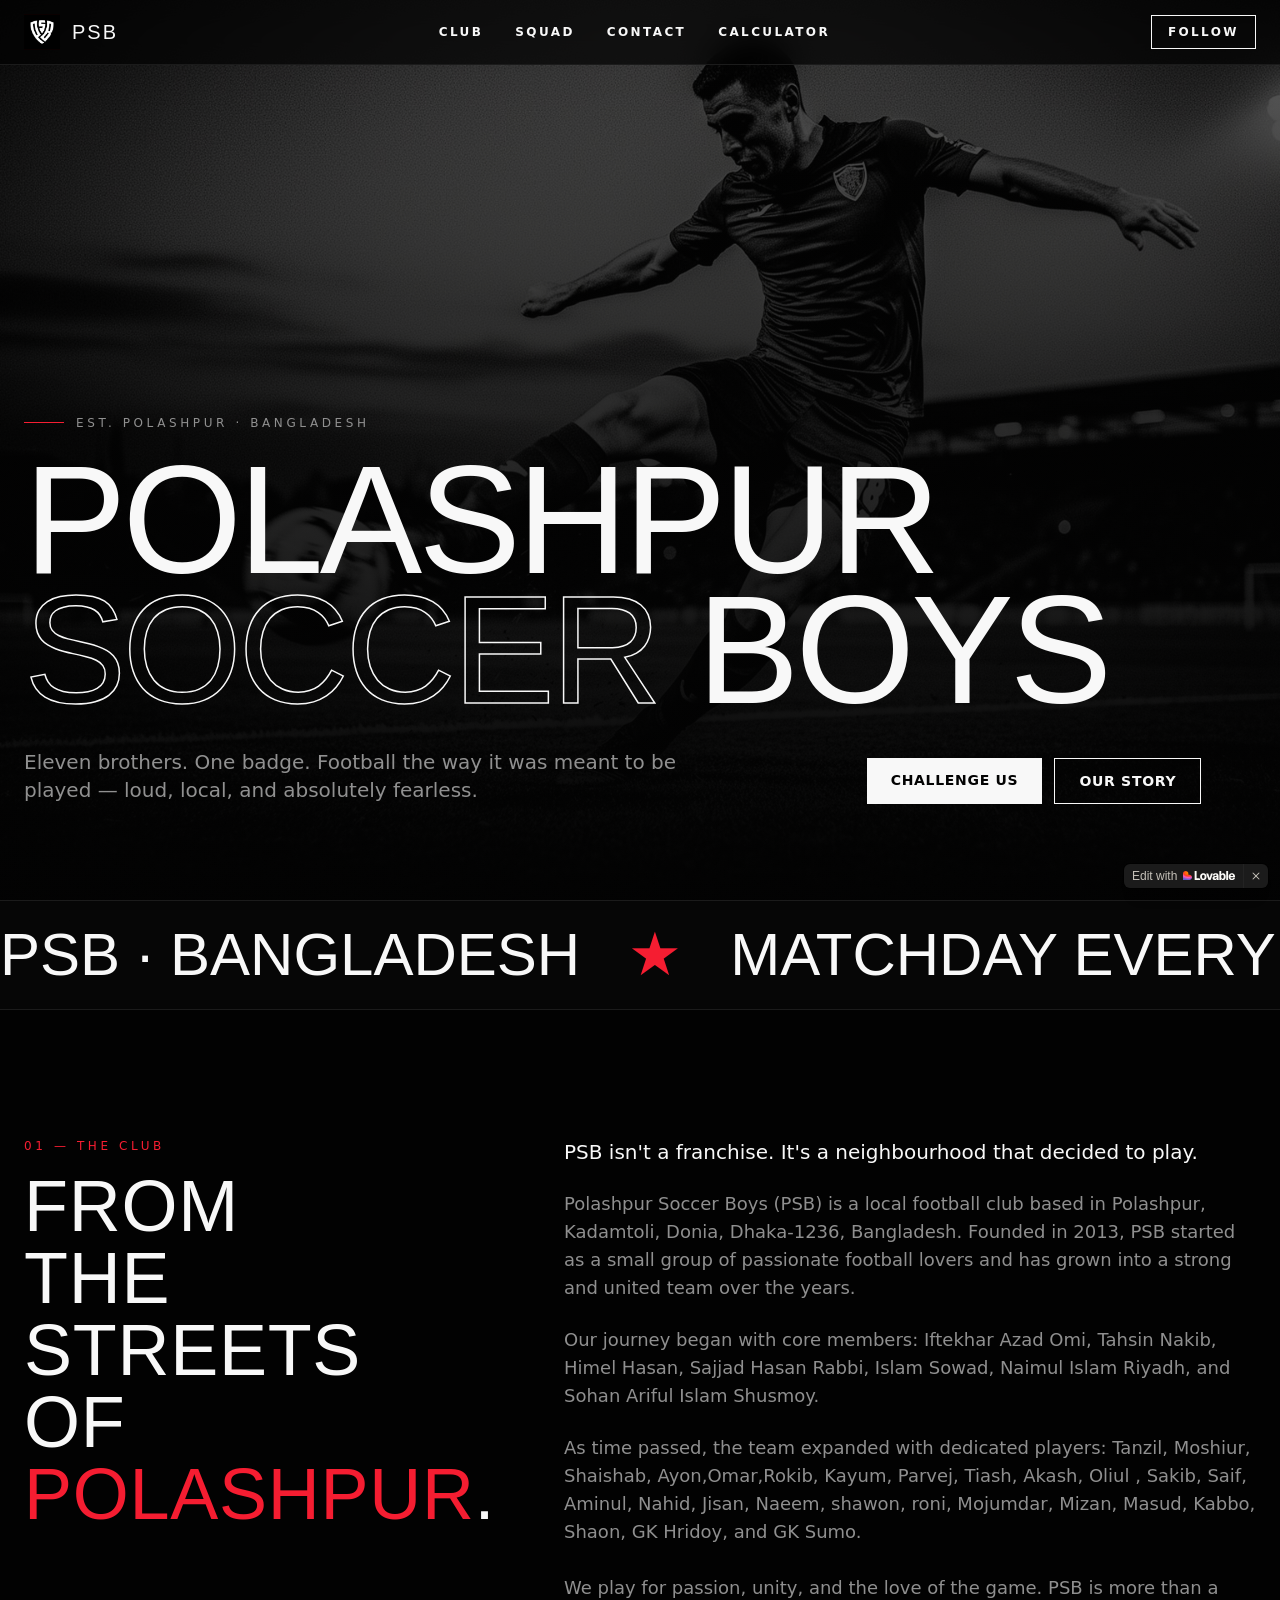
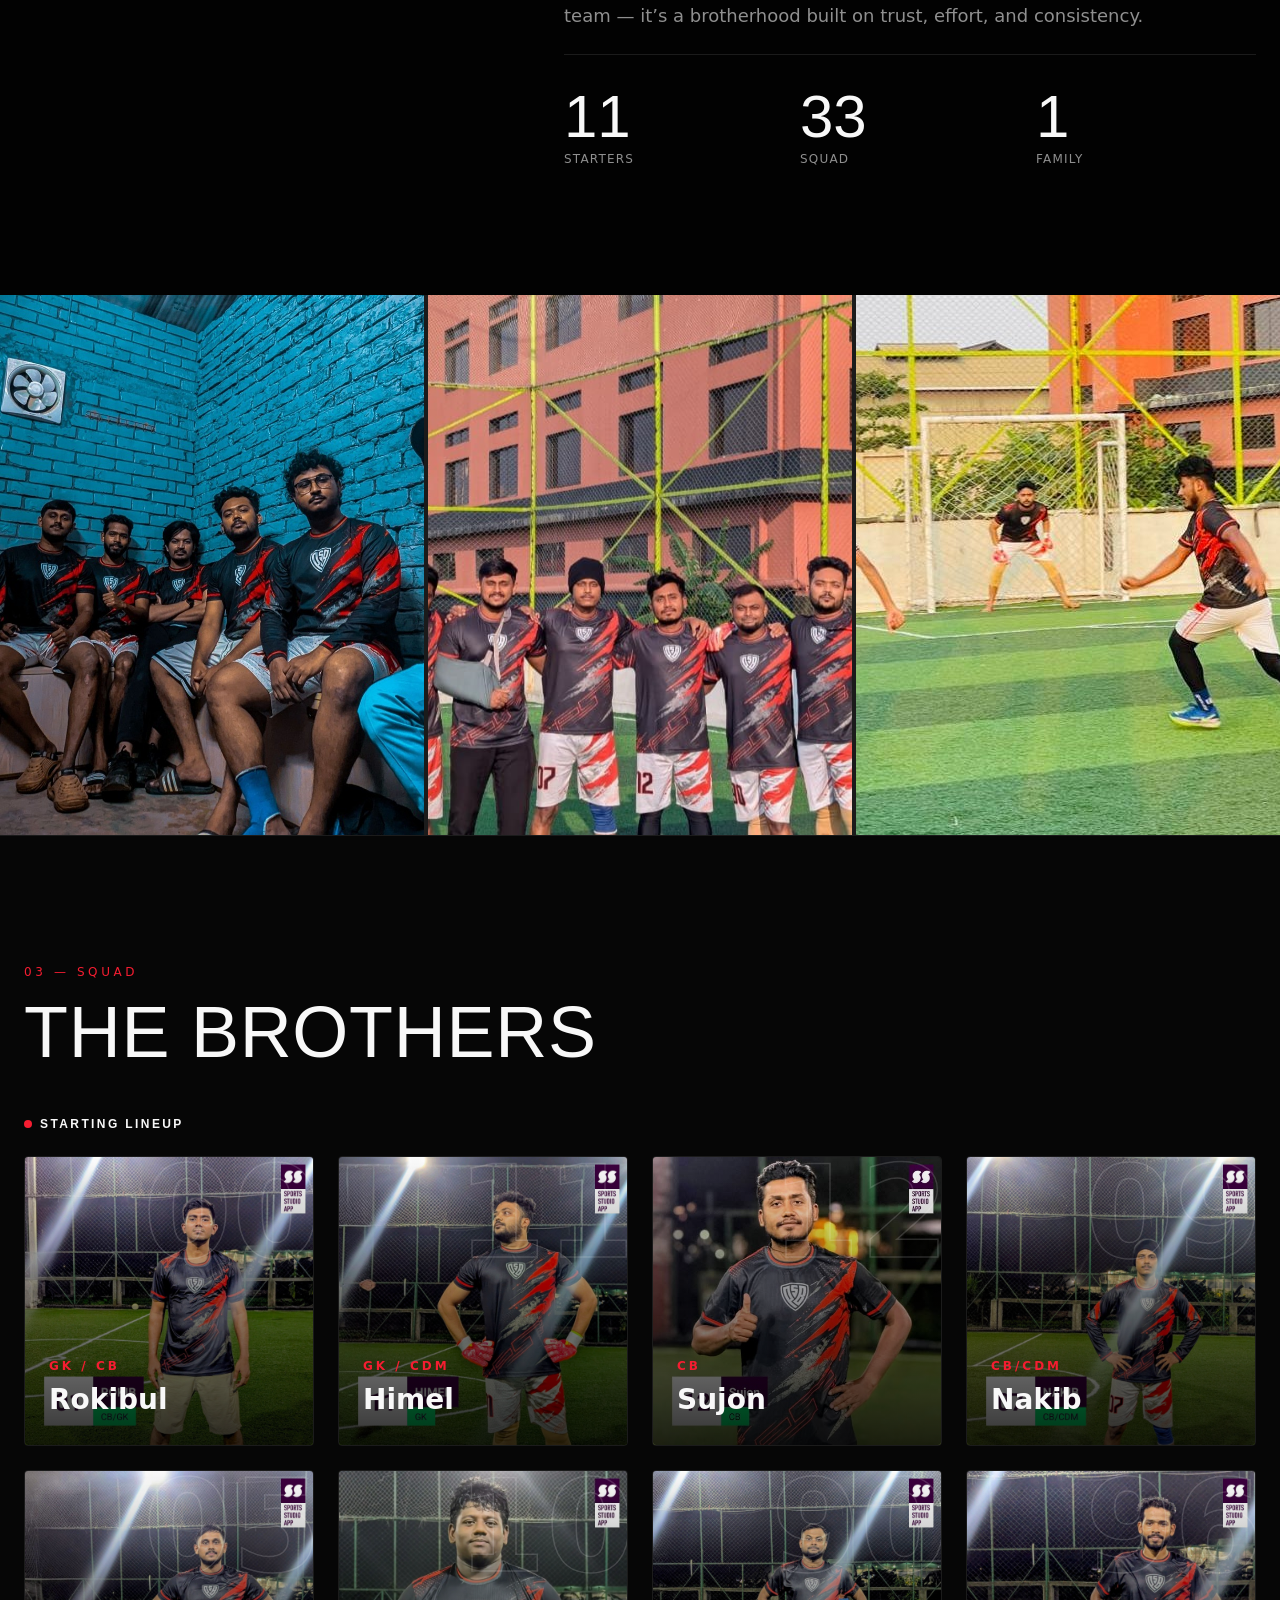
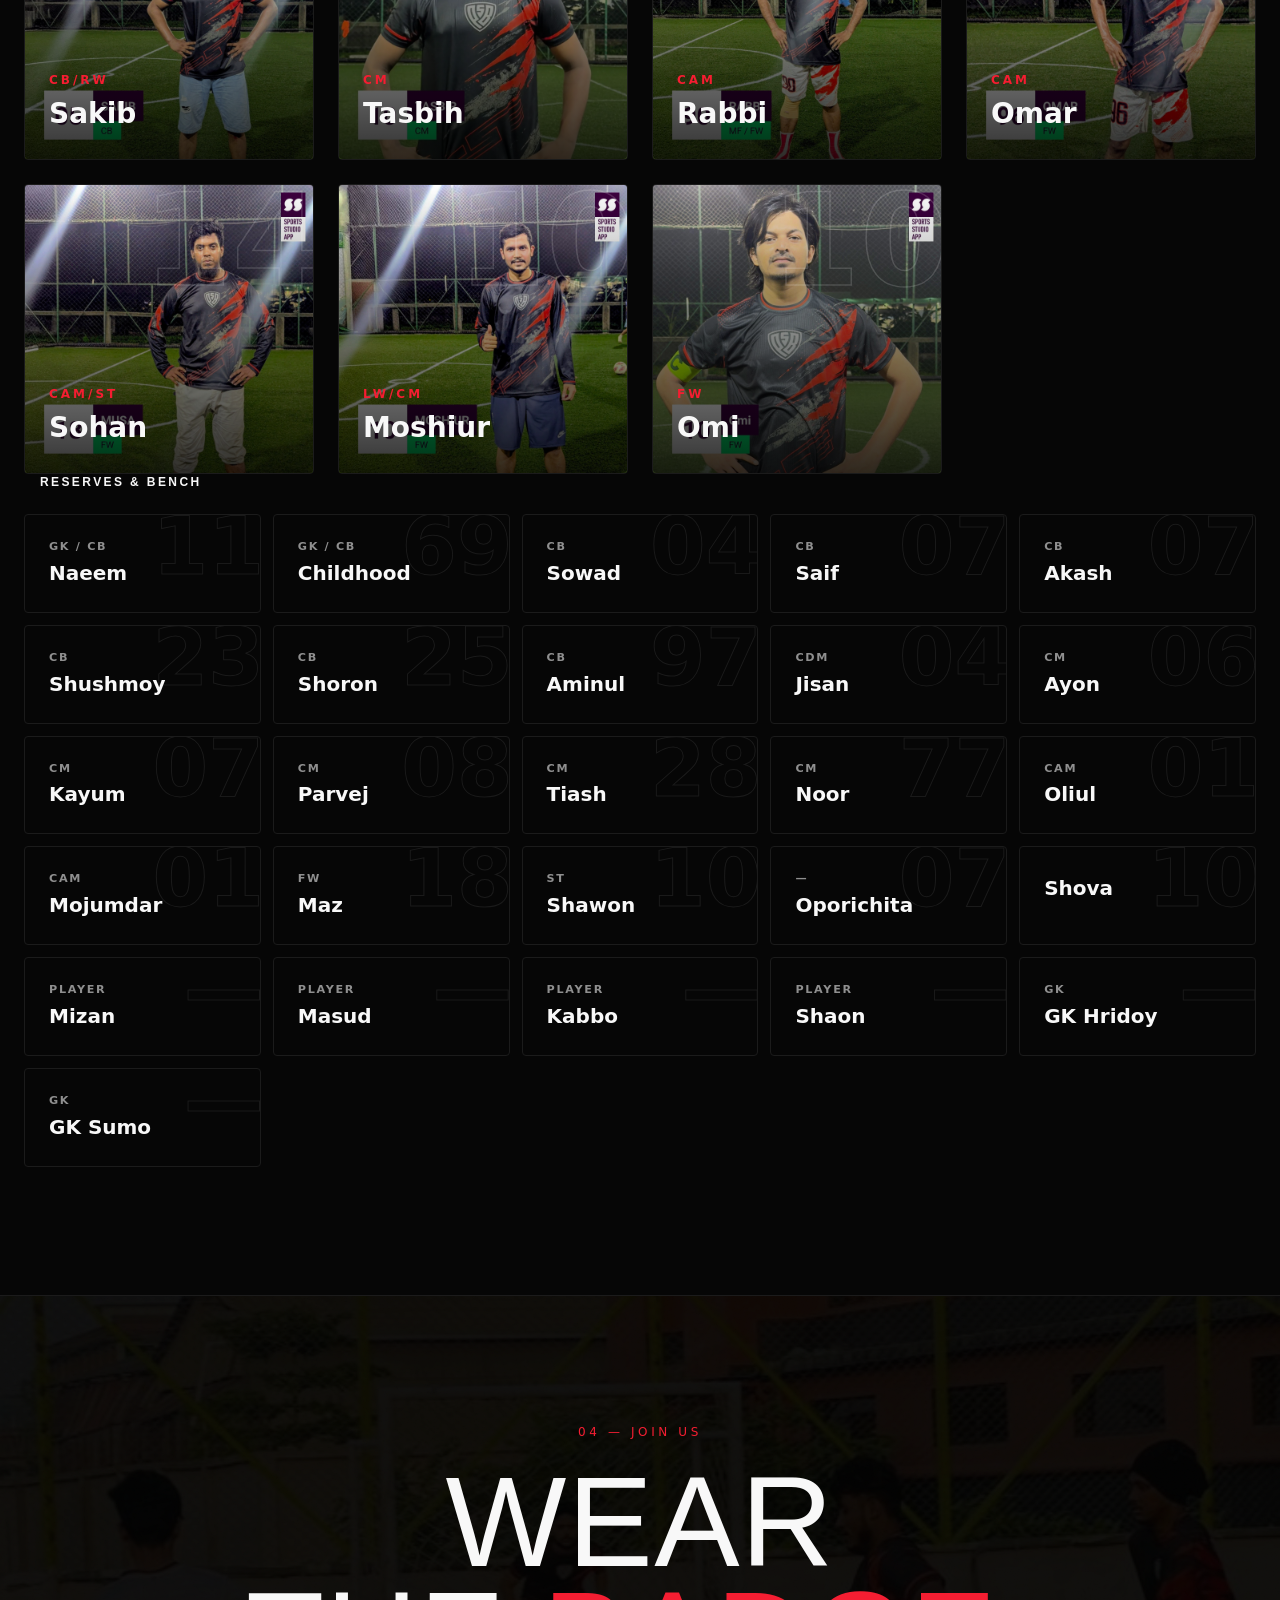
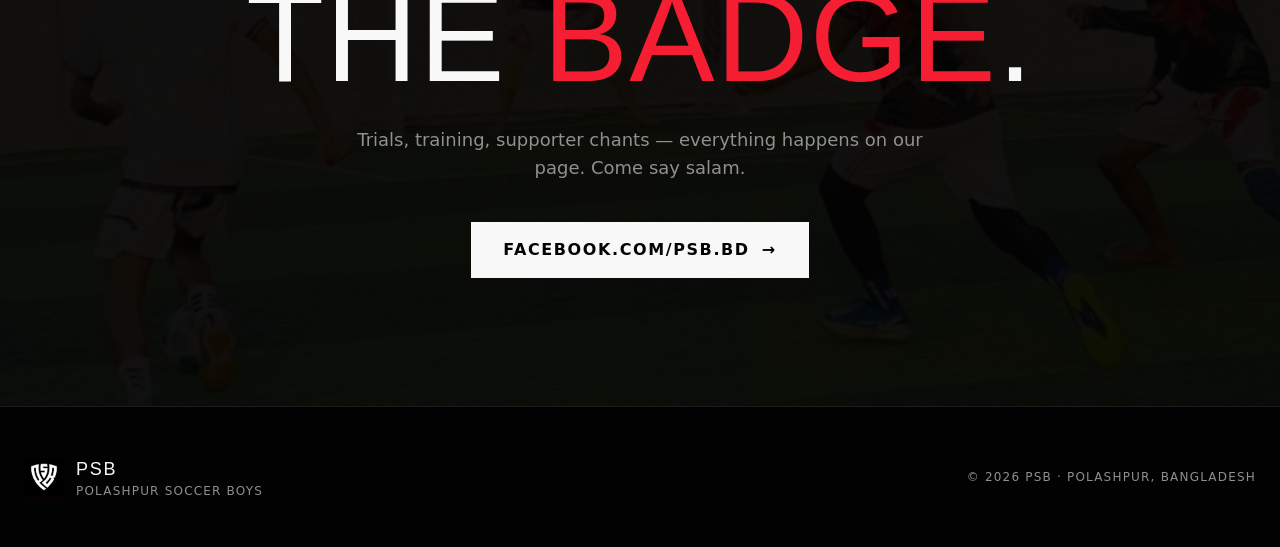
<file: index.html>
<!doctype html>
<!-- saved from url=(0131)#club -->
<html lang="en">
  <head>
    <meta http-equiv="Content-Type" content="text/html; charset=UTF-8" />
    <meta name="viewport" content="width=device-width, initial-scale=1" />
    <link
      rel="preload"
      as="image"
      href="./PSB — Polashpur Soccer Boys_files/psb-logo-67BC0daq.png" />
    <link
      rel="preload"
      as="image"
      href="./PSB — Polashpur Soccer Boys_files/hero-action-BTtTU5n8.jpg" />
    <link
      rel="stylesheet"
      href="./PSB — Polashpur Soccer Boys_files/styles-BU_aEldr.css"
      data-precedence="default" />
    <link
      rel="stylesheet"
      href="./PSB — Polashpur Soccer Boys_files/css2"
      data-precedence="default" />
    <title>PSB — Polashpur Soccer Boys</title>
    <meta name="author" content="Lovable" />
    <meta name="twitter:card" content="summary" />
    <meta name="twitter:site" content="@Lovable" />
    <meta
      name="description"
      content="Polashpur Soccer Boys (PSB) — football born from the streets of Polashpur, Bangladesh. Matches, squad, fixtures and the brotherhood behind the badge." />
    <meta property="og:title" content="PSB — Polashpur Soccer Boys" />
    <meta
      property="og:description"
      content="Football born from the streets of Polashpur, Bangladesh." />
    <meta property="og:type" content="website" />
    <link
      rel="modulepreload"
      href="https://id-preview--91b608c6-3920-46bf-b484-ef6518b02e42.lovable.app/assets/index-BHA5luhE.js" />
    <link
      rel="modulepreload"
      href="https://id-preview--91b608c6-3920-46bf-b484-ef6518b02e42.lovable.app/assets/index-CtsrwDdD.js" />
    <link rel="preconnect" href="https://fonts.googleapis.com/" />
    <link rel="preconnect" href="https://fonts.gstatic.com/" crossorigin="anonymous" />
    <link
      rel="canonical"
      href="https://id-preview--91b608c6-3920-46bf-b484-ef6518b02e42.lovable.app/" />
    <style>
      @font-face {
        font-family: "CameraPlainVariable";
        src: url("https://cdn.gpteng.co/mcp-widgets/v1/fonts/CameraPlainVariable.woff2")
          format("woff2");
        font-weight: 100 900;
        font-style: normal;
        font-display: swap;
      }

      #lovable-badge {
        --badge-bg: #1b1b1b;
        --badge-text: #c5c1b9;
        --badge-text-hover: #dcdad5;
        --badge-radius: 6px;
        --badge-padding: 8px;
        --badge-gap: 6px;
        --badge-shadow:
          0 0 0 1px rgba(0, 0, 0, 0.88), 0 1px 0 0 rgba(0, 0, 0, 0.04),
          0 2px 2px -1px rgba(0, 0, 0, 0.08), 0 4px 4px -2px rgba(0, 0, 0, 0.08),
          0 8px 8px -4px rgba(0, 0, 0, 0.08), 0 16px 16px -8px rgba(0, 0, 0, 0.08);
        --badge-transition-duration: 0.2s;
        --badge-transition-easing: cubic-bezier(0.16, 1, 0.32, 1);
        --focus-color: #575ecf;
        --focus-offset: 2px;
        --focus-width: 2px;

        position: fixed;
        bottom: 12px;
        right: 12px;
        height: 24px;
        display: flex;
        align-items: center;
        z-index: 1000000;
        background-color: var(--badge-bg);
        color: var(--badge-text);
        border-radius: var(--badge-radius);
        box-shadow: var(--badge-shadow);
        font-size: 12px;
        font-family:
          CameraPlainVariable,
          "CameraPlainVariable Fallback",
          -apple-system,
          BlinkMacSystemFont,
          "Segoe UI",
          Roboto,
          sans-serif;
        font-weight: 400 !important;
        text-transform: none !important;
        font-feature-settings: normal !important;
        transform: translateZ(0);
        will-change: transform, opacity;
      }

      #lovable-badge-cta {
        display: flex;
        align-items: center;
        gap: var(--badge-gap);
        padding: 0 var(--badge-padding);
        height: 100%;
        color: inherit;
        text-decoration: none;
        white-space: nowrap;
        border-radius: var(--badge-radius) 0 0 var(--badge-radius);
        transition:
          background-color var(--badge-transition-duration) ease,
          color var(--badge-transition-duration) ease,
          transform 0.1s ease;
      }

      #lovable-badge-cta:hover {
        background: rgba(255, 255, 255, 0.04);
        color: var(--badge-text-hover);
      }

      #lovable-badge-cta:active {
        transform: scale(0.98);
      }

      #lovable-badge-cta:focus {
        outline: none;
      }

      #lovable-badge-cta:focus-visible {
        outline: var(--focus-width) solid var(--focus-color);
        outline-offset: var(--focus-offset);
        z-index: 1;
      }

      #lovable-badge-text {
        line-height: 1;
      }

      #lovable-badge-divider {
        width: 1px;
        height: 24px;
        background-color: rgba(255, 255, 255, 0.04);
        flex-shrink: 0;
      }

      #lovable-badge-close {
        width: 24px;
        height: 24px;
        min-width: 24px;
        min-height: 24px;
        cursor: pointer;
        background: none;
        border: none;
        padding: 0;
        display: flex;
        align-items: center;
        justify-content: center;
        border-radius: 0 var(--badge-radius) var(--badge-radius) 0;
        flex-shrink: 0;
        transition:
          background-color var(--badge-transition-duration) ease,
          transform 0.1s ease;
      }

      #lovable-badge-close:hover {
        background: rgba(255, 255, 255, 0.04);
      }

      #lovable-badge-close:active {
        transform: scale(0.92);
      }

      #lovable-badge-close:focus {
        outline: none;
      }

      #lovable-badge-close:focus-visible {
        outline: var(--focus-width) solid var(--focus-color);
        outline-offset: calc(var(--focus-offset) * -1);
        z-index: 1;
      }

      #lovable-badge-close svg path {
        fill: var(--badge-text);
        transition: fill var(--badge-transition-duration) ease;
      }

      #lovable-badge-close:hover svg path {
        fill: var(--badge-text-hover);
      }

      @media (prefers-reduced-motion: reduce) {
        #lovable-badge-cta,
        #lovable-badge-close,
        #lovable-badge-close svg path {
          transition: none;
        }

        #lovable-badge-cta:active,
        #lovable-badge-close:active {
          transform: none;
        }
      }

      @media (prefers-contrast: high) {
        #lovable-badge {
          --badge-bg: #000;
          --badge-text: #fff;
          --badge-text-hover: #fff;
          border: 2px solid currentColor;
        }

        #lovable-badge-cta:focus-visible,
        #lovable-badge-close:focus-visible {
          outline-width: 3px;
        }
      }

      /* Custom Squad Styles */
      .player-grid {
        display: grid;
        grid-template-columns: repeat(auto-fill, minmax(280px, 1fr));
        gap: 16px;
      }
      @media (min-width: 640px) {
        .player-grid {
          gap: 24px;
        }
      }
      .player-card {
        position: relative;
        overflow: hidden;
        aspect-ratio: 1 / 1;
        background-color: var(--card);
        border: 1px solid var(--border);
        border-radius: 4px;
        cursor: pointer;
        display: flex;
        flex-direction: column;
        justify-content: flex-end;
      }
      .player-card img {
        position: absolute;
        inset: 0;
        width: 100%;
        height: 100%;
        object-fit: cover;
        transition: transform 0.8s cubic-bezier(0.16, 1, 0.32, 1);
        z-index: 1;
      }
      .player-card:hover img {
        transform: scale(1.06);
      }
      .player-card::after {
        content: "";
        position: absolute;
        inset: 0;
        background: linear-gradient(
          to top,
          rgba(0, 0, 0, 0.95) 0%,
          rgba(0, 0, 0, 0.4) 60%,
          transparent 100%
        );
        opacity: 0.85;
        z-index: 2;
        transition: opacity 0.3s ease;
      }
      .player-card:hover::after {
        opacity: 0.92;
      }
      .player-card-number {
        font-family: inherit;
        font-size: 8rem;
        font-weight: 900;
        line-height: 1;
        position: absolute;
        top: -0.5rem;
        right: -0.5rem;
        opacity: 0.15;
        -webkit-text-stroke: 1.5px #fff;
        color: transparent;
        z-index: 3;
        transition: all 0.5s cubic-bezier(0.16, 1, 0.32, 1);
        pointer-events: none;
      }
      .player-card:hover .player-card-number {
        opacity: 0.65;
        color: var(--accent);
        -webkit-text-stroke: 1.5px var(--accent);
        transform: translate(-4px, 4px);
      }
      .player-card-info {
        position: relative;
        padding: 24px;
        z-index: 4;
        width: 100%;
      }
      .player-card-position {
        font-size: 0.75rem;
        font-weight: 700;
        text-transform: uppercase;
        letter-spacing: 0.25em;
        color: var(--accent);
        transition: color 0.3s ease;
      }
      .player-card-name {
        font-size: 1.75rem;
        font-weight: 700;
        color: var(--foreground);
        margin-top: 4px;
        transition: color 0.3s ease;
      }
      .player-card:hover .player-card-name {
        color: var(--accent);
      }

      /* Bench Grid Styling */
      .bench-grid {
        display: grid;
        grid-template-columns: repeat(auto-fill, minmax(220px, 1fr));
        gap: 12px;
      }
      .bench-card {
        background-color: var(--card);
        border: 1px solid var(--border);
        padding: 24px;
        position: relative;
        overflow: hidden;
        border-radius: 4px;
        transition:
          background-color 0.3s ease,
          border-color 0.3s ease;
        cursor: pointer;
      }
      .bench-card:hover {
        background-color: var(--background);
        border-color: var(--accent);
      }
      .bench-card-number {
        font-size: 5rem;
        font-weight: 900;
        line-height: 1;
        position: absolute;
        top: -0.5rem;
        right: -0.25rem;
        opacity: 0.08;
        -webkit-text-stroke: 1px #fff;
        color: transparent;
        transition: all 0.3s ease;
        pointer-events: none;
      }
      .bench-card:hover .bench-card-number {
        opacity: 0.4;
        color: var(--accent);
        -webkit-text-stroke: 1px var(--accent);
      }
      .bench-card-info {
        position: relative;
        z-index: 2;
      }
      .bench-card-position {
        font-size: 0.7rem;
        font-weight: 600;
        text-transform: uppercase;
        letter-spacing: 0.15em;
        color: var(--muted-foreground);
        transition: color 0.3s ease;
      }
      .bench-card:hover .bench-card-position {
        color: var(--accent);
      }
      .bench-card-name {
        font-size: 1.25rem;
        font-weight: 700;
        margin-top: 2px;
        color: var(--foreground);
        transition: color 0.3s ease;
      }
      .bench-card:hover .bench-card-name {
        color: var(--accent);
      }

      /* Mobile Menu Button & Drawer */
      #mobile-menu-btn {
        display: none;
        flex-direction: column;
        justify-content: space-between;
        width: 24px;
        height: 16px;
        background: transparent;
        border: none;
        cursor: pointer;
        padding: 0;
        z-index: 100;
      }
      #mobile-menu-btn span {
        display: block;
        width: 100%;
        height: 2px;
        background-color: var(--foreground);
        transition: transform 0.3s ease, opacity 0.3s ease;
      }
      #mobile-menu-btn.active span:nth-child(1) {
        transform: translateY(7px) rotate(45deg);
      }
      #mobile-menu-btn.active span:nth-child(2) {
        opacity: 0;
      }
      #mobile-menu-btn.active span:nth-child(3) {
        transform: translateY(-7px) rotate(-45deg);
      }
      
      #mobile-menu-drawer {
        position: fixed;
        inset: 0;
        background-color: rgba(8, 8, 10, 0.98);
        backdrop-filter: blur(20px);
        -webkit-backdrop-filter: blur(20px);
        z-index: 90;
        display: flex;
        flex-direction: column;
        justify-content: center;
        align-items: center;
        opacity: 0;
        pointer-events: none;
        transition: opacity 0.3s ease;
      }
      #mobile-menu-drawer.active {
        opacity: 1;
        pointer-events: auto;
      }
      #mobile-menu-drawer nav {
        display: flex;
        flex-direction: column;
        align-items: center;
        gap: 24px;
      }
      #mobile-menu-drawer nav a {
        font-family: inherit;
        font-size: 2.25rem;
        font-weight: 700;
        text-transform: uppercase;
        letter-spacing: 0.15em;
        text-decoration: none;
        color: var(--foreground);
        transition: color 0.3s ease;
      }
      #mobile-menu-drawer nav a:hover {
        color: var(--accent);
      }
      
      @media (max-width: 767px) {
        #mobile-menu-btn {
          display: flex;
        }
      }
    </style>
    <meta name="twitter:title" content="PSB — Polashpur Soccer Boys" />
    <meta
      name="twitter:description"
      content="Football born from the streets of Polashpur, Bangladesh." />
    <meta
      property="og:image"
      content="https://pub-bb2e103a32db4e198524a2e9ed8f35b4.r2.dev/1128fd66-a295-4342-b4fe-37af04469e18/id-preview-1e6e2269--91b608c6-3920-46bf-b484-ef6518b02e42.lovable.app-1780293743636.png" />
    <meta
      name="twitter:image"
      content="https://pub-bb2e103a32db4e198524a2e9ed8f35b4.r2.dev/1128fd66-a295-4342-b4fe-37af04469e18/id-preview-1e6e2269--91b608c6-3920-46bf-b484-ef6518b02e42.lovable.app-1780293743636.png" />
    <link
      rel="stylesheet"
      href="chrome-extension://f4117f8a-6a7b-4f2e-b6c1-9ade6cb45b6c/app/content-style.css" />
  </head>
  <body>
    <!--$-->
    <div class="min-h-screen bg-background text-foreground overflow-x-hidden">
      <header
        class="fixed top-0 inset-x-0 z-50 backdrop-blur-md bg-background/70 border-b border-border">
        <div class="max-w-[1400px] mx-auto px-6 h-16 flex items-center justify-between">
          <a href="#top" class="flex items-center gap-3"
            ><img
              src="./PSB — Polashpur Soccer Boys_files/psb-logo-67BC0daq.png"
              alt="PSB"
              class="h-9 w-9 invert-0" /><span class="font-display text-xl tracking-widest"
              >PSB</span
            ></a
          >
          <nav
            class="hidden md:flex items-center gap-8 text-xs font-semibold uppercase tracking-[0.2em]">
            <a href="#club" class="hover:text-accent transition">Club</a
            ><a href="#squad" class="hover:text-accent transition">Squad</a
            ><a href="#contact" class="hover:text-accent transition">Contact</a
            ><a href="calculator.html" class="hover:text-accent transition">Calculator</a>
          </nav>
          <a
            href="https://www.facebook.com/psb.bd"
            target="_blank"
            rel="noreferrer"
            class="hidden sm:inline-flex items-center gap-2 text-xs font-bold uppercase tracking-[0.2em] border border-foreground px-4 py-2 hover:bg-foreground hover:text-primary-foreground transition"
            >Follow</a
          >
          <!-- Hamburger Button (mobile only) -->
          <button id="mobile-menu-btn" class="md:hidden flex flex-col justify-between w-6 h-4 bg-transparent border-none cursor-pointer z-[100]" aria-label="Toggle Navigation">
            <span class="w-full h-0.5 bg-foreground transition-all duration-300"></span>
            <span class="w-full h-0.5 bg-foreground transition-all duration-300"></span>
            <span class="w-full h-0.5 bg-foreground transition-all duration-300"></span>
          </button>
        </div>
      </header>
      
      <!-- Mobile Menu Drawer -->
      <div id="mobile-menu-drawer" class="fixed inset-0 bg-background/95 backdrop-blur-lg z-40 flex flex-col justify-center items-center gap-8 transition-all duration-300 opacity-0 pointer-events-none">
        <nav class="flex flex-col items-center gap-8 text-2xl font-display tracking-widest">
          <a href="#club" class="hover:text-accent transition">Club</a>
          <a href="#squad" class="hover:text-accent transition">Squad</a>
          <a href="#contact" class="hover:text-accent transition">Contact</a>
          <a href="calculator.html" class="hover:text-accent transition">Calculator</a>
          <a href="https://www.facebook.com/psb.bd" target="_blank" rel="noreferrer" class="mt-4 inline-block text-sm font-bold uppercase tracking-[0.2em] border border-foreground px-8 py-3 hover:bg-foreground hover:text-primary-foreground transition">Follow</a>
        </nav>
      </div>
      <section id="top" class="relative min-h-screen flex items-end pt-16 grain">
        <img
          src="./PSB — Polashpur Soccer Boys_files/hero-action-BTtTU5n8.jpg"
          alt=""
          class="absolute inset-0 w-full h-full object-cover opacity-50"
          width="1600"
          height="1200" />
        <div
          class="absolute inset-0 bg-gradient-to-t from-background via-background/70 to-background/30"></div>
        <div class="relative max-w-[1400px] mx-auto px-6 pb-16 md:pb-24 w-full">
          <div
            class="flex items-center gap-3 text-xs uppercase tracking-[0.3em] text-muted-foreground mb-6">
            <span class="h-px w-10 bg-accent"></span>Est. Polashpur · Bangladesh
          </div>
          <h1 class="font-display text-[18vw] md:text-[12vw] leading-[0.85] tracking-tight">
            POLASHPUR <br /><span class="text-stroke">SOCCER</span> BOYS
          </h1>
          <div class="mt-8 grid md:grid-cols-3 gap-8 items-end">
            <p class="md:col-span-2 text-lg md:text-xl text-muted-foreground max-w-2xl">
              Eleven brothers. One badge. Football the way it was meant to be played — loud, local,
              and absolutely fearless.
            </p>
            <div class="flex gap-3">
              <a
                href="https://wa.me/8801516150533?text=Salam!%20We%20want%20to%20challenge%20PSB%20to%20a%20match!"
                target="_blank"
                rel="noreferrer"
                class="bg-foreground text-primary-foreground px-6 py-3 text-sm font-bold uppercase tracking-wider hover:bg-accent hover:text-accent-foreground transition"
                >Challenge Us</a
              ><a
                href="#club"
                class="border border-foreground px-6 py-3 text-sm font-bold uppercase tracking-wider hover:bg-foreground hover:text-primary-foreground transition"
                >Our Story</a
              >
            </div>
          </div>
        </div>
      </section>
      <div class="border-y border-border py-6 overflow-hidden bg-card">
        <div class="marquee flex gap-12 whitespace-nowrap font-display text-4xl md:text-6xl">
          <div class="flex gap-12 items-center shrink-0">
            <span class="">PSB · BANGLADESH</span><span class="text-accent">★</span
            ><span class="">MATCHDAY EVERY SATURDAY</span><span class="text-accent">★</span
            ><span class="">POLASHPUR PRIDE</span><span class="text-accent">★</span
            ><span class="">SINCE DAY ONE</span><span class="text-accent">★</span>
          </div>
          <div class="flex gap-12 items-center shrink-0">
            <span class="">PSB · BANGLADESH</span><span class="text-accent">★</span
            ><span class="">MATCHDAY EVERY SATURDAY</span><span class="text-accent">★</span
            ><span class="">POLASHPUR PRIDE</span><span class="text-accent">★</span
            ><span class="">SINCE DAY ONE</span><span class="text-accent">★</span>
          </div>
        </div>
      </div>
      <section id="club" class="max-w-[1400px] mx-auto px-6 py-24 md:py-32">
        <div class="grid md:grid-cols-12 gap-8 md:gap-16">
          <div class="md:col-span-5">
            <div class="text-xs uppercase tracking-[0.3em] text-accent mb-4">01 — The Club</div>
            <h2 class="font-display text-5xl md:text-7xl leading-none">
              FROM <br />
              THE STREETS <br />
              OF <span class="text-accent">POLASHPUR</span>.
            </h2>
          </div>
          <div class="md:col-span-7 space-y-6 text-muted-foreground text-lg">
            <p class="text-foreground text-xl">
              PSB isn't a franchise. It's a neighbourhood that decided to play.
            </p>
            <p>
              Polashpur Soccer Boys (PSB) is a local football club based in Polashpur, Kadamtoli,
              Donia, Dhaka-1236, Bangladesh. Founded in 2013, PSB started as a small group of
              passionate football lovers and has grown into a strong and united team over the years.
            </p>
            <p>
              Our journey began with core members: Iftekhar Azad Omi, Tahsin Nakib, Himel Hasan,
              Sajjad Hasan Rabbi, Islam Sowad, Naimul Islam Riyadh, and Sohan Ariful Islam Shusmoy.
            </p>

            <p>
              As time passed, the team expanded with dedicated players: Tanzil, Moshiur, Shaishab,
              Ayon,Omar,Rokib, Kayum, Parvej, Tiash, Akash, Oliul , Sakib, Saif, Aminul, Nahid,
              Jisan, Naeem, shawon, roni, Mojumdar, Mizan, Masud, Kabbo, Shaon, GK Hridoy, and GK Sumo.
              <br /><br />
              We play for passion, unity, and the love of the game. PSB is more than a team — it’s a
              brotherhood built on trust, effort, and consistency.
            </p>
            <div class="grid grid-cols-3 gap-4 pt-8 border-t border-border">
              <div>
                <div class="font-display text-5xl md:text-6xl text-foreground">11</div>
                <div class="text-xs uppercase tracking-widest text-muted-foreground mt-1">
                  Starters
                </div>
              </div>
              <div>
                <div class="font-display text-5xl md:text-6xl text-foreground">33</div>
                <div class="text-xs uppercase tracking-widest text-muted-foreground mt-1">
                  Squad
                </div>
              </div>
              <div>
                <div class="font-display text-5xl md:text-6xl text-foreground">1</div>
                <div class="text-xs uppercase tracking-widest text-muted-foreground mt-1">
                  Family
                </div>
              </div>
            </div>
          </div>
        </div>
      </section>
      <section class="grid md:grid-cols-3 gap-1 bg-border">
        <img
          src="./PSB — Polashpur Soccer Boys_files/team-huddle-B8u_uilx.jpg"
          alt="Team huddle"
          loading="lazy"
          width="1200"
          height="900"
          class="w-full h-[60vh] object-cover" /><img
          src="./PSB — Polashpur Soccer Boys_files/cleats-nlrKn9gi.jpg"
          alt="Cleats on the pitch"
          loading="lazy"
          width="1000"
          height="1200"
          class="w-full h-[60vh] object-cover" /><img
          src="./PSB — Polashpur Soccer Boys_files/ball-night-D55m0Zv7.jpg"
          alt="Ball under floodlights"
          loading="lazy"
          width="1200"
          height="800"
          class="w-full h-[60vh] object-cover" />
      </section>
      <section id="squad" class="bg-card border-y border-border">
        <div class="max-w-[1400px] mx-auto px-6 py-24 md:py-32">
          <div class="mb-12">
            <div class="text-xs uppercase tracking-[0.3em] text-accent mb-4">03 — Squad</div>
            <h2 class="font-display text-5xl md:text-7xl leading-none">THE BROTHERS</h2>
          </div>

          <!-- Starting XI Section -->
          <div class="mb-16">
            <h3
              class="text-xs uppercase tracking-[0.2em] text-accent/80 font-bold mb-6 flex items-center gap-2">
              <span class="inline-block w-2 h-2 bg-accent rounded-full"></span>
              Starting Lineup
            </h3>
            <div class="player-grid">
              <div class="player-card">
                <img src="./players/Rokibul.jpg" alt="Rokibul" loading="lazy" />
                <div class="player-card-number">00</div>
                <div class="player-card-info">
                  <div class="player-card-position">GK / CB</div>
                  <div class="player-card-name">Rokibul</div>
                </div>
              </div>
              <div class="player-card">
                <img src="./players/Himel.jpg" alt="Himel" loading="lazy" />
                <div class="player-card-number">11</div>
                <div class="player-card-info">
                  <div class="player-card-position">GK / CDM</div>
                  <div class="player-card-name">Himel</div>
                </div>
              </div>
              <div class="player-card">
                <img src="./players/sujon.jpg" alt="Sujon" loading="lazy" />
                <div class="player-card-number">12</div>
                <div class="player-card-info">
                  <div class="player-card-position">CB</div>
                  <div class="player-card-name">Sujon</div>
                </div>
              </div>
              <div class="player-card">
                <img src="./players/nakib.jpg" alt="Nakib" loading="lazy" />
                <div class="player-card-number">09</div>
                <div class="player-card-info">
                  <div class="player-card-position">CB/CDM</div>
                  <div class="player-card-name">Nakib</div>
                </div>
              </div>
              <div class="player-card">
                <img src="./players/Sakib.jpg" alt="Sakib" loading="lazy" />
                <div class="player-card-number">05</div>
                <div class="player-card-info">
                  <div class="player-card-position">CB/RW</div>
                  <div class="player-card-name">Sakib</div>
                </div>
              </div>
              <div class="player-card">
                <img src="./players/tasbih.webp" alt="Tasbih" loading="lazy" />
                <div class="player-card-number">10</div>
                <div class="player-card-info">
                  <div class="player-card-position">CM</div>
                  <div class="player-card-name">Tasbih</div>
                </div>
              </div>
              <div class="player-card">
                <img src="./players/Rabbi.jpg" alt="Rabbi" loading="lazy" />
                <div class="player-card-number">90</div>
                <div class="player-card-info">
                  <div class="player-card-position">CAM</div>
                  <div class="player-card-name">Rabbi</div>
                </div>
              </div>
              <div class="player-card">
                <img src="./players/Omar.jpg" alt="Omar" loading="lazy" />
                <div class="player-card-number">96</div>
                <div class="player-card-info">
                  <div class="player-card-position">CAM</div>
                  <div class="player-card-name">Omar</div>
                </div>
              </div>
              <div class="player-card">
                <img src="./players/Sohan.jpg" alt="Sohan" loading="lazy" />
                <div class="player-card-number">14</div>
                <div class="player-card-info">
                  <div class="player-card-position">CAM/ST</div>
                  <div class="player-card-name">Sohan</div>
                </div>
              </div>
              <div class="player-card">
                <img src="./players/Moshiur.jpg" alt="Moshiur" loading="lazy" />
                <div class="player-card-number">10</div>
                <div class="player-card-info">
                  <div class="player-card-position">LW/CM</div>
                  <div class="player-card-name">Moshiur</div>
                </div>
              </div>

              <div class="player-card">
                <img src="./players/omi.jpg" alt="omi" loading="lazy" />
                <div class="player-card-number">10</div>
                <div class="player-card-info">
                  <div class="player-card-position">FW</div>
                  <div class="player-card-name">Omi</div>
                </div>
              </div>
            </div>
          </div>

          <!-- Bench / Squad Section -->
          <div>
            <h3
              class="text-xs uppercase tracking-[0.2em] text-muted-foreground/80 font-bold mb-6 flex items-center gap-2">
              <span class="inline-block w-2 h-2 bg-muted-foreground/50 rounded-full"></span>
              Reserves & Bench
            </h3>
            <div class="bench-grid">
              <div class="bench-card">
                <div class="bench-card-number">11</div>
                <div class="bench-card-info">
                  <div class="bench-card-position">GK / CB</div>
                  <div class="bench-card-name">Naeem</div>
                </div>
              </div>
              <div class="bench-card">
                <div class="bench-card-number">69</div>
                <div class="bench-card-info">
                  <div class="bench-card-position">GK / CB</div>
                  <div class="bench-card-name">Childhood</div>
                </div>
              </div>
              <div class="bench-card">
                <div class="bench-card-number">04</div>
                <div class="bench-card-info">
                  <div class="bench-card-position">CB</div>
                  <div class="bench-card-name">Sowad</div>
                </div>
              </div>
              <div class="bench-card">
                <div class="bench-card-number">07</div>
                <div class="bench-card-info">
                  <div class="bench-card-position">CB</div>
                  <div class="bench-card-name">Saif</div>
                </div>
              </div>
              <div class="bench-card">
                <div class="bench-card-number">07</div>
                <div class="bench-card-info">
                  <div class="bench-card-position">CB</div>
                  <div class="bench-card-name">Akash</div>
                </div>
              </div>
              <div class="bench-card">
                <div class="bench-card-number">23</div>
                <div class="bench-card-info">
                  <div class="bench-card-position">CB</div>
                  <div class="bench-card-name">Shushmoy</div>
                </div>
              </div>
              <div class="bench-card">
                <div class="bench-card-number">25</div>
                <div class="bench-card-info">
                  <div class="bench-card-position">CB</div>
                  <div class="bench-card-name">Shoron</div>
                </div>
              </div>
              <div class="bench-card">
                <div class="bench-card-number">97</div>
                <div class="bench-card-info">
                  <div class="bench-card-position">CB</div>
                  <div class="bench-card-name">Aminul</div>
                </div>
              </div>

              <div class="bench-card">
                <div class="bench-card-number">04</div>
                <div class="bench-card-info">
                  <div class="bench-card-position">CDM</div>
                  <div class="bench-card-name">Jisan</div>
                </div>
              </div>

              <div class="bench-card">
                <div class="bench-card-number">06</div>
                <div class="bench-card-info">
                  <div class="bench-card-position">CM</div>
                  <div class="bench-card-name">Ayon</div>
                </div>
              </div>
              <div class="bench-card">
                <div class="bench-card-number">07</div>
                <div class="bench-card-info">
                  <div class="bench-card-position">CM</div>
                  <div class="bench-card-name">Kayum</div>
                </div>
              </div>
              <div class="bench-card">
                <div class="bench-card-number">08</div>
                <div class="bench-card-info">
                  <div class="bench-card-position">CM</div>
                  <div class="bench-card-name">Parvej</div>
                </div>
              </div>
              <div class="bench-card">
                <div class="bench-card-number">28</div>
                <div class="bench-card-info">
                  <div class="bench-card-position">CM</div>
                  <div class="bench-card-name">Tiash</div>
                </div>
              </div>
              <div class="bench-card">
                <div class="bench-card-number">77</div>
                <div class="bench-card-info">
                  <div class="bench-card-position">CM</div>
                  <div class="bench-card-name">Noor</div>
                </div>
              </div>
              <div class="bench-card">
                <div class="bench-card-number">01</div>
                <div class="bench-card-info">
                  <div class="bench-card-position">CAM</div>
                  <div class="bench-card-name">Oliul</div>
                </div>
              </div>
              <div class="bench-card">
                <div class="bench-card-number">01</div>
                <div class="bench-card-info">
                  <div class="bench-card-position">CAM</div>
                  <div class="bench-card-name">Mojumdar</div>
                </div>
              </div>

              <div class="bench-card">
                <div class="bench-card-number">18</div>
                <div class="bench-card-info">
                  <div class="bench-card-position">FW</div>
                  <div class="bench-card-name">Maz</div>
                </div>
              </div>
              <div class="bench-card">
                <div class="bench-card-number">10</div>
                <div class="bench-card-info">
                  <div class="bench-card-position">ST</div>
                  <div class="bench-card-name">Shawon</div>
                </div>
              </div>
              <div class="bench-card">
                <div class="bench-card-number">07</div>
                <div class="bench-card-info">
                  <div class="bench-card-position">—</div>
                  <div class="bench-card-name">Oporichita</div>
                </div>
              </div>
              <div class="bench-card">
                <div class="bench-card-number">10</div>
                <div class="bench-card-info">
                  <div class="bench-card-position"></div>
                  <div class="bench-card-name">Shova</div>
                </div>
              </div>
              <div class="bench-card">
                <div class="bench-card-number">—</div>
                <div class="bench-card-info">
                  <div class="bench-card-position">Player</div>
                  <div class="bench-card-name">Mizan</div>
                </div>
              </div>
              <div class="bench-card">
                <div class="bench-card-number">—</div>
                <div class="bench-card-info">
                  <div class="bench-card-position">Player</div>
                  <div class="bench-card-name">Masud</div>
                </div>
              </div>
              <div class="bench-card">
                <div class="bench-card-number">—</div>
                <div class="bench-card-info">
                  <div class="bench-card-position">Player</div>
                  <div class="bench-card-name">Kabbo</div>
                </div>
              </div>
              <div class="bench-card">
                <div class="bench-card-number">—</div>
                <div class="bench-card-info">
                  <div class="bench-card-position">Player</div>
                  <div class="bench-card-name">Shaon</div>
                </div>
              </div>
              <div class="bench-card">
                <div class="bench-card-number">—</div>
                <div class="bench-card-info">
                  <div class="bench-card-position">GK</div>
                  <div class="bench-card-name">GK Hridoy</div>
                </div>
              </div>
              <div class="bench-card">
                <div class="bench-card-number">—</div>
                <div class="bench-card-info">
                  <div class="bench-card-position">GK</div>
                  <div class="bench-card-name">GK Sumo</div>
                </div>
              </div>
            </div>
          </div>
        </div>
      </section>
      <section id="contact" class="relative grain">
        <img
          src="./PSB — Polashpur Soccer Boys_files/ball-night-D55m0Zv7.jpg"
          alt=""
          class="absolute inset-0 w-full h-full object-cover opacity-20"
          loading="lazy"
          width="1200"
          height="800" />
        <div class="absolute inset-0 bg-background/70"></div>
        <div class="relative max-w-[1400px] mx-auto px-6 py-32 text-center">
          <div class="text-xs uppercase tracking-[0.3em] text-accent mb-6">04 — Join Us</div>
          <h2 class="font-display text-6xl md:text-9xl leading-[0.9]">
            WEAR <br />
            THE <span class="text-accent">BADGE</span>.
          </h2>
          <p class="text-muted-foreground max-w-xl mx-auto mt-8 text-lg">
            Trials, training, supporter chants — everything happens on our page. Come say salam.
          </p>
          <a
            href="https://www.facebook.com/psb.bd"
            target="_blank"
            rel="noreferrer"
            class="inline-flex items-center gap-3 mt-10 bg-foreground text-primary-foreground px-8 py-4 font-bold uppercase tracking-widest hover:bg-accent hover:text-accent-foreground transition"
            >facebook.com/psb.bd<span>→</span></a
          >
        </div>
      </section>
      <footer class="border-t border-border">
        <div
          class="max-w-[1400px] mx-auto px-6 py-12 flex flex-wrap items-center justify-between gap-6">
          <div class="flex items-center gap-3">
            <img
              src="./PSB — Polashpur Soccer Boys_files/psb-logo-67BC0daq.png"
              alt="PSB"
              class="h-10 w-10" />
            <div>
              <div class="font-display text-lg tracking-widest">PSB</div>
              <div class="text-xs uppercase tracking-widest text-muted-foreground">
                Polashpur Soccer Boys
              </div>
            </div>
          </div>
          <div class="text-xs uppercase tracking-widest text-muted-foreground">
            ©
            <!-- -->2026<!-- -->
            PSB · Polashpur, Bangladesh
          </div>
        </div>
      </footer>
    </div>
    <!--/$-->
    <script src="./PSB — Polashpur Soccer Boys_files/lovable.js.download" type="module"></script>
    <aside
      id="lovable-badge"
      role="complementary"
      dir="ltr"
      lang="en"
      aria-label="Edit with Lovable">
      <a
        id="lovable-badge-cta"
        target="_blank"
        href="https://lovable.dev/projects/91b608c6-3920-46bf-b484-ef6518b02e42?utm_source=lovable-badge"
        rel="noopener nofollow"
        aria-label="Edit with Lovable">
        <span id="lovable-badge-text">Edit with</span>
        <svg
          xmlns="http://www.w3.org/2000/svg"
          width="52"
          height="16"
          fill="none"
          viewBox="0 0 52 16">
          <path
            fill="#FCFBF8"
            fill-rule="evenodd"
            d="M20.318 5.25c.643 0 1.206.14 1.69.418a2.81 2.81 0 0 1 1.118 1.191c.266.513.4 1.115.4 1.807s-.134 1.296-.4 1.812a2.81 2.81 0 0 1-1.118 1.193c-.484.278-1.047.418-1.69.418s-1.208-.14-1.695-.418a2.85 2.85 0 0 1-1.125-1.193c-.262-.516-.393-1.12-.393-1.812s.131-1.294.393-1.807a2.848 2.848 0 0 1 1.125-1.191c.487-.279 1.052-.418 1.695-.418Zm0 1.425c-.27 0-.504.076-.7.228-.193.147-.34.37-.443.67-.102.295-.153.66-.153 1.093 0 .435.05.801.153 1.1.102.3.25.524.443.676.196.147.43.22.7.22.27 0 .502-.073.694-.22.193-.152.341-.375.443-.67.103-.299.153-.667.153-1.106 0-.65-.112-1.145-.337-1.481a1.08 1.08 0 0 0-.953-.51ZM32.7 5.25c.61 0 1.127.1 1.549.3.422.197.74.48.953.849.217.368.325.809.325 1.32v2.704c0 .29.02.562.062.812.044.245.108.4.19.466V12h-1.935a5.895 5.895 0 0 1-.105-.684 7.745 7.745 0 0 1-.02-.228 2.293 2.293 0 0 1-.151.203c-.205.242-.47.437-.793.584-.32.143-.685.215-1.094.215-.406 0-.77-.08-1.094-.24a1.845 1.845 0 0 1-.756-.682 1.984 1.984 0 0 1-.27-1.045c0-.606.178-1.069.535-1.388.356-.324.87-.534 1.542-.633l1.125-.16c.225-.032.403-.074.534-.123a.622.622 0 0 0 .288-.196.549.549 0 0 0 .093-.327.65.65 0 0 0-.11-.367.702.702 0 0 0-.32-.27c-.14-.07-.31-.105-.51-.105-.32 0-.576.083-.768.251-.193.164-.298.39-.314.676h-1.923c.016-.434.147-.82.393-1.155.25-.34.596-.604 1.039-.792.442-.189.954-.283 1.535-.283Zm.99 3.498a.98.98 0 0 1-.215.14 2.49 2.49 0 0 1-.584.178l-.473.092c-.315.061-.553.156-.713.283-.155.127-.233.305-.233.534 0 .23.084.412.252.547.168.135.383.203.645.203s.494-.058.694-.173c.201-.118.355-.282.461-.49.11-.21.166-.448.166-.714v-.6Zm4.526-2.375c.065-.125.138-.243.221-.349.197-.25.437-.44.719-.571.282-.135.6-.203.952-.203.528 0 .988.138 1.377.412.389.275.688.67.896 1.186.21.512.314 1.12.314 1.824 0 .7-.107 1.309-.32 1.825-.213.512-.518.906-.915 1.18-.393.275-.854.412-1.383.412-.352 0-.667-.062-.946-.184a1.832 1.832 0 0 1-.7-.554 2.2 2.2 0 0 1-.234-.383V12h-1.843V3h1.862v3.373Zm1.284.296c-.274 0-.51.085-.707.253-.192.163-.338.397-.436.7a3.376 3.376 0 0 0-.148 1.05c0 .406.05.759.148 1.058.098.299.243.53.436.694.197.164.433.246.707.246.279 0 .512-.082.7-.246.193-.164.336-.395.43-.694.099-.3.148-.652.148-1.058 0-.405-.05-.757-.147-1.056-.095-.299-.238-.53-.43-.694a1.015 1.015 0 0 0-.7-.253Zm9.416-1.419c.602 0 1.136.131 1.604.393.466.262.829.643 1.086 1.143.263.5.394 1.097.394 1.794 0 .25-.002.449-.006.596H47.51c.018.288.071.538.164.75a1.3 1.3 0 0 0 .491.596c.214.13.465.196.757.196.319 0 .583-.082.792-.246.209-.167.34-.403.393-.706h1.862a2.48 2.48 0 0 1-.485 1.235 2.54 2.54 0 0 1-1.051.805c-.439.188-.949.283-1.53.283-.655 0-1.225-.125-1.708-.375a2.672 2.672 0 0 1-1.13-1.143c-.267-.508-.4-1.137-.4-1.887 0-.712.14-1.327.418-1.843a2.86 2.86 0 0 1 1.155-1.186c.491-.27 1.051-.405 1.678-.405Zm-.044 1.345c-.274 0-.516.068-.725.203a1.29 1.29 0 0 0-.479.59 2.045 2.045 0 0 0-.132.498h2.562a1.873 1.873 0 0 0-.138-.602 1.061 1.061 0 0 0-.418-.516 1.243 1.243 0 0 0-.67-.173Z"
            clip-rule="evenodd"></path>
          <path
            fill="#FCFBF8"
            d="m26.605 9.995 1.342-4.566h1.924L27.628 12h-2.07l-2.33-6.57h1.98l1.397 4.565Zm-13.013.143h2.256c1.632 0 1.421 1.837 1.418 1.861h-5.603V3h1.93v7.138Zm31.516 1.861h-1.862V3h1.862v8.999Z"></path>
          <path
            fill="url(#a)"
            fill-rule="evenodd"
            d="M2.7 3c1.492 0 2.7 1.192 2.7 2.663v1.012h.9c1.49 0 2.7 1.192 2.7 2.662S7.791 12 6.3 12H0V5.663C0 4.193 1.209 3 2.7 3Z"
            clip-rule="evenodd"></path>
          <defs>
            <radialgradient
              id="a"
              cx="0"
              cy="0"
              r="1"
              gradientTransform="matrix(-1.54236 7.07838 -10.231 -2.15602 4.627 5.022)"
              gradientUnits="userSpaceOnUse">
              <stop offset=".106" stop-color="#FE7B02"></stop>
              <stop offset=".394" stop-color="#FE3F21"></stop>
              <stop offset=".608" stop-color="#F858BC"></stop>
              <stop offset=".929" stop-color="#575ECF"></stop>
            </radialgradient>
          </defs>
        </svg>
      </a>

      <span id="lovable-badge-divider" aria-hidden="true"></span>

      <button id="lovable-badge-close" aria-label="Dismiss" title="Dismiss" type="button">
        <svg
          xmlns="http://www.w3.org/2000/svg"
          width="16"
          height="16"
          fill="none"
          viewBox="0 0 16 16"
          aria-hidden="true">
          <path
            d="M10.646 4.646a.5.5 0 1 1 .707.708L8.707 8l2.646 2.646a.5.5 0 1 1-.707.707L8 8.707l-2.646 2.646a.5.5 0 1 1-.708-.707L7.293 8 4.646 5.354a.5.5 0 1 1 .708-.708L8 7.293l2.646-2.647Z"></path>
        </svg>
      </button>
    </aside>
    <script>
      // Don't show the lovable-badge if the page is in an iframe or if it's being rendered by puppeteer (screenshot service)
      if (window.self !== window.top || navigator.userAgent.includes("puppeteer")) {
        // the page is in an iframe
        var badge = document.getElementById("lovable-badge");
        if (badge) {
          badge.style.display = "none";
        }
      }

      // Add click event listener to close button with animation
      var closeButton = document.getElementById("lovable-badge-close");
      if (closeButton) {
        closeButton.addEventListener("click", function (event) {
          event.preventDefault();
          event.stopPropagation();
          var badge = document.getElementById("lovable-badge");
          if (badge) {
            badge.classList.add("closing");
            setTimeout(function () {
              if (badge) {
                badge.style.display = "none";
              }
            }, 240);
          }
        });
      }
    </script>
    <script>
      // Mobile Menu Toggle
      (function() {
        const menuBtn = document.getElementById('mobile-menu-btn');
        const menuDrawer = document.getElementById('mobile-menu-drawer');
        
        if (menuBtn && menuDrawer) {
          const menuLinks = menuDrawer.querySelectorAll('nav a');
          
          function toggleMenu() {
            const isOpen = menuBtn.classList.contains('active');
            if (isOpen) {
              closeMenu();
            } else {
              openMenu();
            }
          }

          function openMenu() {
            menuBtn.classList.add('active');
            menuDrawer.classList.add('active');
            document.body.style.overflow = 'hidden';
          }

          function closeMenu() {
            menuBtn.classList.remove('active');
            menuDrawer.classList.remove('active');
            document.body.style.overflow = '';
          }

          menuBtn.addEventListener('click', toggleMenu);
          menuLinks.forEach(link => {
            link.addEventListener('click', closeMenu);
          });
        }
      })();
    </script>
  </body>
</html>
</file>
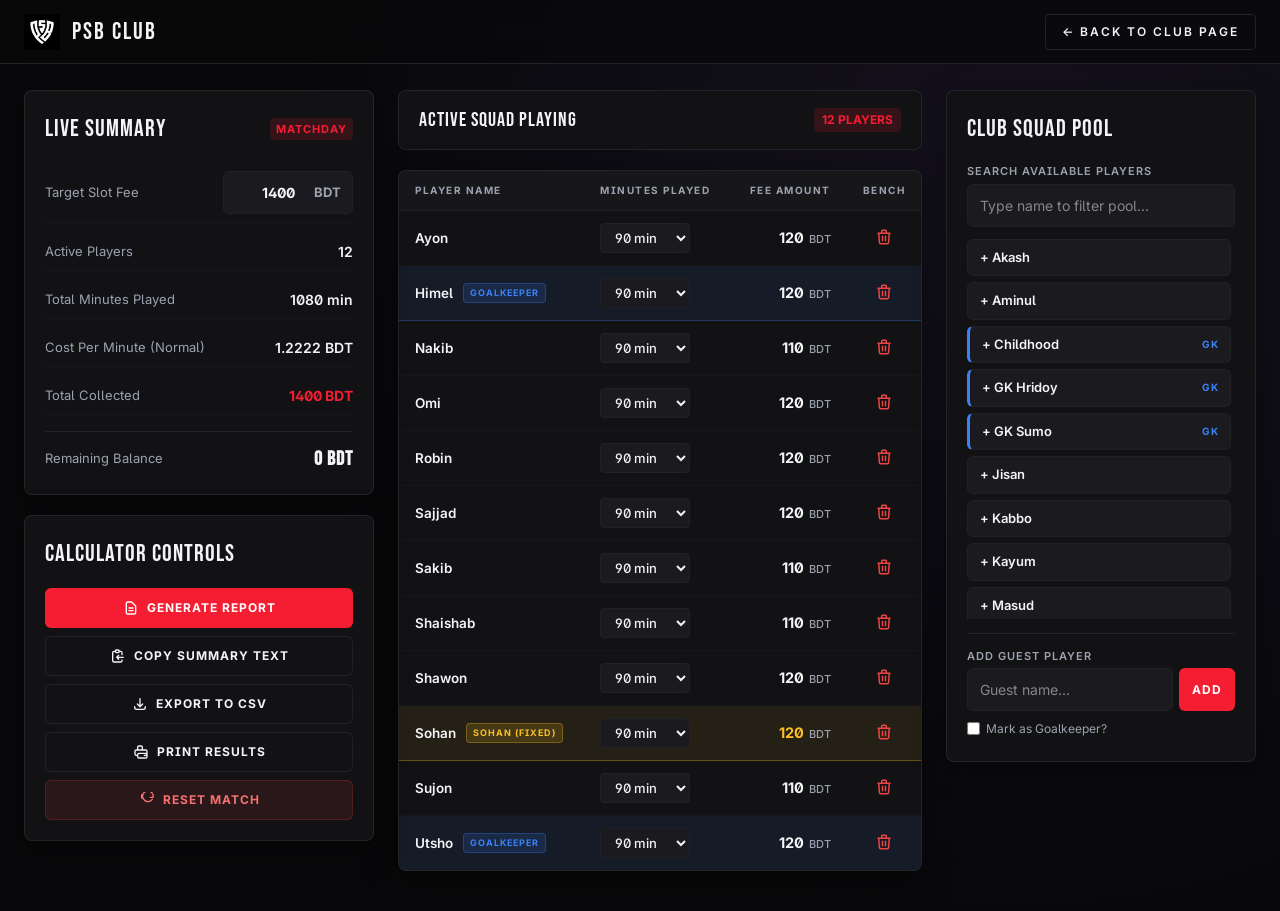
<file: calculator.html>
<!DOCTYPE html>
<html lang="en">
<head>
  <meta charset="UTF-8">
  <meta name="viewport" content="width=device-width, initial-scale=1.0">
  <title>PSB — Match Fee Calculator</title>
  
  <!-- Google Fonts -->
  <link rel="preconnect" href="https://fonts.googleapis.com">
  <link rel="preconnect" href="https://fonts.gstatic.com" crossorigin>
  <link href="https://fonts.googleapis.com/css2?family=Bebas+Neue&family=Inter:wght@300;400;500;600;700&display=swap" rel="stylesheet">
  <!-- Main Club Stylesheet for Shared Theme Variables -->
  <link rel="stylesheet" href="./PSB — Polashpur Soccer Boys_files/styles-BU_aEldr.css" data-precedence="default" />
  
  <style>
    /* Design Tokens */
    :root {
      --background: #08080a;
      --foreground: #f3f4f6;
      --card: #121215;
      --card-border: rgba(255, 255, 255, 0.08);
      
      /* Accent color defined dynamically with fallback to oklch equivalent */
      --accent: oklch(62% .24 25);
      --accent-hover: color-mix(in srgb, var(--accent) 80%, black);
      --accent-muted: color-mix(in srgb, var(--accent) 15%, transparent);
      --card-hover-border: color-mix(in srgb, var(--accent) 40%, transparent);
      
      --border: #222226;
      --input: #1b1b1f;
      
      /* Special Highlights */
      --color-gk: #3b82f6; /* Blue for Goalkeepers */
      --color-gk-bg: rgba(59, 130, 246, 0.08);
      --color-gk-border: rgba(59, 130, 246, 0.3);
      
      --color-sohan: #fbbf24; /* Gold for Sohan */
      --color-sohan-bg: rgba(251, 191, 36, 0.08);
      --color-sohan-border: rgba(251, 191, 36, 0.3);
      
      --color-zero: #9ca3af; /* Gray for 0 mins */
      --color-zero-bg: rgba(156, 163, 175, 0.03);
      --color-zero-border: rgba(156, 163, 175, 0.1);
    }

    /* Reset & Base Styles */
    * {
      box-sizing: border-box;
      margin: 0;
      padding: 0;
    }

    body {
      background-color: var(--background);
      color: var(--foreground);
      font-family: 'Inter', -apple-system, BlinkMacSystemFont, sans-serif;
      min-height: 100vh;
      display: flex;
      flex-direction: column;
      overflow-x: hidden;
      background-image: radial-gradient(circle at 80% 20%, #15111e 0%, var(--background) 60%);
    }

    /* Custom Scrollbar */
    ::-webkit-scrollbar {
      width: 8px;
      height: 8px;
    }
    ::-webkit-scrollbar-track {
      background: #08080a;
    }
    ::-webkit-scrollbar-thumb {
      background: #2b2b35;
      border-radius: 4px;
    }
    ::-webkit-scrollbar-thumb:hover {
      background: var(--accent);
    }

    /* Navigation Header */
    header {
      position: fixed;
      top: 0;
      left: 0;
      right: 0;
      height: 64px;
      background: rgba(8, 8, 10, 0.75);
      backdrop-filter: blur(12px);
      -webkit-backdrop-filter: blur(12px);
      border-bottom: 1px solid var(--border);
      z-index: 100;
    }

    .header-container {
      max-width: 1400px;
      margin: 0 auto;
      padding: 0 24px;
      height: 100%;
      display: flex;
      align-items: center;
      justify-content: space-between;
    }

    .logo-link {
      display: flex;
      align-items: center;
      gap: 12px;
      text-decoration: none;
      color: var(--foreground);
      font-family: 'Bebas Neue', Impact, sans-serif;
      font-size: 24px;
      letter-spacing: 2px;
      transition: opacity 0.2s ease;
    }

    .logo-link:hover {
      opacity: 0.85;
    }

    .logo-img {
      height: 36px;
      width: auto;
    }

    .nav-actions {
      display: flex;
      align-items: center;
      gap: 16px;
    }

    .btn-back {
      font-size: 12px;
      font-weight: 600;
      text-transform: uppercase;
      letter-spacing: 2px;
      color: var(--foreground);
      text-decoration: none;
      padding: 8px 16px;
      border: 1px solid var(--border);
      border-radius: 4px;
      transition: all 0.2s ease;
    }

    .btn-back:hover {
      background-color: var(--foreground);
      color: #000;
      border-color: var(--foreground);
    }

    /* Layout & Main Container */
    main {
      flex: 1;
      max-width: 1400px;
      width: 100%;
      margin: 90px auto 40px;
      padding: 0 24px;
      display: grid;
      grid-template-columns: 1fr;
      gap: 24px;
    }

    @media (min-width: 1024px) {
      main {
        grid-template-columns: 340px 1fr 280px;
      }
    }

    @media (min-width: 1280px) {
      main {
        grid-template-columns: 350px 1fr 310px;
      }
    }

    /* Cards */
    .card {
      background: var(--card);
      border: 1px solid var(--card-border);
      border-radius: 8px;
      padding: 20px;
      box-shadow: 0 8px 32px rgba(0, 0, 0, 0.4);
      height: fit-content;
    }

    .card-title {
      font-family: 'Bebas Neue', Impact, sans-serif;
      font-size: 24px;
      letter-spacing: 1px;
      margin-bottom: 16px;
      color: var(--foreground);
      display: flex;
      align-items: center;
      justify-content: space-between;
      gap: 8px;
    }

    .card-title-badge {
      background-color: var(--accent-muted);
      color: var(--accent);
      font-size: 11px;
      font-family: 'Inter', sans-serif;
      font-weight: 700;
      padding: 3px 6px;
      border-radius: 4px;
      text-transform: uppercase;
      letter-spacing: 1px;
    }

    /* Forms & Inputs */
    .form-group {
      margin-bottom: 12px;
    }

    .form-label {
      display: block;
      font-size: 11px;
      font-weight: 600;
      text-transform: uppercase;
      letter-spacing: 1px;
      color: var(--color-zero);
      margin-bottom: 4px;
    }

    .input-wrapper {
      position: relative;
      display: flex;
      align-items: center;
    }

    .input-currency-suffix {
      position: absolute;
      right: 12px;
      font-weight: 700;
      color: var(--color-zero);
      font-size: 13px;
      pointer-events: none;
    }

    .form-control {
      width: 100%;
      background: var(--input);
      border: 1px solid var(--border);
      color: var(--foreground);
      padding: 10px 12px;
      border-radius: 6px;
      font-size: 14px;
      font-family: inherit;
      transition: all 0.2s ease;
    }

    .form-control:focus {
      outline: none;
      border-color: var(--accent);
      box-shadow: 0 0 0 2px var(--accent-muted);
    }

    /* Live Summary List */
    .summary-list {
      list-style: none;
      display: flex;
      flex-direction: column;
      gap: 10px;
    }

    .summary-item {
      display: flex;
      justify-content: space-between;
      align-items: center;
      padding: 8px 0;
      border-bottom: 1px solid rgba(255, 255, 255, 0.03);
    }

    .summary-item:last-child {
      border-bottom: none;
      padding-bottom: 0;
      margin-top: 6px;
      padding-top: 12px;
      border-top: 1px solid var(--border);
    }

    .summary-label {
      font-size: 13px;
      color: var(--color-zero);
    }

    .summary-value {
      font-weight: 600;
      font-size: 14px;
      color: var(--foreground);
    }

    .summary-value.highlight {
      color: var(--accent);
      font-weight: 700;
    }

    .summary-value.total-bdt {
      font-size: 20px;
      font-family: 'Bebas Neue', Impact, sans-serif;
      letter-spacing: 1px;
      color: var(--foreground);
    }

    /* Actions Panel */
    .controls-wrapper {
      margin-top: 16px;
      display: flex;
      flex-direction: column;
      gap: 8px;
    }

    .btn {
      width: 100%;
      padding: 10px 16px;
      font-size: 12px;
      font-weight: 700;
      text-transform: uppercase;
      letter-spacing: 1px;
      border: 1px solid transparent;
      border-radius: 6px;
      cursor: pointer;
      display: inline-flex;
      align-items: center;
      justify-content: center;
      gap: 8px;
      transition: all 0.2s ease;
    }

    .btn-primary {
      background-color: var(--accent);
      color: #ffffff;
    }

    .btn-primary:hover {
      background-color: var(--accent-hover);
      transform: translateY(-1px);
    }

    .btn-secondary {
      background-color: transparent;
      border-color: var(--border);
      color: var(--foreground);
    }

    .btn-secondary:hover {
      background-color: rgba(255, 255, 255, 0.05);
      border-color: var(--color-zero);
    }

    .btn-danger {
      background-color: rgba(239, 68, 68, 0.1);
      border-color: rgba(239, 68, 68, 0.2);
      color: #f87171;
    }

    .btn-danger:hover {
      background-color: rgba(239, 68, 68, 0.2);
      border-color: rgba(239, 68, 68, 0.4);
    }

    /* Table Styles */
    .table-container {
      background: var(--card);
      border: 1px solid var(--card-border);
      border-radius: 8px;
      overflow-x: auto;
      box-shadow: 0 8px 32px rgba(0, 0, 0, 0.4);
    }

    table {
      width: 100%;
      border-collapse: collapse;
      text-align: left;
      font-size: 13.5px;
    }

    th {
      background-color: rgba(255, 255, 255, 0.02);
      font-size: 10px;
      font-weight: 700;
      text-transform: uppercase;
      letter-spacing: 1.5px;
      color: var(--color-zero);
      padding: 12px 16px;
      border-bottom: 1px solid var(--border);
    }

    td {
      padding: 12px 16px;
      border-bottom: 1px solid rgba(255, 255, 255, 0.02);
      vertical-align: middle;
      transition: background-color 0.2s ease;
    }

    tr:last-child td {
      border-bottom: none;
    }

    tr {
      transition: all 0.2s ease;
    }

    /* Player Highlighting Styles */
    .player-row-gk {
      background-color: var(--color-gk-bg);
    }
    .player-row-gk td {
      border-bottom-color: var(--color-gk-border);
    }
    .player-row-gk:hover {
      background-color: rgba(59, 130, 246, 0.12);
    }
    .badge-gk {
      background-color: rgba(59, 130, 246, 0.15);
      color: var(--color-gk);
      border: 1px solid var(--color-gk-border);
    }

    .player-row-sohan {
      background-color: var(--color-sohan-bg);
    }
    .player-row-sohan td {
      border-bottom-color: var(--color-sohan-border);
    }
    .player-row-sohan:hover {
      background-color: rgba(251, 191, 36, 0.12);
    }
    .badge-sohan {
      background-color: rgba(251, 191, 36, 0.15);
      color: var(--color-sohan);
      border: 1px solid var(--color-sohan-border);
    }

    .player-row-zero {
      background-color: var(--color-zero-bg);
      opacity: 0.5;
    }
    .player-row-zero:hover {
      opacity: 0.8;
      background-color: rgba(255, 255, 255, 0.02);
    }
    .badge-zero {
      background-color: rgba(156, 163, 175, 0.1);
      color: var(--color-zero);
      border: 1px solid var(--color-zero-border);
    }

    .badge-guest {
      background-color: rgba(168, 85, 247, 0.15);
      color: #a855f7;
      border: 1px solid rgba(168, 85, 247, 0.3);
    }

    .badge {
      display: inline-block;
      font-size: 9px;
      font-weight: 700;
      text-transform: uppercase;
      letter-spacing: 1px;
      padding: 2px 6px;
      border-radius: 4px;
      margin-left: 6px;
      vertical-align: middle;
    }

    .player-name-cell {
      font-weight: 600;
      color: var(--foreground);
      display: flex;
      align-items: center;
      gap: 4px;
      flex-wrap: wrap;
    }

    /* Dropdown inside table */
    .minutes-select {
      background: var(--input);
      border: 1px solid var(--border);
      color: var(--foreground);
      padding: 5px 10px;
      border-radius: 4px;
      font-size: 13px;
      font-weight: 500;
      font-family: inherit;
      cursor: pointer;
      width: 90px;
      transition: all 0.2s ease;
    }

    .minutes-select:focus {
      outline: none;
      border-color: var(--accent);
    }

    .fee-cell {
      font-family: 'Inter', monospace;
      font-weight: 700;
      font-size: 14.5px;
      color: var(--foreground);
    }

    .fee-cell.fixed-marker {
      color: var(--color-sohan);
    }

    .fee-cell.capped-marker {
      color: var(--color-gk);
    }

    .btn-remove-player {
      background: transparent;
      border: none;
      color: #ef4444;
      cursor: pointer;
      padding: 4px 6px;
      border-radius: 4px;
      display: inline-flex;
      align-items: center;
      justify-content: center;
      transition: all 0.2s ease;
    }

    .btn-remove-player:hover {
      background-color: rgba(239, 68, 68, 0.1);
    }

    /* Sticky Side Container */
    .sticky-container {
      position: static;
      display: flex;
      flex-direction: column;
      gap: 20px;
    }

    @media (min-width: 1024px) {
      .sticky-container {
        position: sticky;
        top: 88px;
      }
    }

    /* Squad Pool Panel (Right Side) */
    .pool-list {
      display: flex;
      flex-direction: column;
      gap: 6px;
      max-height: 380px;
      overflow-y: auto;
      padding-right: 4px;
      margin-bottom: 12px;
    }

    .pool-player-btn {
      width: 100%;
      text-align: left;
      background: var(--input);
      border: 1px solid var(--border);
      color: var(--foreground);
      padding: 8px 12px;
      border-radius: 6px;
      font-size: 13px;
      font-weight: 600;
      cursor: pointer;
      display: flex;
      justify-content: space-between;
      align-items: center;
      transition: all 0.2s ease;
    }

    .pool-player-btn:hover {
      background-color: var(--accent-muted);
      border-color: var(--accent);
      transform: translateX(2px);
    }

    .pool-player-btn.pool-gk {
      border-left: 3px solid var(--color-gk);
    }

    .pool-player-btn.pool-sohan {
      border-left: 3px solid var(--color-sohan);
    }

    .pool-player-role {
      font-size: 10px;
      font-weight: 700;
      text-transform: uppercase;
      letter-spacing: 0.5px;
      color: var(--color-zero);
    }
    
    .pool-player-btn.pool-gk .pool-player-role {
      color: var(--color-gk);
    }
    .pool-player-btn.pool-sohan .pool-player-role {
      color: var(--color-sohan);
    }

    /* Modal / Report Card styling */
    .modal-overlay {
      position: fixed;
      inset: 0;
      background: rgba(0, 0, 0, 0.8);
      backdrop-filter: blur(8px);
      display: none;
      align-items: center;
      justify-content: center;
      z-index: 200;
      padding: 24px;
    }

    .modal-card {
      background: var(--card);
      border: 1px solid var(--card-border);
      border-radius: 8px;
      max-width: 600px;
      width: 100%;
      padding: 24px;
      box-shadow: 0 20px 50px rgba(0, 0, 0, 0.6);
      display: flex;
      flex-direction: column;
      gap: 16px;
    }

    .modal-header {
      display: flex;
      justify-content: space-between;
      align-items: center;
      border-bottom: 1px solid var(--border);
      padding-bottom: 12px;
    }

    .modal-close {
      background: transparent;
      border: none;
      color: var(--color-zero);
      cursor: pointer;
      font-size: 20px;
      line-height: 1;
      transition: color 0.2s ease;
    }

    .modal-close:hover {
      color: var(--foreground);
    }

    .report-textarea {
      width: 100%;
      height: 250px;
      background: var(--input);
      border: 1px solid var(--border);
      color: var(--foreground);
      font-family: 'Inter', monospace;
      font-size: 13px;
      padding: 16px;
      border-radius: 6px;
      resize: none;
      line-height: 1.6;
    }

    .report-textarea:focus {
      outline: none;
      border-color: var(--accent);
    }

    .toast {
      position: fixed;
      bottom: 24px;
      left: 50%;
      transform: translateX(-50%) translateY(100px);
      background-color: var(--accent);
      color: #fff;
      padding: 12px 24px;
      border-radius: 6px;
      font-size: 13px;
      font-weight: 700;
      text-transform: uppercase;
      letter-spacing: 1px;
      box-shadow: 0 10px 30px rgba(0,0,0,0.5);
      z-index: 300;
      opacity: 0;
      transition: all 0.3s cubic-bezier(0.16, 1, 0.32, 1);
    }

    .toast.show {
      transform: translateX(-50%) translateY(0);
      opacity: 1;
    }

    /* Print-specific stylesheet */
    @media print {
      body {
        background: #ffffff !important;
        color: #000000 !important;
        font-size: 12px;
      }
      
      header, .btn, .filter-bar, .sticky-container .card:last-child, .btn-remove-player, .minutes-select, .pool-container {
        display: none !important;
      }

      main {
        display: block !important;
        margin-top: 20px !important;
        padding: 0 !important;
      }

      .card {
        border: none !important;
        background: transparent !important;
        box-shadow: none !important;
        padding: 0 !important;
        margin-bottom: 30px !important;
      }

      .table-container {
        border: 1px solid #000 !important;
        background: transparent !important;
        box-shadow: none !important;
      }

      table {
        color: #000 !important;
      }

      th {
        background: #f3f4f6 !important;
        color: #000 !important;
        border-bottom: 2px solid #000 !important;
      }

      td {
        border-bottom: 1px solid #ccc !important;
        color: #000 !important;
        padding: 8px 12px !important;
      }

      .player-row-gk, .player-row-sohan, .player-row-zero {
        background-color: transparent !important;
        opacity: 1 !important;
      }

      .badge {
        border: 1px solid #000 !important;
        color: #000 !important;
        background: transparent !important;
      }

      .print-fee-display {
        font-weight: bold;
      }

      .minutes-print-val {
        display: inline !important;
      }
      .minutes-select {
        display: none !important;
      }
    }

    .minutes-print-val {
      display: none;
    }

    /* Responsiveness Additions */
    .btn-back-text-mobile {
      display: none;
    }
    
    .th-mobile {
      display: none;
    }

    @media (max-width: 1023px) {
      .pool-list {
        display: grid;
        grid-template-columns: repeat(auto-fill, minmax(130px, 1fr));
        gap: 8px;
        max-height: 240px;
      }
    }

    @media (min-width: 640px) and (max-width: 1023px) {
      .sticky-container {
        display: grid;
        grid-template-columns: 1fr 1fr;
        align-items: start;
      }
    }

    @media (max-width: 640px) {
      main {
        padding: 0 12px;
        margin-top: 80px;
        gap: 16px;
      }
      th, td {
        padding: 8px 10px;
      }
      .modal-card {
        padding: 16px;
        gap: 12px;
      }
      .report-textarea {
        height: 180px;
      }
    }

    @media (max-width: 480px) {
      .btn-back-text {
        display: none;
      }
      .btn-back-text-mobile {
        display: inline;
      }
      .logo-link span {
        font-size: 20px;
        letter-spacing: 1px;
      }
      .header-container {
        padding: 0 12px;
      }
      .th-desktop {
        display: none;
      }
      .th-mobile {
        display: inline;
      }
    }
  </style>
</head>
<body>

  <!-- Navigation -->
  <header>
    <div class="header-container">
      <a href="index.html" class="logo-link">
        <img src="logo.png" alt="PSB" class="logo-img" onerror="this.style.display='none'">
        <span>PSB CLUB</span>
      </a>
      <div class="nav-actions">
        <a href="index.html" class="btn-back">
          <span class="btn-back-text">← Back to Club Page</span>
          <span class="btn-back-text-mobile">← Back</span>
        </a>
      </div>
    </div>
  </header>

  <!-- Main Dashboard -->
  <main>
    
    <!-- Sidebar: Summary Panel (Left Column) -->
    <div class="sticky-container">
      
      <!-- Live Summary Card -->
      <div class="card">
        <h2 class="card-title">Live Summary <span class="card-title-badge">Matchday</span></h2>
        
        <ul class="summary-list">
          <li class="summary-item">
            <span class="summary-label">Target Slot Fee</span>
            <div class="input-wrapper" style="width: 130px;">
              <input type="number" id="slotFee" class="form-control" value="1400" min="0" step="50" style="padding-right: 42px; text-align: right; font-weight: 700;">
              <span class="input-currency-suffix">BDT</span>
            </div>
          </li>
          <li class="summary-item">
            <span class="summary-label">Active Players</span>
            <span class="summary-value" id="summaryActiveCount">0</span>
          </li>
          <li class="summary-item">
            <span class="summary-label">Total Minutes Played</span>
            <span class="summary-value" id="summaryTotalMinutes">0 min</span>
          </li>
          <li class="summary-item">
            <span class="summary-label">Cost Per Minute (Normal)</span>
            <span class="summary-value" id="summaryCostPerMin">0.00 BDT</span>
          </li>
          <li class="summary-item">
            <span class="summary-label">Total Collected</span>
            <span class="summary-value highlight" id="summaryTotalCollected">0 BDT</span>
          </li>
          <li class="summary-item">
            <span class="summary-label">Remaining Balance</span>
            <span class="summary-value total-bdt" id="summaryRemaining">0 BDT</span>
          </li>
        </ul>
      </div>

      <!-- Action Panel Card -->
      <div class="card">
        <h2 class="card-title">Calculator Controls</h2>
        
        <div class="controls-wrapper">
          <button class="btn btn-primary" id="btnReport">
            <svg width="16" height="16" fill="none" viewBox="0 0 24 24" stroke="currentColor" stroke-width="2">
              <path stroke-linecap="round" stroke-linejoin="round" d="M9 12h6m-6 4h6m2 5H7a2 2 0 01-2-2V5a2 2 0 012-2h5.586a1 1 0 01.707.293l5.414 5.414a1 1 0 01.293.707V19a2 2 0 01-2 2z" />
            </svg>
            Generate Report
          </button>
          <button class="btn btn-secondary" id="btnCopy">
            <svg width="16" height="16" fill="none" viewBox="0 0 24 24" stroke="currentColor" stroke-width="2">
              <path stroke-linecap="round" stroke-linejoin="round" d="M8 5H6a2 2 0 00-2 2v12a2 2 0 002 2h10a2 2 0 002-2v-1M8 5a2 2 0 002 2h2a2 2 0 002-2M8 5a2 2 0 012-2h2a2 2 0 012 2m0 0h2a2 2 0 012 2v3m2 4H10m0 0l3-3m-3 3l3 3" />
            </svg>
            Copy Summary Text
          </button>
          <button class="btn btn-secondary" id="btnExport">
            <svg width="16" height="16" fill="none" viewBox="0 0 24 24" stroke="currentColor" stroke-width="2">
              <path stroke-linecap="round" stroke-linejoin="round" d="M4 16v1a3 3 0 003 3h10a3 3 0 003-3v-1m-4-4l-4 4m0 0l-4-4m4 4V4" />
            </svg>
            Export to CSV
          </button>
          <button class="btn btn-secondary" id="btnPrint">
            <svg width="16" height="16" fill="none" viewBox="0 0 24 24" stroke="currentColor" stroke-width="2">
              <path stroke-linecap="round" stroke-linejoin="round" d="M17 17h2a2 2 0 002-2v-4a2 2 0 00-2-2H5a2 2 0 00-2 2v4a2 2 0 002 2h2m2 4h10a2 2 0 002-2v-3a2 2 0 00-2-2H9a2 2 0 00-2 2v3a2 2 0 002 2zm5-12V5a2 2 0 00-2-2H9a2 2 0 00-2 2v4h6z" />
            </svg>
            Print Results
          </button>
          <button class="btn btn-danger" id="btnReset">
            <svg width="16" height="16" fill="none" viewBox="0 0 24 24" stroke="currentColor" stroke-width="2">
              <path stroke-linecap="round" stroke-linejoin="round" d="M4 4v5h.582m15.356 2A8.001 8.001 0 1121.21 8H17" />
            </svg>
            Reset Match
          </button>
        </div>
      </div>

    </div>

    <!-- Center Column: Active Match Players -->
    <div style="display: flex; flex-direction: column; gap: 20px;">
      
      <!-- Table Header & Summary Info -->
      <div style="background: var(--card); border: 1px solid var(--card-border); border-radius: 8px; padding: 14px 20px; display: flex; align-items: center; justify-content: space-between;">
        <span style="font-family: 'Bebas Neue', Impact, sans-serif; font-size: 20px; letter-spacing: 1px;">Active Squad Playing</span>
        <span id="activeCountLabel" style="font-size: 12px; font-weight: 700; color: var(--accent); background: var(--accent-muted); padding: 3px 8px; border-radius: 4px; text-transform: uppercase;">12 Players</span>
      </div>

      <!-- Player Table -->
      <div class="table-container">
        <table>
          <thead>
            <tr>
              <th>Player Name</th>
              <th>
                <span class="th-desktop">Minutes Played</span>
                <span class="th-mobile">Mins</span>
              </th>
              <th style="text-align: right;">
                <span class="th-desktop">Fee Amount</span>
                <span class="th-mobile">Fee</span>
              </th>
              <th style="width: 50px; text-align: center;">Bench</th>
            </tr>
          </thead>
          <tbody id="playerTableBody">
            <!-- Populated by JS -->
          </tbody>
        </table>
      </div>

    </div>

    <!-- Right Column: Squad Pool (Benched/ Roster Players) -->
    <div class="pool-container">
      <div class="card" style="width: 100%;">
        <h2 class="card-title">Club Squad Pool</h2>
        
        <!-- Search bar (searches the pool) -->
        <div class="form-group" style="margin-bottom: 12px;">
          <label class="form-label">Search Available Players</label>
          <div class="input-wrapper">
            <input type="text" id="searchPool" class="form-control" placeholder="Type name to filter pool..." style="padding-right: 12px;">
          </div>
        </div>

        <!-- Scrollable Pool List -->
        <div class="pool-list" id="poolList">
          <!-- Populated by JS -->
        </div>

        <!-- Add Guest Player -->
        <div class="pool-custom-add" style="margin-top: 14px; padding-top: 14px; border-top: 1px solid var(--border);">
          <label class="form-label">Add Guest Player</label>
          <div style="display: flex; gap: 6px; margin-bottom: 6px;">
            <input type="text" id="customPlayerName" class="form-control" placeholder="Guest name...">
            <button class="btn btn-primary" id="btnCustomAdd" style="width: auto; padding: 8px 12px;">Add</button>
          </div>
          <label style="display: inline-flex; align-items: center; gap: 6px; font-size: 12px; cursor: pointer; color: var(--color-zero); user-select: none;">
            <input type="checkbox" id="customIsGK" style="accent-color: var(--accent); cursor: pointer;">
            Mark as Goalkeeper?
          </label>
        </div>

      </div>
    </div>

  </main>

  <!-- Generated Report Modal -->
  <div class="modal-overlay" id="reportModal">
    <div class="modal-card">
      <div class="modal-header">
        <h3 class="card-title" style="margin-bottom: 0;">Generated Match Report</h3>
        <button class="modal-close" id="btnModalClose">×</button>
      </div>
      <textarea id="reportText" class="report-textarea" readonly></textarea>
      <div style="display: flex; gap: 12px;">
        <button class="btn btn-primary" id="btnCopyReport" style="flex: 1;">Copy to Clipboard</button>
        <button class="btn btn-secondary" id="btnModalClose2">Close</button>
      </div>
    </div>
  </div>

  <!-- Toast Notification -->
  <div class="toast" id="toast">Report copied to clipboard!</div>

  <script>
    // 1. Club Master Roster (37 players)
    // Utsho, Himel, Naeem, Childhood are goalkeepers. Sohan is fixed.
    const ROSTER = [
      { name: "Utsho", isGoalkeeper: true, isSohan: false },
      { name: "Shaishab", isGoalkeeper: false, isSohan: false },
      { name: "Sujon", isGoalkeeper: false, isSohan: false },
      { name: "Nakib", isGoalkeeper: false, isSohan: false },
      { name: "Sakib", isGoalkeeper: false, isSohan: false },
      { name: "Himel", isGoalkeeper: true, isSohan: false },
      { name: "Shawon", isGoalkeeper: false, isSohan: false },
      { name: "Ayon", isGoalkeeper: false, isSohan: false },
      { name: "Robin", isGoalkeeper: false, isSohan: false },
      { name: "Omi", isGoalkeeper: false, isSohan: false },
      { name: "Sohan", isGoalkeeper: false, isSohan: true },
      { name: "Sajjad", isGoalkeeper: false, isSohan: false },
      { name: "Rokibul", isGoalkeeper: false, isSohan: false },
      { name: "Tasbih", isGoalkeeper: false, isSohan: false },
      { name: "Rabbi", isGoalkeeper: false, isSohan: false },
      { name: "Omar", isGoalkeeper: false, isSohan: false },
      { name: "Moshiur", isGoalkeeper: false, isSohan: false },
      { name: "Naeem", isGoalkeeper: true, isSohan: false },
      { name: "Childhood", isGoalkeeper: true, isSohan: false },
      { name: "Sowad", isGoalkeeper: false, isSohan: false },
      { name: "Saif", isGoalkeeper: false, isSohan: false },
      { name: "Akash", isGoalkeeper: false, isSohan: false },
      { name: "Shushmoy", isGoalkeeper: false, isSohan: false },
      { name: "Shoron", isGoalkeeper: false, isSohan: false },
      { name: "Aminul", isGoalkeeper: false, isSohan: false },
      { name: "Jisan", isGoalkeeper: false, isSohan: false },
      { name: "Kayum", isGoalkeeper: false, isSohan: false },
      { name: "Parvej", isGoalkeeper: false, isSohan: false },
      { name: "Tiash", isGoalkeeper: false, isSohan: false },
      { name: "Noor", isGoalkeeper: false, isSohan: false },
      { name: "Oliul", isGoalkeeper: false, isSohan: false },
      { name: "Mojumdar", isGoalkeeper: false, isSohan: false },
      { name: "Maz", isGoalkeeper: false, isSohan: false },
      { name: "Tanzil", isGoalkeeper: false, isSohan: false },
      { name: "Rokib", isGoalkeeper: false, isSohan: false },
      { name: "Nahid", isGoalkeeper: false, isSohan: false },
      { name: "Roni", isGoalkeeper: false, isSohan: false },
      { name: "Mizan", isGoalkeeper: false, isSohan: false },
      { name: "Masud", isGoalkeeper: false, isSohan: false },
      { name: "Kabbo", isGoalkeeper: false, isSohan: false },
      { name: "Shaon", isGoalkeeper: false, isSohan: false },
      { name: "GK Hridoy", isGoalkeeper: true, isSohan: false },
      { name: "GK Sumo", isGoalkeeper: true, isSohan: false }
    ];

    // Main squad names that appear by default
    const defaultSquadNames = ["Utsho", "Shaishab", "Sujon", "Nakib", "Sakib", "Himel", "Shawon", "Ayon", "Robin", "Omi", "Sohan", "Sajjad"];

    // State Variables
    let players = [];

    // Initialize State
    function init() {
      const savedData = localStorage.getItem('psb_calculator_players_v3');
      if (savedData) {
        try {
          const savedPlayers = JSON.parse(savedData);
          
          // Re-initialize players to ensure roles (isGoalkeeper/isSohan) match ROSTER array code definitions exactly.
          players = [];
          savedPlayers.forEach(savedP => {
            const rosterMatch = ROSTER.find(r => r.name.toLowerCase() === savedP.name.toLowerCase());
            players.push({
              id: savedP.id,
              name: rosterMatch ? rosterMatch.name : savedP.name,
              isGoalkeeper: rosterMatch ? rosterMatch.isGoalkeeper : !!savedP.isGoalkeeper,
              isSohan: rosterMatch ? rosterMatch.isSohan : !!savedP.isSohan,
              isGuest: rosterMatch ? false : !!savedP.isGuest,
              minutes: savedP.minutes !== undefined ? savedP.minutes : 90, // DEFAULT TO 90 MINUTES
              fee: 0
            });
          });
        } catch (e) {
          loadDefaultSquad();
        }
      } else {
        loadDefaultSquad();
      }
      calculateFees();
      renderTable();
      renderPool();
    }

    function loadDefaultSquad() {
      players = [];
      defaultSquadNames.forEach((name, idx) => {
        const rosterP = ROSTER.find(r => r.name === name);
        if (rosterP) {
          players.push({
            id: name.toLowerCase() + '_' + idx,
            name: rosterP.name,
            isGoalkeeper: rosterP.isGoalkeeper,
            isSohan: rosterP.isSohan,
            isGuest: false,
            minutes: 90, // DEFAULT TO 90 MINUTES AT THE START
            fee: 0
          });
        }
      });
      saveToStorage();
    }

    function saveToStorage() {
      localStorage.setItem('psb_calculator_players_v3', JSON.stringify(players));
    }

    // Calculation Engine
    function calculateFees() {
      const slotFeeVal = parseFloat(document.getElementById('slotFee').value);
      const slotFee = isNaN(slotFeeVal) ? 0 : slotFeeVal;

      // Reset values
      players.forEach(p => {
        p.fee = 0;
        p.isCapped = false;
      });

      // Filter active players (minutes > 0)
      const activePlayers = players.filter(p => p.minutes > 0);
      const activeCount = activePlayers.length;

      if (activeCount === 0) {
        updateSummary(slotFee, 0, 0, 0, 0, slotFee);
        return;
      }

      // 1. Sohan Rule: Fixed 120 BDT if active (minutes > 0)
      const activeSohan = activePlayers.find(p => p.isSohan);
      const sohanFee = activeSohan ? 120 : 0;
      if (activeSohan) {
        activeSohan.fee = 120;
      }

      // Remaining fee after Sohan's fixed amount
      let remainingFee = slotFee - sohanFee;

      // Active players excluding Sohan
      const activeNonSohan = activePlayers.filter(p => !p.isSohan);
      const totalNonSohanMinutes = activeNonSohan.reduce((sum, p) => sum + p.minutes, 0);

      // Handle edge case where only Sohan is active
      if (activeNonSohan.length === 0) {
        if (activeSohan) {
          activeSohan.fee = slotFee; // Sohan absorbs all if he is the only active player
        }
        updateSummary(slotFee, activeCount, activePlayers.reduce((sum, p) => sum + p.minutes, 0), 0, slotFee, 0);
        return;
      }

      // Base rate per minute for players excluding Sohan
      let baseRate = totalNonSohanMinutes > 0 ? remainingFee / totalNonSohanMinutes : 0;

      // 2. Goalkeeper Rule: Capped at 150 BDT
      // Assign normal base rates first
      activeNonSohan.forEach(p => {
        p.fee = baseRate * p.minutes;
      });

      // Find active goalkeepers
      const activeGKs = activeNonSohan.filter(p => p.isGoalkeeper);
      let totalGKExcess = 0;

      activeGKs.forEach(p => {
        if (p.fee > 150) {
          totalGKExcess += (p.fee - 150);
          p.fee = 150;
          p.isCapped = true;
        }
      });

      // 3. Redistribution Rule: Redistribute GK excess to non-goalkeeper, non-Sohan players
      const activeNonGKNonSohan = activeNonSohan.filter(p => !p.isGoalkeeper);
      const totalNonGKNonSohanMinutes = activeNonGKNonSohan.reduce((sum, p) => sum + p.minutes, 0);

      if (totalGKExcess > 0 && totalNonGKNonSohanMinutes > 0) {
        activeNonGKNonSohan.forEach(p => {
          p.fee += totalGKExcess * (p.minutes / totalNonGKNonSohanMinutes);
        });
      } else if (totalGKExcess > 0 && totalNonGKNonSohanMinutes === 0) {
        // Fallback: If only goalkeepers are playing (along with Sohan, or alone), we can't cap without violating
        // the rule that total collected must equal the slot fee. So goalkeepers pay their normal uncapped share.
        activeGKs.forEach(p => {
          p.fee = baseRate * p.minutes;
          p.isCapped = false;
        });
      }

      // 4. Rounding to Nearest 10 BDT & Exact Sum Adjustment
      players.forEach(p => {
        if (p.minutes > 0) {
          p.fee = Math.round(p.fee / 10) * 10;
        } else {
          p.fee = 0;
        }
      });

      let tempTotal = players.reduce((sum, p) => sum + p.fee, 0);

      // Discrepancy adjustment due to rounding
      let discrepancy = slotFee - tempTotal;
      
      // Get all active players as candidates for discrepancy adjustments
      let candidates = players.filter(p => p.minutes > 0);
      
      // Prioritize who gets adjusted first:
      // 1. Non-GK, non-Sohan active players, sorted by minutes descending
      // 2. Active GKs, sorted by minutes descending
      // 3. Sohan
      candidates.sort((a, b) => {
        if (a.isSohan !== b.isSohan) return a.isSohan ? 1 : -1;
        if (a.isGoalkeeper !== b.isGoalkeeper) return a.isGoalkeeper ? 1 : -1;
        return b.minutes - a.minutes;
      });

      if (candidates.length > 0 && Math.abs(discrepancy) > 0.01) {
        let index = 0;
        let attempts = 0;
        const maxAttempts = candidates.length * 50; // prevent infinite loops
        while (Math.abs(discrepancy) > 0.01 && attempts < maxAttempts) {
          // Adjust in steps of 10 BDT, or the remainder if it's smaller
          let adj = Math.sign(discrepancy) * Math.min(10, Math.abs(discrepancy));
          if (adj < 0 && candidates[index].fee + adj < 0) {
            index = (index + 1) % candidates.length;
            attempts++;
            continue;
          }
          candidates[index].fee = Math.round((candidates[index].fee + adj) * 100) / 100;
          discrepancy -= adj;
          index = (index + 1) % candidates.length;
          attempts = 0; // reset attempts when adjustment is successful
        }
      }

      // Calculate final summary statistics
      let finalCollected = 0;
      let totalMinutes = 0;
      players.forEach(p => {
        finalCollected += p.fee;
        if (p.minutes > 0) totalMinutes += p.minutes;
      });

      const remainingBalance = Math.round((slotFee - finalCollected) * 100) / 100;

      // Effective Cost Per Minute for normal players (active non-Sohan, non-capped GK)
      let costPerMin = 0;
      const normalActive = activeNonGKNonSohan.filter(p => p.minutes > 0);
      if (normalActive.length > 0) {
        costPerMin = normalActive[0].fee / normalActive[0].minutes;
      } else if (totalMinutes > 0) {
        costPerMin = finalCollected / totalMinutes;
      }

      updateSummary(slotFee, activeCount, totalMinutes, costPerMin, finalCollected, remainingBalance);
    }

    function updateSummary(slotFee, activeCount, totalMins, costPerMin, totalCollected, remaining) {
      document.getElementById('summaryActiveCount').innerText = activeCount;
      document.getElementById('summaryTotalMinutes').innerText = `${totalMins} min`;
      document.getElementById('summaryCostPerMin').innerText = `${costPerMin.toFixed(4)} BDT`;
      document.getElementById('summaryTotalCollected').innerText = `${totalCollected % 1 === 0 ? totalCollected.toFixed(0) : totalCollected.toFixed(2)} BDT`;
      document.getElementById('summaryRemaining').innerText = `${remaining % 1 === 0 ? remaining.toFixed(0) : remaining.toFixed(2)} BDT`;
      document.getElementById('activeCountLabel').innerText = `${activeCount} ${activeCount === 1 ? 'Player' : 'Players'}`;
    }

    // UI Rendering
    function renderTable() {
      const tbody = document.getElementById('playerTableBody');
      tbody.innerHTML = '';

      if (players.length === 0) {
        tbody.innerHTML = `<tr><td colspan="4" style="text-align: center; color: var(--color-zero); padding: 40px 0;">No active players playing. Select from the Squad Pool on the right to add them!</td></tr>`;
        return;
      }

      // Render players sorted by Name (A-Z)
      const sortedPlayers = [...players].sort((a, b) => a.name.localeCompare(b.name));

      sortedPlayers.forEach(p => {
        const tr = document.createElement('tr');
        
        // Determine highlighting class
        if (p.minutes === 0) {
          tr.className = 'player-row-zero';
        } else if (p.isSohan) {
          tr.className = 'player-row-sohan';
        } else if (p.isGoalkeeper) {
          tr.className = 'player-row-gk';
        }

        // Labels / Badges
        let badgesHtml = '';
        if (p.isSohan) {
          badgesHtml += `<span class="badge badge-sohan">Sohan (Fixed)</span>`;
        } else if (p.isGoalkeeper) {
          badgesHtml += `<span class="badge badge-gk">Goalkeeper</span>`;
        }
        if (p.isGuest) {
          badgesHtml += `<span class="badge badge-guest">Guest</span>`;
        }
        if (p.isCapped && p.minutes > 0) {
          badgesHtml += `<span class="badge badge-gk" style="background-color: var(--color-gk); color: #fff;">CAPPED</span>`;
        }

        // Select options
        const optionsHtml = [0, 30, 60, 90].map(mins => 
          `<option value="${mins}" ${p.minutes === mins ? 'selected' : ''}>${mins} min</option>`
        ).join('');

        // Action Remove Button (Sends player back to squad pool)
        const deleteButtonHtml = `
          <button class="btn-remove-player" onclick="removePlayerFromMatch('${p.id}')" title="Send player to Squad Pool">
            <svg width="18" height="18" fill="none" viewBox="0 0 24 24" stroke="currentColor" stroke-width="2">
              <path stroke-linecap="round" stroke-linejoin="round" d="M19 7l-.867 12.142A2 2 0 0116.138 21H7.862a2 2 0 01-1.995-1.858L5 7m5 4v6m4-6v6m1-10V4a1 1 0 00-1-1h-4a1 1 0 00-1 1v3M4 7h16" />
            </svg>
          </button>`;

        // Render Row
        tr.innerHTML = `
          <td>
            <div class="player-name-cell">
              ${p.name}
              ${badgesHtml}
            </div>
          </td>
          <td>
            <select class="minutes-select" onchange="updatePlayerMinutes('${p.id}', this.value)">
              ${optionsHtml}
            </select>
            <span class="minutes-print-val">${p.minutes} min</span>
          </td>
          <td style="text-align: right;">
            <span class="fee-cell ${p.isSohan && p.minutes > 0 ? 'fixed-marker' : ''} ${p.isCapped && p.minutes > 0 ? 'capped-marker' : ''}">
              ${p.fee % 1 === 0 ? p.fee.toFixed(0) : p.fee.toFixed(2)}
            </span>
            <span style="font-size: 11px; color: var(--color-zero); font-weight: 500; margin-left: 2px;">BDT</span>
          </td>
          <td style="text-align: center;">
            ${deleteButtonHtml}
          </td>
        `;

        tbody.appendChild(tr);
      });
    }

    // Render Squad Pool (Right Sidebar)
    function renderPool() {
      const poolList = document.getElementById('poolList');
      const searchQuery = document.getElementById('searchPool').value.toLowerCase().trim();

      // Find benched roster players (those in ROSTER but NOT in active match table)
      const activeNames = new Set(players.map(p => p.name.toLowerCase()));
      const benched = ROSTER.filter(p => !activeNames.has(p.name.toLowerCase()));

      // Filter pool by search query
      const filtered = benched.filter(p => p.name.toLowerCase().includes(searchQuery));

      poolList.innerHTML = '';

      if (filtered.length === 0) {
        poolList.innerHTML = `<div style="text-align: center; color: var(--color-zero); padding: 20px 0; font-size: 12px;">No benched players found.</div>`;
        return;
      }

      // Sort pool alphabetically
      filtered.sort((a, b) => a.name.localeCompare(b.name));

      filtered.forEach(p => {
        const btn = document.createElement('button');
        
        let poolClass = 'pool-player-btn';
        let roleLabel = '';

        if (p.isSohan) {
          poolClass += ' pool-sohan';
          roleLabel = 'Fixed';
        } else if (p.isGoalkeeper) {
          poolClass += ' pool-gk';
          roleLabel = 'GK';
        }

        btn.className = poolClass;
        btn.innerHTML = `
          <span>+ ${p.name}</span>
          ${roleLabel ? `<span class="pool-player-role">${roleLabel}</span>` : ''}
        `;
        
        btn.addEventListener('click', () => {
          addPlayerToMatch(p.name);
        });

        poolList.appendChild(btn);
      });
    }

    // Move player from Pool to Active Match
    window.addPlayerToMatch = function(playerName) {
      const rosterPlayer = ROSTER.find(p => p.name.toLowerCase() === playerName.toLowerCase());
      
      const newPlayer = {
        id: 'player_' + Date.now() + '_' + Math.random().toString(36).substr(2, 4),
        name: rosterPlayer ? rosterPlayer.name : playerName,
        isGoalkeeper: rosterPlayer ? rosterPlayer.isGoalkeeper : false,
        isSohan: rosterPlayer ? rosterPlayer.isSohan : false,
        isGuest: !rosterPlayer,
        minutes: 90, // BY DEFAULT 90 MINUTES EACH PLAYER AT ADDITION
        fee: 0
      };

      players.push(newPlayer);
      saveToStorage();
      calculateFees();
      renderTable();
      renderPool();
      showToast(`Added "${newPlayer.name}" (90 min) to match.`);
    }

    // Move player from Active Match back to Pool
    window.removePlayerFromMatch = function(playerId) {
      const index = players.findIndex(p => p.id === playerId);
      if (index > -1) {
        const name = players[index].name;
        players.splice(index, 1);
        saveToStorage();
        calculateFees();
        renderTable();
        renderPool();
        showToast(`Moved "${name}" back to Squad Pool.`);
      }
    };

    // Update player minutes
    window.updatePlayerMinutes = function(playerId, minutes) {
      const player = players.find(p => p.id === playerId);
      if (player) {
        player.minutes = parseInt(minutes);
        calculateFees();
        saveToStorage();
        renderTable();
      }
    };

    // Add Guest Player from input Form
    document.getElementById('btnCustomAdd').addEventListener('click', addCustomPlayer);
    document.getElementById('customPlayerName').addEventListener('keypress', function(e) {
      if (e.key === 'Enter') addCustomPlayer();
    });

    function addCustomPlayer() {
      const input = document.getElementById('customPlayerName');
      const gkCheckbox = document.getElementById('customIsGK');
      const name = input.value.trim();

      if (!name) return;

      // Check for duplicate in active list
      if (players.some(p => p.name.toLowerCase() === name.toLowerCase())) {
        alert(`Player "${name}" is already in the match!`);
        return;
      }

      // Check if they are in the benched pool/roster
      const rosterPlayer = ROSTER.find(r => r.name.toLowerCase() === name.toLowerCase());
      if (rosterPlayer) {
        addPlayerToMatch(rosterPlayer.name);
      } else {
        // Create custom guest player
        const isGK = gkCheckbox.checked || 
                     name.toLowerCase() === 'naeem' || 
                     name.toLowerCase() === 'childhood' || 
                     name.toLowerCase().startsWith('gk');
        const isSohan = name.toLowerCase() === 'sohan';

        const newPlayer = {
          id: 'player_' + Date.now(),
          name: name,
          isGoalkeeper: isGK,
          isSohan: isSohan,
          isGuest: true,
          minutes: 90, // DEFAULT TO 90 MINUTES
          fee: 0
        };

        players.push(newPlayer);
        saveToStorage();
        calculateFees();
        renderTable();
        renderPool();
        showToast(`Added Guest "${name}" (90 min) to match.`);
      }

      input.value = '';
      gkCheckbox.checked = false;
      input.focus();
    }

    // Reset Match Day
    document.getElementById('btnReset').addEventListener('click', function() {
      if (confirm("Reset active list back to default 12 players? This will clear other players and set everyone to 90 min.")) {
        loadDefaultSquad();
        document.getElementById('slotFee').value = "1400";
        document.getElementById('searchPool').value = '';
        calculateFees();
        renderTable();
        renderPool();
        showToast("Calculator reset to 12 main players.");
      }
    });

    // Search input (filters Squad Pool on the right)
    document.getElementById('searchPool').addEventListener('input', renderPool);
    
    // Slot Fee change triggers recalculation
    document.getElementById('slotFee').addEventListener('input', () => {
      calculateFees();
      renderTable();
    });

    // Generate Match Report
    document.getElementById('btnReport').addEventListener('click', function() {
      const slotFeeVal = document.getElementById('slotFee').value;
      const activePlayers = players.filter(p => p.minutes > 0).sort((a, b) => b.fee - a.fee);
      
      let reportText = `Match Fee Report\n`;
      reportText += `Slot Fee: ${slotFeeVal} BDT\n\n`;

      if (activePlayers.length === 0) {
        reportText += `No players participated in this match.\n`;
      } else {
        activePlayers.forEach(p => {
          let suffix = '';
          if (p.isSohan) {
            suffix = ' (Fixed)';
          } else if (p.isGoalkeeper && p.isCapped) {
            suffix = ' (GK Capped)';
          } else if (p.isGoalkeeper) {
            suffix = ' (GK)';
          }
          reportText += `${p.name} - ${p.minutes} min - ${p.fee % 1 === 0 ? p.fee.toFixed(0) : p.fee.toFixed(2)} BDT${suffix}\n`;
        });
      }

      const totalCollected = activePlayers.reduce((sum, p) => sum + p.fee, 0);
      reportText += `\nTotal Collected: ${totalCollected % 1 === 0 ? totalCollected.toFixed(0) : totalCollected.toFixed(2)} BDT\n`;

      document.getElementById('reportText').value = reportText;
      document.getElementById('reportModal').style.display = 'flex';
    });

    // Modal Close
    function closeModal() {
      document.getElementById('reportModal').style.display = 'none';
    }
    document.getElementById('btnModalClose').addEventListener('click', closeModal);
    document.getElementById('btnModalClose2').addEventListener('click', closeModal);
    
    // Copy Report to Clipboard
    document.getElementById('btnCopyReport').addEventListener('click', function() {
      const textarea = document.getElementById('reportText');
      textarea.select();
      document.execCommand('copy');
      showToast("Report copied to clipboard!");
      closeModal();
    });

    // Copy Summary Text
    document.getElementById('btnCopy').addEventListener('click', function() {
      const activeCount = document.getElementById('summaryActiveCount').innerText;
      const totalMins = document.getElementById('summaryTotalMinutes').innerText;
      const costPerMin = document.getElementById('summaryCostPerMin').innerText;
      const totalCol = document.getElementById('summaryTotalCollected').innerText;
      const slotFee = document.getElementById('slotFee').value;

      const summaryText = `Match Summary:\nSlot Fee: ${slotFee} BDT\nActive Players: ${activeCount}\nTotal Minutes: ${totalMins}\nCost Per Minute: ${costPerMin}\nTotal Collected: ${totalCol}`;
      
      const el = document.createElement('textarea');
      el.value = summaryText;
      document.body.appendChild(el);
      el.select();
      document.execCommand('copy');
      document.body.removeChild(el);

      showToast("Summary copied to clipboard!");
    });

    // Export to CSV
    document.getElementById('btnExport').addEventListener('click', function() {
      let csvContent = "data:text/csv;charset=utf-8,";
      csvContent += "Player Name,Minutes Played,Role,Fee (BDT)\n";

      players.forEach(p => {
        let role = "Player";
        if (p.isSohan) role = "Sohan (Fixed)";
        else if (p.isGoalkeeper) role = "Goalkeeper";
        if (p.isGuest) role += " (Guest)";

        csvContent += `"${p.name}",${p.minutes},"${role}",${p.fee % 1 === 0 ? p.fee.toFixed(0) : p.fee.toFixed(2)}\n`;
      });

      const encodedUri = encodeURI(csvContent);
      const link = document.createElement("a");
      link.setAttribute("href", encodedUri);
      
      const date = new Date().toISOString().slice(0, 10);
      link.setAttribute("download", `PSB_Match_Fees_${date}.csv`);
      document.body.appendChild(link);
      link.click();
      document.body.removeChild(link);
      showToast("CSV file exported!");
    });

    // Print Results
    document.getElementById('btnPrint').addEventListener('click', function() {
      window.print();
    });

    // Toast show helper
    function showToast(message) {
      const toast = document.getElementById('toast');
      toast.innerText = message;
      toast.classList.add('show');
      setTimeout(() => {
        toast.classList.remove('show');
      }, 3000);
    }

    // Initialize
    window.onload = init;
  </script>
</body>
</html>
</file>
<file: PSB — Polashpur Soccer Boys_files/styles-BU_aEldr.css>
@layer properties{@supports (((-webkit-hyphens:none)) and (not (margin-trim:inline))) or ((-moz-orient:inline) and (not (color:rgb(from red r g b)))){*,:before,:after,::backdrop{--tw-translate-x:0;--tw-translate-y:0;--tw-translate-z:0;--tw-rotate-x:initial;--tw-rotate-y:initial;--tw-rotate-z:initial;--tw-skew-x:initial;--tw-skew-y:initial;--tw-space-y-reverse:0;--tw-space-x-reverse:0;--tw-border-style:solid;--tw-gradient-position:initial;--tw-gradient-from:#0000;--tw-gradient-via:#0000;--tw-gradient-to:#0000;--tw-gradient-stops:initial;--tw-gradient-via-stops:initial;--tw-gradient-from-position:0%;--tw-gradient-via-position:50%;--tw-gradient-to-position:100%;--tw-leading:initial;--tw-font-weight:initial;--tw-tracking:initial;--tw-ordinal:initial;--tw-slashed-zero:initial;--tw-numeric-figure:initial;--tw-numeric-spacing:initial;--tw-numeric-fraction:initial;--tw-shadow:0 0 #0000;--tw-shadow-color:initial;--tw-shadow-alpha:100%;--tw-inset-shadow:0 0 #0000;--tw-inset-shadow-color:initial;--tw-inset-shadow-alpha:100%;--tw-ring-color:initial;--tw-ring-shadow:0 0 #0000;--tw-inset-ring-color:initial;--tw-inset-ring-shadow:0 0 #0000;--tw-ring-inset:initial;--tw-ring-offset-width:0px;--tw-ring-offset-color:#fff;--tw-ring-offset-shadow:0 0 #0000;--tw-outline-style:solid;--tw-blur:initial;--tw-brightness:initial;--tw-contrast:initial;--tw-grayscale:initial;--tw-hue-rotate:initial;--tw-invert:initial;--tw-opacity:initial;--tw-saturate:initial;--tw-sepia:initial;--tw-drop-shadow:initial;--tw-drop-shadow-color:initial;--tw-drop-shadow-alpha:100%;--tw-drop-shadow-size:initial;--tw-backdrop-blur:initial;--tw-backdrop-brightness:initial;--tw-backdrop-contrast:initial;--tw-backdrop-grayscale:initial;--tw-backdrop-hue-rotate:initial;--tw-backdrop-invert:initial;--tw-backdrop-opacity:initial;--tw-backdrop-saturate:initial;--tw-backdrop-sepia:initial;--tw-duration:initial;--tw-ease:initial;--tw-content:"";--tw-animation-delay:0s;--tw-animation-direction:normal;--tw-animation-duration:initial;--tw-animation-fill-mode:none;--tw-animation-iteration-count:1;--tw-enter-blur:0;--tw-enter-opacity:1;--tw-enter-rotate:0;--tw-enter-scale:1;--tw-enter-translate-x:0;--tw-enter-translate-y:0;--tw-exit-blur:0;--tw-exit-opacity:1;--tw-exit-rotate:0;--tw-exit-scale:1;--tw-exit-translate-x:0;--tw-exit-translate-y:0}}}@layer theme{:root,:host{--font-sans:"Barlow", system-ui, sans-serif;--font-mono:ui-monospace, SFMono-Regular, Menlo, Monaco, Consolas, "Liberation Mono", "Courier New", monospace;--color-black:#000;--spacing:.25rem;--container-sm:24rem;--container-md:28rem;--container-lg:32rem;--container-xl:36rem;--container-2xl:42rem;--text-xs:.75rem;--text-xs--line-height:calc(1 / .75);--text-sm:.875rem;--text-sm--line-height:calc(1.25 / .875);--text-base:1rem;--text-base--line-height: 1.5 ;--text-lg:1.125rem;--text-lg--line-height:calc(1.75 / 1.125);--text-xl:1.25rem;--text-xl--line-height:calc(1.75 / 1.25);--text-2xl:1.5rem;--text-2xl--line-height:calc(2 / 1.5);--text-3xl:1.875rem;--text-3xl--line-height: 1.2 ;--text-4xl:2.25rem;--text-4xl--line-height:calc(2.5 / 2.25);--text-5xl:3rem;--text-5xl--line-height:1;--text-6xl:3.75rem;--text-6xl--line-height:1;--text-7xl:4.5rem;--text-7xl--line-height:1;--text-9xl:8rem;--text-9xl--line-height:1;--font-weight-normal:400;--font-weight-medium:500;--font-weight-semibold:600;--font-weight-bold:700;--tracking-tight:-.025em;--tracking-wider:.05em;--tracking-widest:.1em;--leading-relaxed:1.625;--ease-in-out:cubic-bezier(.4, 0, .2, 1);--animate-pulse:pulse 2s cubic-bezier(.4, 0, .6, 1) infinite;--blur-md:12px;--aspect-video:16 / 9;--default-transition-duration:.15s;--default-transition-timing-function:cubic-bezier(.4, 0, .2, 1);--default-font-family:"Barlow", system-ui, sans-serif;--default-mono-font-family:var(--font-mono);--font-display:"Bebas Neue", "Impact", sans-serif;--color-background:var(--background);--color-foreground:var(--foreground);--color-accent:var(--accent);--color-border:var(--border)}}@layer base{*,:after,:before,::backdrop{box-sizing:border-box;border:0 solid;margin:0;padding:0}::file-selector-button{box-sizing:border-box;border:0 solid;margin:0;padding:0}html,:host{-webkit-text-size-adjust:100%;tab-size:4;line-height:1.5;font-family:var(--default-font-family,ui-sans-serif, system-ui, sans-serif, "Apple Color Emoji", "Segoe UI Emoji", "Segoe UI Symbol", "Noto Color Emoji");font-feature-settings:var(--default-font-feature-settings,normal);font-variation-settings:var(--default-font-variation-settings,normal);-webkit-tap-highlight-color:transparent}hr{height:0;color:inherit;border-top-width:1px}abbr:where([title]){-webkit-text-decoration:underline dotted;text-decoration:underline dotted}h1,h2,h3,h4,h5,h6{font-size:inherit;font-weight:inherit}a{color:inherit;-webkit-text-decoration:inherit;text-decoration:inherit}b,strong{font-weight:bolder}code,kbd,samp,pre{font-family:var(--default-mono-font-family,ui-monospace, SFMono-Regular, Menlo, Monaco, Consolas, "Liberation Mono", "Courier New", monospace);font-feature-settings:var(--default-mono-font-feature-settings,normal);font-variation-settings:var(--default-mono-font-variation-settings,normal);font-size:1em}small{font-size:80%}sub,sup{vertical-align:baseline;font-size:75%;line-height:0;position:relative}sub{bottom:-.25em}sup{top:-.5em}table{text-indent:0;border-color:inherit;border-collapse:collapse}:-moz-focusring{outline:auto}progress{vertical-align:baseline}summary{display:list-item}ol,ul,menu{list-style:none}img,svg,video,canvas,audio,iframe,embed,object{vertical-align:middle;display:block}img,video{max-width:100%;height:auto}button,input,select,optgroup,textarea{font:inherit;font-feature-settings:inherit;font-variation-settings:inherit;letter-spacing:inherit;color:inherit;opacity:1;background-color:#0000;border-radius:0}::file-selector-button{font:inherit;font-feature-settings:inherit;font-variation-settings:inherit;letter-spacing:inherit;color:inherit;opacity:1;background-color:#0000;border-radius:0}:where(select:is([multiple],[size])) optgroup{font-weight:bolder}:where(select:is([multiple],[size])) optgroup option{padding-inline-start:20px}::file-selector-button{margin-inline-end:4px}::placeholder{opacity:1}@supports (not ((-webkit-appearance:-apple-pay-button))) or (contain-intrinsic-size:1px){::placeholder{color:currentColor}@supports (color:color-mix(in lab,red,red)){::placeholder{color:color-mix(in oklab,currentcolor 50%,transparent)}}}textarea{resize:vertical}::-webkit-search-decoration{-webkit-appearance:none}::-webkit-date-and-time-value{min-height:1lh;text-align:inherit}::-webkit-datetime-edit{display:inline-flex}::-webkit-datetime-edit-fields-wrapper{padding:0}::-webkit-datetime-edit{padding-block:0}::-webkit-datetime-edit-year-field{padding-block:0}::-webkit-datetime-edit-month-field{padding-block:0}::-webkit-datetime-edit-day-field{padding-block:0}::-webkit-datetime-edit-hour-field{padding-block:0}::-webkit-datetime-edit-minute-field{padding-block:0}::-webkit-datetime-edit-second-field{padding-block:0}::-webkit-datetime-edit-millisecond-field{padding-block:0}::-webkit-datetime-edit-meridiem-field{padding-block:0}::-webkit-calendar-picker-indicator{line-height:1}:-moz-ui-invalid{box-shadow:none}button,input:where([type=button],[type=reset],[type=submit]){appearance:button}::file-selector-button{appearance:button}::-webkit-inner-spin-button{height:auto}::-webkit-outer-spin-button{height:auto}[hidden]:where(:not([hidden=until-found])){display:none!important}*{border-color:var(--color-border)}body{background-color:var(--color-background);color:var(--color-foreground);font-family:var(--font-sans);font-feature-settings:"ss01","ss02"}h1,h2,h3,h4{font-family:var(--font-display);letter-spacing:.01em}}@layer components;@layer utilities{.pointer-events-none{pointer-events:none}.invisible{visibility:hidden}.sr-only{clip-path:inset(50%);white-space:nowrap;border-width:0;width:1px;height:1px;margin:-1px;padding:0;position:absolute;overflow:hidden}.absolute{position:absolute}.fixed{position:fixed}.relative{position:relative}.inset-0{inset:calc(var(--spacing) * 0)}.inset-x-0{inset-inline:calc(var(--spacing) * 0)}.inset-y-0{inset-block:calc(var(--spacing) * 0)}.start{inset-inline-start:var(--spacing)}.-top-4{top:calc(var(--spacing) * -4)}.-top-12{top:calc(var(--spacing) * -12)}.top-0{top:calc(var(--spacing) * 0)}.top-1\.5{top:calc(var(--spacing) * 1.5)}.top-1\/2{top:50%}.top-3\.5{top:calc(var(--spacing) * 3.5)}.top-4{top:calc(var(--spacing) * 4)}.top-\[1px\]{top:1px}.top-\[50\%\]{top:50%}.top-\[60\%\]{top:60%}.top-full{top:100%}.-right-2{right:calc(var(--spacing) * -2)}.-right-12{right:calc(var(--spacing) * -12)}.right-0{right:calc(var(--spacing) * 0)}.right-1{right:calc(var(--spacing) * 1)}.right-2{right:calc(var(--spacing) * 2)}.right-3{right:calc(var(--spacing) * 3)}.right-4{right:calc(var(--spacing) * 4)}.-bottom-12{bottom:calc(var(--spacing) * -12)}.bottom-0{bottom:calc(var(--spacing) * 0)}.-left-12{left:calc(var(--spacing) * -12)}.left-0{left:calc(var(--spacing) * 0)}.left-1\/2{left:50%}.left-2{left:calc(var(--spacing) * 2)}.left-\[50\%\]{left:50%}.z-10{z-index:10}.z-20{z-index:20}.z-50{z-index:50}.z-\[1\]{z-index:1}.col-span-1{grid-column:span 1/span 1}.col-span-2{grid-column:span 2/span 2}.col-span-3{grid-column:span 3/span 3}.col-span-6{grid-column:span 6/span 6}.-mx-1{margin-inline:calc(var(--spacing) * -1)}.mx-2{margin-inline:calc(var(--spacing) * 2)}.mx-3\.5{margin-inline:calc(var(--spacing) * 3.5)}.mx-auto{margin-inline:auto}.my-0\.5{margin-block:calc(var(--spacing) * .5)}.my-1{margin-block:calc(var(--spacing) * 1)}.-mt-4{margin-top:calc(var(--spacing) * -4)}.mt-1{margin-top:calc(var(--spacing) * 1)}.mt-1\.5{margin-top:calc(var(--spacing) * 1.5)}.mt-2{margin-top:calc(var(--spacing) * 2)}.mt-4{margin-top:calc(var(--spacing) * 4)}.mt-6{margin-top:calc(var(--spacing) * 6)}.mt-8{margin-top:calc(var(--spacing) * 8)}.mt-10{margin-top:calc(var(--spacing) * 10)}.mt-24{margin-top:calc(var(--spacing) * 24)}.mt-auto{margin-top:auto}.mr-2{margin-right:calc(var(--spacing) * 2)}.mb-1{margin-bottom:calc(var(--spacing) * 1)}.mb-4{margin-bottom:calc(var(--spacing) * 4)}.mb-6{margin-bottom:calc(var(--spacing) * 6)}.mb-12{margin-bottom:calc(var(--spacing) * 12)}.-ml-4{margin-left:calc(var(--spacing) * -4)}.ml-1{margin-left:calc(var(--spacing) * 1)}.ml-auto{margin-left:auto}.block{display:block}.flex{display:flex}.grid{display:grid}.hidden{display:none}.inline{display:inline}.inline-flex{display:inline-flex}.table{display:table}.aspect-square{aspect-ratio:1}.aspect-video{aspect-ratio:var(--aspect-video)}.size-\(--cell-size\){width:var(--cell-size);height:var(--cell-size)}.size-4{width:calc(var(--spacing) * 4);height:calc(var(--spacing) * 4)}.h-\(--cell-size\){height:var(--cell-size)}.h-1\.5{height:calc(var(--spacing) * 1.5)}.h-2{height:calc(var(--spacing) * 2)}.h-2\.5{height:calc(var(--spacing) * 2.5)}.h-3{height:calc(var(--spacing) * 3)}.h-3\.5{height:calc(var(--spacing) * 3.5)}.h-4{height:calc(var(--spacing) * 4)}.h-5{height:calc(var(--spacing) * 5)}.h-7{height:calc(var(--spacing) * 7)}.h-8{height:calc(var(--spacing) * 8)}.h-9{height:calc(var(--spacing) * 9)}.h-10{height:calc(var(--spacing) * 10)}.h-12{height:calc(var(--spacing) * 12)}.h-16{height:calc(var(--spacing) * 16)}.h-\[1px\]{height:1px}.h-\[60vh\]{height:60vh}.h-\[var\(--radix-navigation-menu-viewport-height\)\]{height:var(--radix-navigation-menu-viewport-height)}.h-\[var\(--radix-select-trigger-height\)\]{height:var(--radix-select-trigger-height)}.h-auto{height:auto}.h-full{height:100%}.h-px{height:1px}.h-svh{height:100svh}.max-h-\(--radix-context-menu-content-available-height\){max-height:var(--radix-context-menu-content-available-height)}.max-h-\(--radix-select-content-available-height\){max-height:var(--radix-select-content-available-height)}.max-h-\[300px\]{max-height:300px}.max-h-\[var\(--radix-dropdown-menu-content-available-height\)\]{max-height:var(--radix-dropdown-menu-content-available-height)}.min-h-0{min-height:calc(var(--spacing) * 0)}.min-h-\[60px\]{min-height:60px}.min-h-screen{min-height:100vh}.min-h-svh{min-height:100svh}.w-\(--cell-size\){width:var(--cell-size)}.w-\(--sidebar-width\){width:var(--sidebar-width)}.w-0{width:calc(var(--spacing) * 0)}.w-1{width:calc(var(--spacing) * 1)}.w-2{width:calc(var(--spacing) * 2)}.w-2\.5{width:calc(var(--spacing) * 2.5)}.w-3{width:calc(var(--spacing) * 3)}.w-3\.5{width:calc(var(--spacing) * 3.5)}.w-3\/4{width:75%}.w-4{width:calc(var(--spacing) * 4)}.w-5{width:calc(var(--spacing) * 5)}.w-7{width:calc(var(--spacing) * 7)}.w-8{width:calc(var(--spacing) * 8)}.w-9{width:calc(var(--spacing) * 9)}.w-10{width:calc(var(--spacing) * 10)}.w-64{width:calc(var(--spacing) * 64)}.w-72{width:calc(var(--spacing) * 72)}.w-\[1px\]{width:1px}.w-\[100px\]{width:100px}.w-auto{width:auto}.w-fit{width:fit-content}.w-full{width:100%}.w-max{width:max-content}.w-px{width:1px}.max-w-\(--skeleton-width\){max-width:var(--skeleton-width)}.max-w-2xl{max-width:var(--container-2xl)}.max-w-\[1400px\]{max-width:1400px}.max-w-lg{max-width:var(--container-lg)}.max-w-max{max-width:max-content}.max-w-md{max-width:var(--container-md)}.max-w-xl{max-width:var(--container-xl)}.min-w-\(--cell-size\){min-width:var(--cell-size)}.min-w-0{min-width:calc(var(--spacing) * 0)}.min-w-5{min-width:calc(var(--spacing) * 5)}.min-w-8{min-width:calc(var(--spacing) * 8)}.min-w-9{min-width:calc(var(--spacing) * 9)}.min-w-10{min-width:calc(var(--spacing) * 10)}.min-w-\[8rem\]{min-width:8rem}.min-w-\[12rem\]{min-width:12rem}.min-w-\[var\(--radix-select-trigger-width\)\]{min-width:var(--radix-select-trigger-width)}.flex-1{flex:1}.shrink-0{flex-shrink:0}.grow{flex-grow:1}.grow-0{flex-grow:0}.basis-full{flex-basis:100%}.caption-bottom{caption-side:bottom}.border-collapse{border-collapse:collapse}.origin-\(--radix-context-menu-content-transform-origin\){transform-origin:var(--radix-context-menu-content-transform-origin)}.origin-\(--radix-dropdown-menu-content-transform-origin\){transform-origin:var(--radix-dropdown-menu-content-transform-origin)}.origin-\(--radix-hover-card-content-transform-origin\){transform-origin:var(--radix-hover-card-content-transform-origin)}.origin-\(--radix-menubar-content-transform-origin\){transform-origin:var(--radix-menubar-content-transform-origin)}.origin-\(--radix-popover-content-transform-origin\){transform-origin:var(--radix-popover-content-transform-origin)}.origin-\(--radix-select-content-transform-origin\){transform-origin:var(--radix-select-content-transform-origin)}.origin-\(--radix-tooltip-content-transform-origin\){transform-origin:var(--radix-tooltip-content-transform-origin)}.-translate-x-1\/2{--tw-translate-x: -50% ;translate:var(--tw-translate-x) var(--tw-translate-y)}.-translate-x-px{--tw-translate-x:-1px;translate:var(--tw-translate-x) var(--tw-translate-y)}.translate-x-\[-50\%\]{--tw-translate-x:-50%;translate:var(--tw-translate-x) var(--tw-translate-y)}.translate-x-px{--tw-translate-x:1px;translate:var(--tw-translate-x) var(--tw-translate-y)}.-translate-y-1\/2{--tw-translate-y: -50% ;translate:var(--tw-translate-x) var(--tw-translate-y)}.translate-y-\[-50\%\]{--tw-translate-y:-50%;translate:var(--tw-translate-x) var(--tw-translate-y)}.rotate-45{rotate:45deg}.rotate-90{rotate:90deg}.transform{transform:var(--tw-rotate-x,) var(--tw-rotate-y,) var(--tw-rotate-z,) var(--tw-skew-x,) var(--tw-skew-y,)}.animate-caret-blink{animation:1.25s ease-out infinite caret-blink}.animate-in{animation:enter var(--tw-animation-duration,var(--tw-duration,.15s))var(--tw-ease,ease)var(--tw-animation-delay,0s)var(--tw-animation-iteration-count,1)var(--tw-animation-direction,normal)var(--tw-animation-fill-mode,none)}.animate-pulse{animation:var(--animate-pulse)}.cursor-default{cursor:default}.cursor-pointer{cursor:pointer}.touch-none{touch-action:none}.list-none{list-style-type:none}.grid-cols-3{grid-template-columns:repeat(3,minmax(0,1fr))}.grid-cols-12{grid-template-columns:repeat(12,minmax(0,1fr))}.flex-col{flex-direction:column}.flex-col-reverse{flex-direction:column-reverse}.flex-row{flex-direction:row}.flex-wrap{flex-wrap:wrap}.place-content-center{place-content:center}.items-center{align-items:center}.items-end{align-items:flex-end}.items-start{align-items:flex-start}.items-stretch{align-items:stretch}.justify-between{justify-content:space-between}.justify-center{justify-content:center}.justify-end{justify-content:flex-end}.gap-1{gap:calc(var(--spacing) * 1)}.gap-1\.5{gap:calc(var(--spacing) * 1.5)}.gap-2{gap:calc(var(--spacing) * 2)}.gap-3{gap:calc(var(--spacing) * 3)}.gap-4{gap:calc(var(--spacing) * 4)}.gap-6{gap:calc(var(--spacing) * 6)}.gap-8{gap:calc(var(--spacing) * 8)}.gap-12{gap:calc(var(--spacing) * 12)}.gap-px{gap:1px}:where(.space-y-1\.5>:not(:last-child)){--tw-space-y-reverse:0;margin-block-start:calc(calc(var(--spacing) * 1.5) * var(--tw-space-y-reverse));margin-block-end:calc(calc(var(--spacing) * 1.5) * calc(1 - var(--tw-space-y-reverse)))}:where(.space-y-2>:not(:last-child)){--tw-space-y-reverse:0;margin-block-start:calc(calc(var(--spacing) * 2) * var(--tw-space-y-reverse));margin-block-end:calc(calc(var(--spacing) * 2) * calc(1 - var(--tw-space-y-reverse)))}:where(.space-y-6>:not(:last-child)){--tw-space-y-reverse:0;margin-block-start:calc(calc(var(--spacing) * 6) * var(--tw-space-y-reverse));margin-block-end:calc(calc(var(--spacing) * 6) * calc(1 - var(--tw-space-y-reverse)))}:where(.space-x-1>:not(:last-child)){--tw-space-x-reverse:0;margin-inline-start:calc(calc(var(--spacing) * 1) * var(--tw-space-x-reverse));margin-inline-end:calc(calc(var(--spacing) * 1) * calc(1 - var(--tw-space-x-reverse)))}.overflow-auto{overflow:auto}.overflow-hidden{overflow:hidden}.overflow-x-hidden{overflow-x:hidden}.overflow-y-auto{overflow-y:auto}.rounded-\[2px\]{border-radius:2px}.rounded-\[inherit\]{border-radius:inherit}.rounded-full{border-radius:3.40282e38px}.rounded-lg{border-radius:6px}.rounded-md{border-radius:4px}.rounded-none{border-radius:0}.rounded-sm{border-radius:2px}.rounded-xl{border-radius:8px}.rounded-t-\[10px\]{border-top-left-radius:10px;border-top-right-radius:10px}.rounded-l-md{border-top-left-radius:4px;border-bottom-left-radius:4px}.rounded-tl-sm{border-top-left-radius:2px}.rounded-r-md{border-top-right-radius:4px;border-bottom-right-radius:4px}.border{border-style:var(--tw-border-style);border-width:1px}.border-2{border-style:var(--tw-border-style);border-width:2px}.border-\[1\.5px\]{border-style:var(--tw-border-style);border-width:1.5px}.border-y{border-block-style:var(--tw-border-style);border-block-width:1px}.border-t{border-top-style:var(--tw-border-style);border-top-width:1px}.border-r{border-right-style:var(--tw-border-style);border-right-width:1px}.border-b{border-bottom-style:var(--tw-border-style);border-bottom-width:1px}.border-l{border-left-style:var(--tw-border-style);border-left-width:1px}.border-dashed{--tw-border-style:dashed;border-style:dashed}.border-\(--color-border\){border-color:var(--color-border)}.border-border,.border-border\/50{border-color:var(--border)}@supports (color:color-mix(in lab,red,red)){.border-border\/50{border-color:color-mix(in oklab,var(--border) 50%,transparent)}}.border-destructive\/50{border-color:var(--destructive)}@supports (color:color-mix(in lab,red,red)){.border-destructive\/50{border-color:color-mix(in oklab,var(--destructive) 50%,transparent)}}.border-foreground{border-color:var(--foreground)}.border-input{border-color:var(--input)}.border-primary,.border-primary\/50{border-color:var(--primary)}@supports (color:color-mix(in lab,red,red)){.border-primary\/50{border-color:color-mix(in oklab,var(--primary) 50%,transparent)}}.border-transparent{border-color:#0000}.border-t-transparent{border-top-color:#0000}.border-l-transparent{border-left-color:#0000}.bg-\(--color-bg\){background-color:var(--color-bg)}.bg-accent{background-color:var(--accent)}.bg-background,.bg-background\/70{background-color:var(--background)}@supports (color:color-mix(in lab,red,red)){.bg-background\/70{background-color:color-mix(in oklab,var(--background) 70%,transparent)}}.bg-black\/80{background-color:#000c}@supports (color:color-mix(in lab,red,red)){.bg-black\/80{background-color:color-mix(in oklab,var(--color-black) 80%,transparent)}}.bg-border{background-color:var(--border)}.bg-card{background-color:var(--card)}.bg-destructive{background-color:var(--destructive)}.bg-foreground{background-color:var(--foreground)}.bg-muted,.bg-muted\/50{background-color:var(--muted)}@supports (color:color-mix(in lab,red,red)){.bg-muted\/50{background-color:color-mix(in oklab,var(--muted) 50%,transparent)}}.bg-popover{background-color:var(--popover)}.bg-primary,.bg-primary\/10{background-color:var(--primary)}@supports (color:color-mix(in lab,red,red)){.bg-primary\/10{background-color:color-mix(in oklab,var(--primary) 10%,transparent)}}.bg-primary\/20{background-color:var(--primary)}@supports (color:color-mix(in lab,red,red)){.bg-primary\/20{background-color:color-mix(in oklab,var(--primary) 20%,transparent)}}.bg-secondary{background-color:var(--secondary)}.bg-transparent{background-color:#0000}.bg-gradient-to-t{--tw-gradient-position:to top in oklab;background-image:linear-gradient(var(--tw-gradient-stops))}.from-background{--tw-gradient-from:var(--background);--tw-gradient-stops:var(--tw-gradient-via-stops,var(--tw-gradient-position), var(--tw-gradient-from) var(--tw-gradient-from-position), var(--tw-gradient-to) var(--tw-gradient-to-position))}.via-background\/70{--tw-gradient-via:var(--background)}@supports (color:color-mix(in lab,red,red)){.via-background\/70{--tw-gradient-via:color-mix(in oklab, var(--background) 70%, transparent)}}.via-background\/70{--tw-gradient-via-stops:var(--tw-gradient-position), var(--tw-gradient-from) var(--tw-gradient-from-position), var(--tw-gradient-via) var(--tw-gradient-via-position), var(--tw-gradient-to) var(--tw-gradient-to-position);--tw-gradient-stops:var(--tw-gradient-via-stops)}.to-background\/30{--tw-gradient-to:var(--background)}@supports (color:color-mix(in lab,red,red)){.to-background\/30{--tw-gradient-to:color-mix(in oklab, var(--background) 30%, transparent)}}.to-background\/30{--tw-gradient-stops:var(--tw-gradient-via-stops,var(--tw-gradient-position), var(--tw-gradient-from) var(--tw-gradient-from-position), var(--tw-gradient-to) var(--tw-gradient-to-position))}.fill-current{fill:currentColor}.fill-primary{fill:var(--primary)}.object-cover{object-fit:cover}.p-0{padding:calc(var(--spacing) * 0)}.p-1{padding:calc(var(--spacing) * 1)}.p-2{padding:calc(var(--spacing) * 2)}.p-3{padding:calc(var(--spacing) * 3)}.p-4{padding:calc(var(--spacing) * 4)}.p-6{padding:calc(var(--spacing) * 6)}.p-8{padding:calc(var(--spacing) * 8)}.p-\[1px\]{padding:1px}.px-\(--cell-size\){padding-inline:var(--cell-size)}.px-1{padding-inline:calc(var(--spacing) * 1)}.px-1\.5{padding-inline:calc(var(--spacing) * 1.5)}.px-2{padding-inline:calc(var(--spacing) * 2)}.px-2\.5{padding-inline:calc(var(--spacing) * 2.5)}.px-3{padding-inline:calc(var(--spacing) * 3)}.px-4{padding-inline:calc(var(--spacing) * 4)}.px-6{padding-inline:calc(var(--spacing) * 6)}.px-8{padding-inline:calc(var(--spacing) * 8)}.py-0\.5{padding-block:calc(var(--spacing) * .5)}.py-1{padding-block:calc(var(--spacing) * 1)}.py-1\.5{padding-block:calc(var(--spacing) * 1.5)}.py-2{padding-block:calc(var(--spacing) * 2)}.py-3{padding-block:calc(var(--spacing) * 3)}.py-4{padding-block:calc(var(--spacing) * 4)}.py-6{padding-block:calc(var(--spacing) * 6)}.py-12{padding-block:calc(var(--spacing) * 12)}.py-24{padding-block:calc(var(--spacing) * 24)}.py-32{padding-block:calc(var(--spacing) * 32)}.pt-0{padding-top:calc(var(--spacing) * 0)}.pt-3{padding-top:calc(var(--spacing) * 3)}.pt-4{padding-top:calc(var(--spacing) * 4)}.pt-8{padding-top:calc(var(--spacing) * 8)}.pt-16{padding-top:calc(var(--spacing) * 16)}.pr-1{padding-right:calc(var(--spacing) * 1)}.pr-2{padding-right:calc(var(--spacing) * 2)}.pr-2\.5{padding-right:calc(var(--spacing) * 2.5)}.pr-8{padding-right:calc(var(--spacing) * 8)}.pb-3{padding-bottom:calc(var(--spacing) * 3)}.pb-4{padding-bottom:calc(var(--spacing) * 4)}.pb-16{padding-bottom:calc(var(--spacing) * 16)}.pl-2{padding-left:calc(var(--spacing) * 2)}.pl-2\.5{padding-left:calc(var(--spacing) * 2.5)}.pl-4{padding-left:calc(var(--spacing) * 4)}.pl-8{padding-left:calc(var(--spacing) * 8)}.text-center{text-align:center}.text-left{text-align:left}.text-right{text-align:right}.align-middle{vertical-align:middle}.font-display{font-family:Bebas Neue,Impact,sans-serif}.font-mono{font-family:var(--font-mono)}.text-2xl{font-size:var(--text-2xl);line-height:var(--tw-leading,var(--text-2xl--line-height))}.text-3xl{font-size:var(--text-3xl);line-height:var(--tw-leading,var(--text-3xl--line-height))}.text-4xl{font-size:var(--text-4xl);line-height:var(--tw-leading,var(--text-4xl--line-height))}.text-5xl{font-size:var(--text-5xl);line-height:var(--tw-leading,var(--text-5xl--line-height))}.text-6xl{font-size:var(--text-6xl);line-height:var(--tw-leading,var(--text-6xl--line-height))}.text-7xl{font-size:var(--text-7xl);line-height:var(--tw-leading,var(--text-7xl--line-height))}.text-base{font-size:var(--text-base);line-height:var(--tw-leading,var(--text-base--line-height))}.text-lg{font-size:var(--text-lg);line-height:var(--tw-leading,var(--text-lg--line-height))}.text-sm{font-size:var(--text-sm);line-height:var(--tw-leading,var(--text-sm--line-height))}.text-xl{font-size:var(--text-xl);line-height:var(--tw-leading,var(--text-xl--line-height))}.text-xs{font-size:var(--text-xs);line-height:var(--tw-leading,var(--text-xs--line-height))}.text-\[0\.8rem\]{font-size:.8rem}.text-\[8rem\]{font-size:8rem}.text-\[18vw\]{font-size:18vw}.leading-\[0\.9\]{--tw-leading:.9;line-height:.9}.leading-\[0\.85\]{--tw-leading:.85;line-height:.85}.leading-none{--tw-leading:1;line-height:1}.font-bold{--tw-font-weight:var(--font-weight-bold);font-weight:var(--font-weight-bold)}.font-medium{--tw-font-weight:var(--font-weight-medium);font-weight:var(--font-weight-medium)}.font-normal{--tw-font-weight:var(--font-weight-normal);font-weight:var(--font-weight-normal)}.font-semibold{--tw-font-weight:var(--font-weight-semibold);font-weight:var(--font-weight-semibold)}.tracking-\[0\.2em\]{--tw-tracking:.2em;letter-spacing:.2em}.tracking-\[0\.3em\]{--tw-tracking:.3em;letter-spacing:.3em}.tracking-tight{--tw-tracking:var(--tracking-tight);letter-spacing:var(--tracking-tight)}.tracking-wider{--tw-tracking:var(--tracking-wider);letter-spacing:var(--tracking-wider)}.tracking-widest{--tw-tracking:var(--tracking-widest);letter-spacing:var(--tracking-widest)}.break-words{overflow-wrap:break-word}.whitespace-nowrap{white-space:nowrap}.text-accent{color:var(--accent)}.text-accent-foreground{color:var(--accent-foreground)}.text-card-foreground{color:var(--card-foreground)}.text-current{color:currentColor}.text-destructive{color:var(--destructive)}.text-destructive-foreground{color:var(--destructive-foreground)}.text-foreground{color:var(--foreground)}.text-muted-foreground{color:var(--muted-foreground)}.text-popover-foreground{color:var(--popover-foreground)}.text-primary{color:var(--primary)}.text-primary-foreground{color:var(--primary-foreground)}.text-secondary-foreground{color:var(--secondary-foreground)}.uppercase{text-transform:uppercase}.tabular-nums{--tw-numeric-spacing:tabular-nums;font-variant-numeric:var(--tw-ordinal,) var(--tw-slashed-zero,) var(--tw-numeric-figure,) var(--tw-numeric-spacing,) var(--tw-numeric-fraction,)}.underline-offset-4{text-underline-offset:4px}.opacity-0{opacity:0}.opacity-20{opacity:.2}.opacity-30{opacity:.3}.opacity-50{opacity:.5}.opacity-60{opacity:.6}.opacity-70{opacity:.7}.shadow{--tw-shadow:0 1px 3px 0 var(--tw-shadow-color,#0000001a), 0 1px 2px -1px var(--tw-shadow-color,#0000001a);box-shadow:var(--tw-inset-shadow),var(--tw-inset-ring-shadow),var(--tw-ring-offset-shadow),var(--tw-ring-shadow),var(--tw-shadow)}.shadow-\[0_0_0_1px_var\(--sidebar-border\)\]{--tw-shadow:0 0 0 1px var(--tw-shadow-color,var(--sidebar-border));box-shadow:var(--tw-inset-shadow),var(--tw-inset-ring-shadow),var(--tw-ring-offset-shadow),var(--tw-ring-shadow),var(--tw-shadow)}.shadow-lg{--tw-shadow:0 10px 15px -3px var(--tw-shadow-color,#0000001a), 0 4px 6px -4px var(--tw-shadow-color,#0000001a);box-shadow:var(--tw-inset-shadow),var(--tw-inset-ring-shadow),var(--tw-ring-offset-shadow),var(--tw-ring-shadow),var(--tw-shadow)}.shadow-md{--tw-shadow:0 4px 6px -1px var(--tw-shadow-color,#0000001a), 0 2px 4px -2px var(--tw-shadow-color,#0000001a);box-shadow:var(--tw-inset-shadow),var(--tw-inset-ring-shadow),var(--tw-ring-offset-shadow),var(--tw-ring-shadow),var(--tw-shadow)}.shadow-none{--tw-shadow:0 0 #0000;box-shadow:var(--tw-inset-shadow),var(--tw-inset-ring-shadow),var(--tw-ring-offset-shadow),var(--tw-ring-shadow),var(--tw-shadow)}.shadow-sm{--tw-shadow:0 1px 3px 0 var(--tw-shadow-color,#0000001a), 0 1px 2px -1px var(--tw-shadow-color,#0000001a);box-shadow:var(--tw-inset-shadow),var(--tw-inset-ring-shadow),var(--tw-ring-offset-shadow),var(--tw-ring-shadow),var(--tw-shadow)}.shadow-xl{--tw-shadow:0 20px 25px -5px var(--tw-shadow-color,#0000001a), 0 8px 10px -6px var(--tw-shadow-color,#0000001a);box-shadow:var(--tw-inset-shadow),var(--tw-inset-ring-shadow),var(--tw-ring-offset-shadow),var(--tw-ring-shadow),var(--tw-shadow)}.shadow-xs{--tw-shadow:0 1px 2px 0 var(--tw-shadow-color,#0000000d);box-shadow:var(--tw-inset-shadow),var(--tw-inset-ring-shadow),var(--tw-ring-offset-shadow),var(--tw-ring-shadow),var(--tw-shadow)}.ring-0{--tw-ring-shadow:var(--tw-ring-inset,) 0 0 0 calc(0px + var(--tw-ring-offset-width)) var(--tw-ring-color,currentcolor);box-shadow:var(--tw-inset-shadow),var(--tw-inset-ring-shadow),var(--tw-ring-offset-shadow),var(--tw-ring-shadow),var(--tw-shadow)}.ring-1{--tw-ring-shadow:var(--tw-ring-inset,) 0 0 0 calc(1px + var(--tw-ring-offset-width)) var(--tw-ring-color,currentcolor);box-shadow:var(--tw-inset-shadow),var(--tw-inset-ring-shadow),var(--tw-ring-offset-shadow),var(--tw-ring-shadow),var(--tw-shadow)}.ring-ring{--tw-ring-color:var(--ring)}.ring-offset-background{--tw-ring-offset-color:var(--background)}.outline{outline-style:var(--tw-outline-style);outline-width:1px}.invert-0{--tw-invert:invert(0%);filter:var(--tw-blur,) var(--tw-brightness,) var(--tw-contrast,) var(--tw-grayscale,) var(--tw-hue-rotate,) var(--tw-invert,) var(--tw-saturate,) var(--tw-sepia,) var(--tw-drop-shadow,)}.backdrop-blur-md{--tw-backdrop-blur:blur(var(--blur-md));-webkit-backdrop-filter:var(--tw-backdrop-blur,) var(--tw-backdrop-brightness,) var(--tw-backdrop-contrast,) var(--tw-backdrop-grayscale,) var(--tw-backdrop-hue-rotate,) var(--tw-backdrop-invert,) var(--tw-backdrop-opacity,) var(--tw-backdrop-saturate,) var(--tw-backdrop-sepia,);backdrop-filter:var(--tw-backdrop-blur,) var(--tw-backdrop-brightness,) var(--tw-backdrop-contrast,) var(--tw-backdrop-grayscale,) var(--tw-backdrop-hue-rotate,) var(--tw-backdrop-invert,) var(--tw-backdrop-opacity,) var(--tw-backdrop-saturate,) var(--tw-backdrop-sepia,)}.transition{transition-property:color,background-color,border-color,outline-color,text-decoration-color,fill,stroke,--tw-gradient-from,--tw-gradient-via,--tw-gradient-to,opacity,box-shadow,transform,translate,scale,rotate,filter,-webkit-backdrop-filter,backdrop-filter,display,content-visibility,overlay,pointer-events;transition-timing-function:var(--tw-ease,var(--default-transition-timing-function));transition-duration:var(--tw-duration,var(--default-transition-duration))}.transition-\[left\,right\,width\]{transition-property:left,right,width;transition-timing-function:var(--tw-ease,var(--default-transition-timing-function));transition-duration:var(--tw-duration,var(--default-transition-duration))}.transition-\[margin\,opacity\]{transition-property:margin,opacity;transition-timing-function:var(--tw-ease,var(--default-transition-timing-function));transition-duration:var(--tw-duration,var(--default-transition-duration))}.transition-\[width\,height\,padding\]{transition-property:width,height,padding;transition-timing-function:var(--tw-ease,var(--default-transition-timing-function));transition-duration:var(--tw-duration,var(--default-transition-duration))}.transition-\[width\]{transition-property:width;transition-timing-function:var(--tw-ease,var(--default-transition-timing-function));transition-duration:var(--tw-duration,var(--default-transition-duration))}.transition-all{transition-property:all;transition-timing-function:var(--tw-ease,var(--default-transition-timing-function));transition-duration:var(--tw-duration,var(--default-transition-duration))}.transition-colors{transition-property:color,background-color,border-color,outline-color,text-decoration-color,fill,stroke,--tw-gradient-from,--tw-gradient-via,--tw-gradient-to;transition-timing-function:var(--tw-ease,var(--default-transition-timing-function));transition-duration:var(--tw-duration,var(--default-transition-duration))}.transition-opacity{transition-property:opacity;transition-timing-function:var(--tw-ease,var(--default-transition-timing-function));transition-duration:var(--tw-duration,var(--default-transition-duration))}.transition-transform{transition-property:transform,translate,scale,rotate;transition-timing-function:var(--tw-ease,var(--default-transition-timing-function));transition-duration:var(--tw-duration,var(--default-transition-duration))}.duration-200{--tw-duration:.2s;transition-duration:.2s}.duration-300{--tw-duration:.3s;transition-duration:.3s}.duration-1000{--tw-duration:1s;transition-duration:1s}.ease-in-out{--tw-ease:var(--ease-in-out);transition-timing-function:var(--ease-in-out)}.ease-linear{--tw-ease:linear;transition-timing-function:linear}.fade-in-0{--tw-enter-opacity:0}.outline-none{--tw-outline-style:none;outline-style:none}.select-none{-webkit-user-select:none;user-select:none}.zoom-in-95{--tw-enter-scale:.95}.\[--cell-size\:2rem\]{--cell-size:2rem}.group-focus-within\/menu-item\:opacity-100:is(:where(.group\/menu-item):focus-within *){opacity:1}@media(hover:hover){.group-hover\:text-accent:is(:where(.group):hover *){color:var(--accent)}.group-hover\:opacity-100:is(:where(.group):hover *){opacity:1}.group-hover\:\[-webkit-text-stroke\:1\.5px_var\(--color-accent\)\]:is(:where(.group):hover *){-webkit-text-stroke:1.5px var(--color-accent)}.group-hover\/menu-item\:opacity-100:is(:where(.group\/menu-item):hover *){opacity:1}}.group-has-\[\[data-sidebar\=menu-action\]\]\/menu-item\:pr-8:is(:where(.group\/menu-item):has([data-sidebar=menu-action]) *){padding-right:calc(var(--spacing) * 8)}.group-data-\[collapsible\=icon\]\:-mt-8:is(:where(.group)[data-collapsible=icon] *){margin-top:calc(var(--spacing) * -8)}.group-data-\[collapsible\=icon\]\:hidden:is(:where(.group)[data-collapsible=icon] *){display:none}.group-data-\[collapsible\=icon\]\:\!size-8:is(:where(.group)[data-collapsible=icon] *){width:calc(var(--spacing) * 8)!important;height:calc(var(--spacing) * 8)!important}.group-data-\[collapsible\=icon\]\:w-\(--sidebar-width-icon\):is(:where(.group)[data-collapsible=icon] *){width:var(--sidebar-width-icon)}.group-data-\[collapsible\=icon\]\:w-\[calc\(var\(--sidebar-width-icon\)_\+_theme\(spacing\.4\)\)\]:is(:where(.group)[data-collapsible=icon] *){width:calc(var(--sidebar-width-icon) + 1rem)}.group-data-\[collapsible\=icon\]\:w-\[calc\(var\(--sidebar-width-icon\)_\+_theme\(spacing\.4\)_\+2px\)\]:is(:where(.group)[data-collapsible=icon] *){width:calc(var(--sidebar-width-icon) + 1rem + 2px)}.group-data-\[collapsible\=icon\]\:overflow-hidden:is(:where(.group)[data-collapsible=icon] *){overflow:hidden}.group-data-\[collapsible\=icon\]\:\!p-0:is(:where(.group)[data-collapsible=icon] *){padding:calc(var(--spacing) * 0)!important}.group-data-\[collapsible\=icon\]\:\!p-2:is(:where(.group)[data-collapsible=icon] *){padding:calc(var(--spacing) * 2)!important}.group-data-\[collapsible\=icon\]\:opacity-0:is(:where(.group)[data-collapsible=icon] *){opacity:0}.group-data-\[collapsible\=offcanvas\]\:right-\[calc\(var\(--sidebar-width\)\*-1\)\]:is(:where(.group)[data-collapsible=offcanvas] *){right:calc(var(--sidebar-width) * -1)}.group-data-\[collapsible\=offcanvas\]\:left-\[calc\(var\(--sidebar-width\)\*-1\)\]:is(:where(.group)[data-collapsible=offcanvas] *){left:calc(var(--sidebar-width) * -1)}.group-data-\[collapsible\=offcanvas\]\:w-0:is(:where(.group)[data-collapsible=offcanvas] *){width:calc(var(--spacing) * 0)}.group-data-\[collapsible\=offcanvas\]\:translate-x-0:is(:where(.group)[data-collapsible=offcanvas] *){--tw-translate-x:calc(var(--spacing) * 0);translate:var(--tw-translate-x) var(--tw-translate-y)}.group-data-\[focused\=true\]\/day\:relative:is(:where(.group\/day)[data-focused=true] *){position:relative}.group-data-\[focused\=true\]\/day\:z-10:is(:where(.group\/day)[data-focused=true] *){z-index:10}.group-data-\[focused\=true\]\/day\:border-ring:is(:where(.group\/day)[data-focused=true] *){border-color:var(--ring)}.group-data-\[focused\=true\]\/day\:ring-\[3px\]:is(:where(.group\/day)[data-focused=true] *){--tw-ring-shadow:var(--tw-ring-inset,) 0 0 0 calc(3px + var(--tw-ring-offset-width)) var(--tw-ring-color,currentcolor);box-shadow:var(--tw-inset-shadow),var(--tw-inset-ring-shadow),var(--tw-ring-offset-shadow),var(--tw-ring-shadow),var(--tw-shadow)}.group-data-\[focused\=true\]\/day\:ring-ring\/50:is(:where(.group\/day)[data-focused=true] *){--tw-ring-color:var(--ring)}@supports (color:color-mix(in lab,red,red)){.group-data-\[focused\=true\]\/day\:ring-ring\/50:is(:where(.group\/day)[data-focused=true] *){--tw-ring-color:color-mix(in oklab, var(--ring) 50%, transparent)}}.group-data-\[side\=left\]\:-right-4:is(:where(.group)[data-side=left] *){right:calc(var(--spacing) * -4)}.group-data-\[side\=left\]\:border-r:is(:where(.group)[data-side=left] *){border-right-style:var(--tw-border-style);border-right-width:1px}.group-data-\[side\=right\]\:left-0:is(:where(.group)[data-side=right] *){left:calc(var(--spacing) * 0)}.group-data-\[side\=right\]\:rotate-180:is(:where(.group)[data-side=right] *){rotate:180deg}.group-data-\[side\=right\]\:border-l:is(:where(.group)[data-side=right] *){border-left-style:var(--tw-border-style);border-left-width:1px}.group-data-\[state\=open\]\:rotate-180:is(:where(.group)[data-state=open] *){rotate:180deg}.group-data-\[variant\=floating\]\:rounded-lg:is(:where(.group)[data-variant=floating] *){border-radius:6px}.group-data-\[variant\=floating\]\:border:is(:where(.group)[data-variant=floating] *){border-style:var(--tw-border-style);border-width:1px}.group-data-\[variant\=floating\]\:shadow:is(:where(.group)[data-variant=floating] *){--tw-shadow:0 1px 3px 0 var(--tw-shadow-color,#0000001a), 0 1px 2px -1px var(--tw-shadow-color,#0000001a);box-shadow:var(--tw-inset-shadow),var(--tw-inset-ring-shadow),var(--tw-ring-offset-shadow),var(--tw-ring-shadow),var(--tw-shadow)}.group-\[\.toast\]\:bg-muted:is(:where(.group).toast *){background-color:var(--muted)}.group-\[\.toast\]\:bg-primary:is(:where(.group).toast *){background-color:var(--primary)}.group-\[\.toast\]\:text-muted-foreground:is(:where(.group).toast *){color:var(--muted-foreground)}.group-\[\.toast\]\:text-primary-foreground:is(:where(.group).toast *){color:var(--primary-foreground)}.group-\[\.toaster\]\:border-border:is(:where(.group).toaster *){border-color:var(--border)}.group-\[\.toaster\]\:bg-background:is(:where(.group).toaster *){background-color:var(--background)}.group-\[\.toaster\]\:text-foreground:is(:where(.group).toaster *){color:var(--foreground)}.group-\[\.toaster\]\:shadow-lg:is(:where(.group).toaster *){--tw-shadow:0 10px 15px -3px var(--tw-shadow-color,#0000001a), 0 4px 6px -4px var(--tw-shadow-color,#0000001a);box-shadow:var(--tw-inset-shadow),var(--tw-inset-ring-shadow),var(--tw-ring-offset-shadow),var(--tw-ring-shadow),var(--tw-shadow)}.peer-disabled\:cursor-not-allowed:is(:where(.peer):disabled~*){cursor:not-allowed}.peer-disabled\:opacity-70:is(:where(.peer):disabled~*){opacity:.7}.peer-data-\[size\=default\]\/menu-button\:top-1\.5:is(:where(.peer\/menu-button)[data-size=default]~*){top:calc(var(--spacing) * 1.5)}.peer-data-\[size\=lg\]\/menu-button\:top-2\.5:is(:where(.peer\/menu-button)[data-size=lg]~*){top:calc(var(--spacing) * 2.5)}.peer-data-\[size\=sm\]\/menu-button\:top-1:is(:where(.peer\/menu-button)[data-size=sm]~*){top:calc(var(--spacing) * 1)}.file\:border-0::file-selector-button{border-style:var(--tw-border-style);border-width:0}.file\:bg-transparent::file-selector-button{background-color:#0000}.file\:text-sm::file-selector-button{font-size:var(--text-sm);line-height:var(--tw-leading,var(--text-sm--line-height))}.file\:font-medium::file-selector-button{--tw-font-weight:var(--font-weight-medium);font-weight:var(--font-weight-medium)}.file\:text-foreground::file-selector-button{color:var(--foreground)}.placeholder\:text-muted-foreground::placeholder{color:var(--muted-foreground)}.after\:absolute:after{content:var(--tw-content);position:absolute}.after\:-inset-2:after{content:var(--tw-content);inset:calc(var(--spacing) * -2)}.after\:inset-y-0:after{content:var(--tw-content);inset-block:calc(var(--spacing) * 0)}.after\:left-1\/2:after{content:var(--tw-content);left:50%}.after\:w-1:after{content:var(--tw-content);width:calc(var(--spacing) * 1)}.after\:w-\[2px\]:after{content:var(--tw-content);width:2px}.after\:-translate-x-1\/2:after{content:var(--tw-content);--tw-translate-x: -50% ;translate:var(--tw-translate-x) var(--tw-translate-y)}.group-data-\[collapsible\=offcanvas\]\:after\:left-full:is(:where(.group)[data-collapsible=offcanvas] *):after{content:var(--tw-content);left:100%}.first\:rounded-l-md:first-child{border-top-left-radius:4px;border-bottom-left-radius:4px}.first\:border-l:first-child{border-left-style:var(--tw-border-style);border-left-width:1px}.last\:rounded-r-md:last-child{border-top-right-radius:4px;border-bottom-right-radius:4px}@media(hover:hover){.hover\:bg-accent:hover{background-color:var(--accent)}.hover\:bg-background:hover{background-color:var(--background)}.hover\:bg-card:hover{background-color:var(--card)}.hover\:bg-destructive\/80:hover{background-color:var(--destructive)}@supports (color:color-mix(in lab,red,red)){.hover\:bg-destructive\/80:hover{background-color:color-mix(in oklab,var(--destructive) 80%,transparent)}}.hover\:bg-destructive\/90:hover{background-color:var(--destructive)}@supports (color:color-mix(in lab,red,red)){.hover\:bg-destructive\/90:hover{background-color:color-mix(in oklab,var(--destructive) 90%,transparent)}}.hover\:bg-foreground:hover{background-color:var(--foreground)}.hover\:bg-muted:hover,.hover\:bg-muted\/50:hover{background-color:var(--muted)}@supports (color:color-mix(in lab,red,red)){.hover\:bg-muted\/50:hover{background-color:color-mix(in oklab,var(--muted) 50%,transparent)}}.hover\:bg-primary\/80:hover{background-color:var(--primary)}@supports (color:color-mix(in lab,red,red)){.hover\:bg-primary\/80:hover{background-color:color-mix(in oklab,var(--primary) 80%,transparent)}}.hover\:bg-primary\/90:hover{background-color:var(--primary)}@supports (color:color-mix(in lab,red,red)){.hover\:bg-primary\/90:hover{background-color:color-mix(in oklab,var(--primary) 90%,transparent)}}.hover\:bg-secondary\/80:hover{background-color:var(--secondary)}@supports (color:color-mix(in lab,red,red)){.hover\:bg-secondary\/80:hover{background-color:color-mix(in oklab,var(--secondary) 80%,transparent)}}.hover\:text-accent:hover{color:var(--accent)}.hover\:text-accent-foreground:hover{color:var(--accent-foreground)}.hover\:text-foreground:hover{color:var(--foreground)}.hover\:text-muted-foreground:hover{color:var(--muted-foreground)}.hover\:text-primary-foreground:hover{color:var(--primary-foreground)}.hover\:underline:hover{text-decoration-line:underline}.hover\:opacity-100:hover{opacity:1}.hover\:shadow-\[0_0_0_1px_var\(--sidebar-accent\)\]:hover{--tw-shadow:0 0 0 1px var(--tw-shadow-color,var(--sidebar-accent));box-shadow:var(--tw-inset-shadow),var(--tw-inset-ring-shadow),var(--tw-ring-offset-shadow),var(--tw-ring-shadow),var(--tw-shadow)}}.focus\:bg-accent:focus{background-color:var(--accent)}.focus\:text-accent-foreground:focus{color:var(--accent-foreground)}.focus\:ring-1:focus{--tw-ring-shadow:var(--tw-ring-inset,) 0 0 0 calc(1px + var(--tw-ring-offset-width)) var(--tw-ring-color,currentcolor);box-shadow:var(--tw-inset-shadow),var(--tw-inset-ring-shadow),var(--tw-ring-offset-shadow),var(--tw-ring-shadow),var(--tw-shadow)}.focus\:ring-2:focus{--tw-ring-shadow:var(--tw-ring-inset,) 0 0 0 calc(2px + var(--tw-ring-offset-width)) var(--tw-ring-color,currentcolor);box-shadow:var(--tw-inset-shadow),var(--tw-inset-ring-shadow),var(--tw-ring-offset-shadow),var(--tw-ring-shadow),var(--tw-shadow)}.focus\:ring-ring:focus{--tw-ring-color:var(--ring)}.focus\:ring-offset-2:focus{--tw-ring-offset-width:2px;--tw-ring-offset-shadow:var(--tw-ring-inset,) 0 0 0 var(--tw-ring-offset-width) var(--tw-ring-offset-color)}.focus\:outline-none:focus{--tw-outline-style:none;outline-style:none}.focus-visible\:ring-1:focus-visible{--tw-ring-shadow:var(--tw-ring-inset,) 0 0 0 calc(1px + var(--tw-ring-offset-width)) var(--tw-ring-color,currentcolor);box-shadow:var(--tw-inset-shadow),var(--tw-inset-ring-shadow),var(--tw-ring-offset-shadow),var(--tw-ring-shadow),var(--tw-shadow)}.focus-visible\:ring-2:focus-visible{--tw-ring-shadow:var(--tw-ring-inset,) 0 0 0 calc(2px + var(--tw-ring-offset-width)) var(--tw-ring-color,currentcolor);box-shadow:var(--tw-inset-shadow),var(--tw-inset-ring-shadow),var(--tw-ring-offset-shadow),var(--tw-ring-shadow),var(--tw-shadow)}.focus-visible\:ring-ring:focus-visible{--tw-ring-color:var(--ring)}.focus-visible\:ring-offset-1:focus-visible{--tw-ring-offset-width:1px;--tw-ring-offset-shadow:var(--tw-ring-inset,) 0 0 0 var(--tw-ring-offset-width) var(--tw-ring-offset-color)}.focus-visible\:ring-offset-2:focus-visible{--tw-ring-offset-width:2px;--tw-ring-offset-shadow:var(--tw-ring-inset,) 0 0 0 var(--tw-ring-offset-width) var(--tw-ring-offset-color)}.focus-visible\:ring-offset-background:focus-visible{--tw-ring-offset-color:var(--background)}.focus-visible\:outline-none:focus-visible{--tw-outline-style:none;outline-style:none}.disabled\:pointer-events-none:disabled{pointer-events:none}.disabled\:cursor-not-allowed:disabled{cursor:not-allowed}.disabled\:opacity-50:disabled{opacity:.5}.has-focus\:border-ring:has(:focus){border-color:var(--ring)}.has-focus\:ring-\[3px\]:has(:focus){--tw-ring-shadow:var(--tw-ring-inset,) 0 0 0 calc(3px + var(--tw-ring-offset-width)) var(--tw-ring-color,currentcolor);box-shadow:var(--tw-inset-shadow),var(--tw-inset-ring-shadow),var(--tw-ring-offset-shadow),var(--tw-ring-shadow),var(--tw-shadow)}.has-focus\:ring-ring\/50:has(:focus){--tw-ring-color:var(--ring)}@supports (color:color-mix(in lab,red,red)){.has-focus\:ring-ring\/50:has(:focus){--tw-ring-color:color-mix(in oklab, var(--ring) 50%, transparent)}}.has-\[\:disabled\]\:opacity-50:has(:disabled){opacity:.5}.aria-disabled\:pointer-events-none[aria-disabled=true]{pointer-events:none}.aria-disabled\:opacity-50[aria-disabled=true]{opacity:.5}.aria-selected\:text-muted-foreground[aria-selected=true]{color:var(--muted-foreground)}.data-\[active\=true\]\:font-medium[data-active=true]{--tw-font-weight:var(--font-weight-medium);font-weight:var(--font-weight-medium)}.data-\[disabled\]\:pointer-events-none[data-disabled]{pointer-events:none}.data-\[disabled\]\:opacity-50[data-disabled]{opacity:.5}.data-\[disabled\=true\]\:pointer-events-none[data-disabled=true]{pointer-events:none}.data-\[disabled\=true\]\:opacity-50[data-disabled=true]{opacity:.5}.data-\[motion\=from-end\]\:slide-in-from-right-52[data-motion=from-end]{--tw-enter-translate-x:calc(52*var(--spacing))}.data-\[motion\=from-start\]\:slide-in-from-left-52[data-motion=from-start]{--tw-enter-translate-x:calc(52*var(--spacing)*-1)}.data-\[motion\=to-end\]\:slide-out-to-right-52[data-motion=to-end]{--tw-exit-translate-x:calc(52*var(--spacing))}.data-\[motion\=to-start\]\:slide-out-to-left-52[data-motion=to-start]{--tw-exit-translate-x:calc(52*var(--spacing)*-1)}.data-\[motion\^\=from-\]\:animate-in[data-motion^=from-]{animation:enter var(--tw-animation-duration,var(--tw-duration,.15s))var(--tw-ease,ease)var(--tw-animation-delay,0s)var(--tw-animation-iteration-count,1)var(--tw-animation-direction,normal)var(--tw-animation-fill-mode,none)}.data-\[motion\^\=from-\]\:fade-in[data-motion^=from-]{--tw-enter-opacity:0}.data-\[motion\^\=to-\]\:animate-out[data-motion^=to-]{animation:exit var(--tw-animation-duration,var(--tw-duration,.15s))var(--tw-ease,ease)var(--tw-animation-delay,0s)var(--tw-animation-iteration-count,1)var(--tw-animation-direction,normal)var(--tw-animation-fill-mode,none)}.data-\[motion\^\=to-\]\:fade-out[data-motion^=to-]{--tw-exit-opacity:0}.data-\[panel-group-direction\=vertical\]\:h-px[data-panel-group-direction=vertical]{height:1px}.data-\[panel-group-direction\=vertical\]\:w-full[data-panel-group-direction=vertical]{width:100%}.data-\[panel-group-direction\=vertical\]\:flex-col[data-panel-group-direction=vertical]{flex-direction:column}.data-\[panel-group-direction\=vertical\]\:after\:left-0[data-panel-group-direction=vertical]:after{content:var(--tw-content);left:calc(var(--spacing) * 0)}.data-\[panel-group-direction\=vertical\]\:after\:h-1[data-panel-group-direction=vertical]:after{content:var(--tw-content);height:calc(var(--spacing) * 1)}.data-\[panel-group-direction\=vertical\]\:after\:w-full[data-panel-group-direction=vertical]:after{content:var(--tw-content);width:100%}.data-\[panel-group-direction\=vertical\]\:after\:translate-x-0[data-panel-group-direction=vertical]:after{content:var(--tw-content);--tw-translate-x:calc(var(--spacing) * 0);translate:var(--tw-translate-x) var(--tw-translate-y)}.data-\[panel-group-direction\=vertical\]\:after\:-translate-y-1\/2[data-panel-group-direction=vertical]:after{content:var(--tw-content);--tw-translate-y: -50% ;translate:var(--tw-translate-x) var(--tw-translate-y)}.data-\[placeholder\]\:text-muted-foreground[data-placeholder]{color:var(--muted-foreground)}.data-\[range-end\=true\]\:rounded-md[data-range-end=true]{border-radius:4px}.data-\[range-end\=true\]\:bg-primary[data-range-end=true]{background-color:var(--primary)}.data-\[range-end\=true\]\:text-primary-foreground[data-range-end=true]{color:var(--primary-foreground)}.data-\[range-middle\=true\]\:rounded-none[data-range-middle=true]{border-radius:0}.data-\[range-middle\=true\]\:bg-accent[data-range-middle=true]{background-color:var(--accent)}.data-\[range-middle\=true\]\:text-accent-foreground[data-range-middle=true]{color:var(--accent-foreground)}.data-\[range-start\=true\]\:rounded-md[data-range-start=true]{border-radius:4px}.data-\[range-start\=true\]\:bg-primary[data-range-start=true]{background-color:var(--primary)}.data-\[range-start\=true\]\:text-primary-foreground[data-range-start=true]{color:var(--primary-foreground)}.data-\[selected-single\=true\]\:bg-primary[data-selected-single=true]{background-color:var(--primary)}.data-\[selected-single\=true\]\:text-primary-foreground[data-selected-single=true]{color:var(--primary-foreground)}.data-\[selected\=true\]\:rounded-none[data-selected=true]{border-radius:0}.data-\[selected\=true\]\:bg-accent[data-selected=true]{background-color:var(--accent)}.data-\[selected\=true\]\:text-accent-foreground[data-selected=true]{color:var(--accent-foreground)}.data-\[side\=bottom\]\:translate-y-1[data-side=bottom]{--tw-translate-y:calc(var(--spacing) * 1);translate:var(--tw-translate-x) var(--tw-translate-y)}.data-\[side\=bottom\]\:slide-in-from-top-2[data-side=bottom]{--tw-enter-translate-y:calc(2*var(--spacing)*-1)}.data-\[side\=left\]\:-translate-x-1[data-side=left]{--tw-translate-x:calc(var(--spacing) * -1);translate:var(--tw-translate-x) var(--tw-translate-y)}.data-\[side\=left\]\:slide-in-from-right-2[data-side=left]{--tw-enter-translate-x:calc(2*var(--spacing))}.data-\[side\=right\]\:translate-x-1[data-side=right]{--tw-translate-x:calc(var(--spacing) * 1);translate:var(--tw-translate-x) var(--tw-translate-y)}.data-\[side\=right\]\:slide-in-from-left-2[data-side=right]{--tw-enter-translate-x:calc(2*var(--spacing)*-1)}.data-\[side\=top\]\:-translate-y-1[data-side=top]{--tw-translate-y:calc(var(--spacing) * -1);translate:var(--tw-translate-x) var(--tw-translate-y)}.data-\[side\=top\]\:slide-in-from-bottom-2[data-side=top]{--tw-enter-translate-y:calc(2*var(--spacing))}.data-\[state\=active\]\:bg-background[data-state=active]{background-color:var(--background)}.data-\[state\=active\]\:text-foreground[data-state=active]{color:var(--foreground)}.data-\[state\=active\]\:shadow[data-state=active]{--tw-shadow:0 1px 3px 0 var(--tw-shadow-color,#0000001a), 0 1px 2px -1px var(--tw-shadow-color,#0000001a);box-shadow:var(--tw-inset-shadow),var(--tw-inset-ring-shadow),var(--tw-ring-offset-shadow),var(--tw-ring-shadow),var(--tw-shadow)}.data-\[state\=checked\]\:translate-x-4[data-state=checked]{--tw-translate-x:calc(var(--spacing) * 4);translate:var(--tw-translate-x) var(--tw-translate-y)}.data-\[state\=checked\]\:bg-primary[data-state=checked]{background-color:var(--primary)}.data-\[state\=checked\]\:text-primary-foreground[data-state=checked]{color:var(--primary-foreground)}.data-\[state\=closed\]\:animate-accordion-up[data-state=closed]{animation:accordion-up var(--tw-animation-duration,var(--tw-duration,.2s))var(--tw-ease,ease-out)var(--tw-animation-delay,0s)var(--tw-animation-iteration-count,1)var(--tw-animation-direction,normal)var(--tw-animation-fill-mode,none)}.data-\[state\=closed\]\:animate-out[data-state=closed]{animation:exit var(--tw-animation-duration,var(--tw-duration,.15s))var(--tw-ease,ease)var(--tw-animation-delay,0s)var(--tw-animation-iteration-count,1)var(--tw-animation-direction,normal)var(--tw-animation-fill-mode,none)}.data-\[state\=closed\]\:duration-300[data-state=closed]{--tw-duration:.3s;transition-duration:.3s}.data-\[state\=closed\]\:fade-out-0[data-state=closed]{--tw-exit-opacity:0}.data-\[state\=closed\]\:zoom-out-95[data-state=closed]{--tw-exit-scale:.95}.data-\[state\=closed\]\:slide-out-to-bottom[data-state=closed]{--tw-exit-translate-y:100%}.data-\[state\=closed\]\:slide-out-to-left[data-state=closed]{--tw-exit-translate-x:-100%}.data-\[state\=closed\]\:slide-out-to-right[data-state=closed]{--tw-exit-translate-x:100%}.data-\[state\=closed\]\:slide-out-to-top[data-state=closed]{--tw-exit-translate-y:-100%}.data-\[state\=hidden\]\:animate-out[data-state=hidden]{animation:exit var(--tw-animation-duration,var(--tw-duration,.15s))var(--tw-ease,ease)var(--tw-animation-delay,0s)var(--tw-animation-iteration-count,1)var(--tw-animation-direction,normal)var(--tw-animation-fill-mode,none)}.data-\[state\=hidden\]\:fade-out[data-state=hidden]{--tw-exit-opacity:0}.data-\[state\=on\]\:bg-accent[data-state=on]{background-color:var(--accent)}.data-\[state\=on\]\:text-accent-foreground[data-state=on]{color:var(--accent-foreground)}.data-\[state\=open\]\:animate-accordion-down[data-state=open]{animation:accordion-down var(--tw-animation-duration,var(--tw-duration,.2s))var(--tw-ease,ease-out)var(--tw-animation-delay,0s)var(--tw-animation-iteration-count,1)var(--tw-animation-direction,normal)var(--tw-animation-fill-mode,none)}.data-\[state\=open\]\:animate-in[data-state=open]{animation:enter var(--tw-animation-duration,var(--tw-duration,.15s))var(--tw-ease,ease)var(--tw-animation-delay,0s)var(--tw-animation-iteration-count,1)var(--tw-animation-direction,normal)var(--tw-animation-fill-mode,none)}.data-\[state\=open\]\:bg-accent[data-state=open],.data-\[state\=open\]\:bg-accent\/50[data-state=open]{background-color:var(--accent)}@supports (color:color-mix(in lab,red,red)){.data-\[state\=open\]\:bg-accent\/50[data-state=open]{background-color:color-mix(in oklab,var(--accent) 50%,transparent)}}.data-\[state\=open\]\:bg-secondary[data-state=open]{background-color:var(--secondary)}.data-\[state\=open\]\:text-accent-foreground[data-state=open]{color:var(--accent-foreground)}.data-\[state\=open\]\:text-muted-foreground[data-state=open]{color:var(--muted-foreground)}.data-\[state\=open\]\:opacity-100[data-state=open]{opacity:1}.data-\[state\=open\]\:duration-500[data-state=open]{--tw-duration:.5s;transition-duration:.5s}.data-\[state\=open\]\:fade-in-0[data-state=open]{--tw-enter-opacity:0}.data-\[state\=open\]\:zoom-in-90[data-state=open]{--tw-enter-scale:.9}.data-\[state\=open\]\:zoom-in-95[data-state=open]{--tw-enter-scale:.95}.data-\[state\=open\]\:slide-in-from-bottom[data-state=open]{--tw-enter-translate-y:100%}.data-\[state\=open\]\:slide-in-from-left[data-state=open]{--tw-enter-translate-x:-100%}.data-\[state\=open\]\:slide-in-from-right[data-state=open]{--tw-enter-translate-x:100%}.data-\[state\=open\]\:slide-in-from-top[data-state=open]{--tw-enter-translate-y:-100%}@media(hover:hover){.data-\[state\=open\]\:hover\:bg-accent[data-state=open]:hover{background-color:var(--accent)}}.data-\[state\=open\]\:focus\:bg-accent[data-state=open]:focus{background-color:var(--accent)}.data-\[state\=selected\]\:bg-muted[data-state=selected]{background-color:var(--muted)}.data-\[state\=unchecked\]\:translate-x-0[data-state=unchecked]{--tw-translate-x:calc(var(--spacing) * 0);translate:var(--tw-translate-x) var(--tw-translate-y)}.data-\[state\=unchecked\]\:bg-input[data-state=unchecked]{background-color:var(--input)}.data-\[state\=visible\]\:animate-in[data-state=visible]{animation:enter var(--tw-animation-duration,var(--tw-duration,.15s))var(--tw-ease,ease)var(--tw-animation-delay,0s)var(--tw-animation-iteration-count,1)var(--tw-animation-direction,normal)var(--tw-animation-fill-mode,none)}.data-\[state\=visible\]\:fade-in[data-state=visible]{--tw-enter-opacity:0}@media(min-width:40rem){.sm\:mt-0{margin-top:calc(var(--spacing) * 0)}.sm\:flex{display:flex}.sm\:inline-flex{display:inline-flex}.sm\:max-w-sm{max-width:var(--container-sm)}.sm\:grid-cols-2{grid-template-columns:repeat(2,minmax(0,1fr))}.sm\:flex-row{flex-direction:row}.sm\:justify-end{justify-content:flex-end}.sm\:gap-2\.5{gap:calc(var(--spacing) * 2.5)}:where(.sm\:space-x-2>:not(:last-child)){--tw-space-x-reverse:0;margin-inline-start:calc(calc(var(--spacing) * 2) * var(--tw-space-x-reverse));margin-inline-end:calc(calc(var(--spacing) * 2) * calc(1 - var(--tw-space-x-reverse)))}.sm\:rounded-lg{border-radius:6px}.sm\:text-left{text-align:left}}@media(min-width:48rem){.md\:absolute{position:absolute}.md\:col-span-2{grid-column:span 2/span 2}.md\:col-span-5{grid-column:span 5/span 5}.md\:col-span-7{grid-column:span 7/span 7}.md\:block{display:block}.md\:flex{display:flex}.md\:w-\[var\(--radix-navigation-menu-viewport-width\)\]{width:var(--radix-navigation-menu-viewport-width)}.md\:w-auto{width:auto}.md\:grid-cols-3{grid-template-columns:repeat(3,minmax(0,1fr))}.md\:grid-cols-12{grid-template-columns:repeat(12,minmax(0,1fr))}.md\:flex-row{flex-direction:row}.md\:gap-16{gap:calc(var(--spacing) * 16)}.md\:py-32{padding-block:calc(var(--spacing) * 32)}.md\:pb-24{padding-bottom:calc(var(--spacing) * 24)}.md\:text-left{text-align:left}.md\:text-3xl{font-size:var(--text-3xl);line-height:var(--tw-leading,var(--text-3xl--line-height))}.md\:text-5xl{font-size:var(--text-5xl);line-height:var(--tw-leading,var(--text-5xl--line-height))}.md\:text-6xl{font-size:var(--text-6xl);line-height:var(--tw-leading,var(--text-6xl--line-height))}.md\:text-7xl{font-size:var(--text-7xl);line-height:var(--tw-leading,var(--text-7xl--line-height))}.md\:text-9xl{font-size:var(--text-9xl);line-height:var(--tw-leading,var(--text-9xl--line-height))}.md\:text-sm{font-size:var(--text-sm);line-height:var(--tw-leading,var(--text-sm--line-height))}.md\:text-xl{font-size:var(--text-xl);line-height:var(--tw-leading,var(--text-xl--line-height))}.md\:text-\[12vw\]{font-size:12vw}.md\:opacity-0{opacity:0}.md\:peer-data-\[variant\=inset\]\:m-2:is(:where(.peer)[data-variant=inset]~*){margin:calc(var(--spacing) * 2)}.md\:peer-data-\[variant\=inset\]\:ml-0:is(:where(.peer)[data-variant=inset]~*){margin-left:calc(var(--spacing) * 0)}.md\:peer-data-\[variant\=inset\]\:rounded-xl:is(:where(.peer)[data-variant=inset]~*){border-radius:8px}.md\:peer-data-\[variant\=inset\]\:shadow:is(:where(.peer)[data-variant=inset]~*){--tw-shadow:0 1px 3px 0 var(--tw-shadow-color,#0000001a), 0 1px 2px -1px var(--tw-shadow-color,#0000001a);box-shadow:var(--tw-inset-shadow),var(--tw-inset-ring-shadow),var(--tw-ring-offset-shadow),var(--tw-ring-shadow),var(--tw-shadow)}.md\:peer-data-\[state\=collapsed\]\:peer-data-\[variant\=inset\]\:ml-2:is(:where(.peer)[data-state=collapsed]~*):is(:where(.peer)[data-variant=inset]~*){margin-left:calc(var(--spacing) * 2)}}.after\:md\:hidden:after{content:var(--tw-content)}@media(min-width:48rem){.after\:md\:hidden:after{display:none}}.dark\:border-destructive:is(.dark *){border-color:var(--destructive)}.\[\&_\.recharts-cartesian-axis-tick_text\]\:fill-muted-foreground .recharts-cartesian-axis-tick text{fill:var(--muted-foreground)}.\[\&_\.recharts-cartesian-grid_line\[stroke\=\'\#ccc\'\]\]\:stroke-border\/50 .recharts-cartesian-grid line[stroke="#ccc"]{stroke:var(--border)}@supports (color:color-mix(in lab,red,red)){.\[\&_\.recharts-cartesian-grid_line\[stroke\=\'\#ccc\'\]\]\:stroke-border\/50 .recharts-cartesian-grid line[stroke="#ccc"]{stroke:color-mix(in oklab,var(--border) 50%,transparent)}}.\[\&_\.recharts-curve\.recharts-tooltip-cursor\]\:stroke-border .recharts-curve.recharts-tooltip-cursor{stroke:var(--border)}.\[\&_\.recharts-dot\[stroke\=\'\#fff\'\]\]\:stroke-transparent .recharts-dot[stroke="#fff"]{stroke:#0000}.\[\&_\.recharts-layer\]\:outline-none .recharts-layer{--tw-outline-style:none;outline-style:none}.\[\&_\.recharts-polar-grid_\[stroke\=\'\#ccc\'\]\]\:stroke-border .recharts-polar-grid [stroke="#ccc"]{stroke:var(--border)}.\[\&_\.recharts-radial-bar-background-sector\]\:fill-muted .recharts-radial-bar-background-sector,.\[\&_\.recharts-rectangle\.recharts-tooltip-cursor\]\:fill-muted .recharts-rectangle.recharts-tooltip-cursor{fill:var(--muted)}.\[\&_\.recharts-reference-line_\[stroke\=\'\#ccc\'\]\]\:stroke-border .recharts-reference-line [stroke="#ccc"]{stroke:var(--border)}.\[\&_\.recharts-sector\]\:outline-none .recharts-sector{--tw-outline-style:none;outline-style:none}.\[\&_\.recharts-sector\[stroke\=\'\#fff\'\]\]\:stroke-transparent .recharts-sector[stroke="#fff"]{stroke:#0000}.\[\&_\.recharts-surface\]\:outline-none .recharts-surface{--tw-outline-style:none;outline-style:none}.\[\&_\[cmdk-group-heading\]\]\:px-2 [cmdk-group-heading]{padding-inline:calc(var(--spacing) * 2)}.\[\&_\[cmdk-group-heading\]\]\:py-1\.5 [cmdk-group-heading]{padding-block:calc(var(--spacing) * 1.5)}.\[\&_\[cmdk-group-heading\]\]\:text-xs [cmdk-group-heading]{font-size:var(--text-xs);line-height:var(--tw-leading,var(--text-xs--line-height))}.\[\&_\[cmdk-group-heading\]\]\:font-medium [cmdk-group-heading]{--tw-font-weight:var(--font-weight-medium);font-weight:var(--font-weight-medium)}.\[\&_\[cmdk-group-heading\]\]\:text-muted-foreground [cmdk-group-heading]{color:var(--muted-foreground)}.\[\&_\[cmdk-group\]\]\:px-2 [cmdk-group]{padding-inline:calc(var(--spacing) * 2)}.\[\&_\[cmdk-group\]\:not\(\[hidden\]\)_\~\[cmdk-group\]\]\:pt-0 [cmdk-group]:not([hidden])~[cmdk-group]{padding-top:calc(var(--spacing) * 0)}.\[\&_\[cmdk-input-wrapper\]_svg\]\:h-5 [cmdk-input-wrapper] svg{height:calc(var(--spacing) * 5)}.\[\&_\[cmdk-input-wrapper\]_svg\]\:w-5 [cmdk-input-wrapper] svg{width:calc(var(--spacing) * 5)}.\[\&_\[cmdk-input\]\]\:h-12 [cmdk-input]{height:calc(var(--spacing) * 12)}.\[\&_\[cmdk-item\]\]\:px-2 [cmdk-item]{padding-inline:calc(var(--spacing) * 2)}.\[\&_\[cmdk-item\]\]\:py-3 [cmdk-item]{padding-block:calc(var(--spacing) * 3)}.\[\&_\[cmdk-item\]_svg\]\:h-5 [cmdk-item] svg{height:calc(var(--spacing) * 5)}.\[\&_\[cmdk-item\]_svg\]\:w-5 [cmdk-item] svg{width:calc(var(--spacing) * 5)}.\[\&_p\]\:leading-relaxed p{--tw-leading:var(--leading-relaxed);line-height:var(--leading-relaxed)}.\[\&_svg\]\:pointer-events-none svg{pointer-events:none}.\[\&_svg\]\:size-4 svg{width:calc(var(--spacing) * 4);height:calc(var(--spacing) * 4)}.\[\&_svg\]\:shrink-0 svg{flex-shrink:0}.\[\&_tr\]\:border-b tr{border-bottom-style:var(--tw-border-style);border-bottom-width:1px}.\[\&_tr\:last-child\]\:border-0 tr:last-child{border-style:var(--tw-border-style);border-width:0}.\[\&\:first-child\[data-selected\=true\]_button\]\:rounded-l-md:first-child[data-selected=true] button{border-top-left-radius:4px;border-bottom-left-radius:4px}.\[\&\:has\(\[role\=checkbox\]\)\]\:pr-0:has([role=checkbox]){padding-right:calc(var(--spacing) * 0)}:is(.rtl\:\*\*\:\[\.rdp-button\\_next\>svg\]\:rotate-180:where(:dir(rtl),[dir=rtl],[dir=rtl] *) *):is(.rdp-button_next>svg),:is(.rtl\:\*\*\:\[\.rdp-button\\_previous\>svg\]\:rotate-180:where(:dir(rtl),[dir=rtl],[dir=rtl] *) *):is(.rdp-button_previous>svg){rotate:180deg}.\[\&\:last-child\[data-selected\=true\]_button\]\:rounded-r-md:last-child[data-selected=true] button{border-top-right-radius:4px;border-bottom-right-radius:4px}.\[\&\>\[role\=checkbox\]\]\:translate-y-\[2px\]>[role=checkbox]{--tw-translate-y:2px;translate:var(--tw-translate-x) var(--tw-translate-y)}.\[\&\>button\]\:hidden>button{display:none}.\[\&\>span\]\:line-clamp-1>span{-webkit-line-clamp:1;-webkit-box-orient:vertical;display:-webkit-box;overflow:hidden}.\[\&\>span\]\:text-xs>span{font-size:var(--text-xs);line-height:var(--tw-leading,var(--text-xs--line-height))}.\[\&\>span\]\:opacity-70>span{opacity:.7}.\[\&\>span\:last-child\]\:truncate>span:last-child{text-overflow:ellipsis;white-space:nowrap;overflow:hidden}.\[\&\>svg\]\:absolute>svg{position:absolute}.\[\&\>svg\]\:top-4>svg{top:calc(var(--spacing) * 4)}.\[\&\>svg\]\:left-4>svg{left:calc(var(--spacing) * 4)}.\[\&\>svg\]\:size-3\.5>svg{width:calc(var(--spacing) * 3.5);height:calc(var(--spacing) * 3.5)}.\[\&\>svg\]\:size-4>svg{width:calc(var(--spacing) * 4);height:calc(var(--spacing) * 4)}.\[\&\>svg\]\:h-2\.5>svg{height:calc(var(--spacing) * 2.5)}.\[\&\>svg\]\:h-3>svg{height:calc(var(--spacing) * 3)}.\[\&\>svg\]\:h-3\.5>svg{height:calc(var(--spacing) * 3.5)}.\[\&\>svg\]\:w-2\.5>svg{width:calc(var(--spacing) * 2.5)}.\[\&\>svg\]\:w-3>svg{width:calc(var(--spacing) * 3)}.\[\&\>svg\]\:w-3\.5>svg{width:calc(var(--spacing) * 3.5)}.\[\&\>svg\]\:shrink-0>svg{flex-shrink:0}.\[\&\>svg\]\:text-destructive>svg{color:var(--destructive)}.\[\&\>svg\]\:text-foreground>svg{color:var(--foreground)}.\[\&\>svg\]\:text-muted-foreground>svg{color:var(--muted-foreground)}.\[\&\>svg\+div\]\:translate-y-\[-3px\]>svg+div{--tw-translate-y:-3px;translate:var(--tw-translate-x) var(--tw-translate-y)}.\[\&\>svg\~\*\]\:pl-7>svg~*{padding-left:calc(var(--spacing) * 7)}.\[\&\>tr\]\:last\:border-b-0>tr:last-child{border-bottom-style:var(--tw-border-style);border-bottom-width:0}.\[\&\[data-panel-group-direction\=vertical\]\>div\]\:rotate-90[data-panel-group-direction=vertical]>div{rotate:90deg}.\[\&\[data-state\=open\]\>svg\]\:rotate-180[data-state=open]>svg{rotate:180deg}[data-side=left] .\[\[data-side\=left\]_\&\]\:cursor-w-resize{cursor:w-resize}[data-side=left][data-collapsible=offcanvas] .\[\[data-side\=left\]\[data-collapsible\=offcanvas\]_\&\]\:-right-2{right:calc(var(--spacing) * -2)}[data-side=left][data-state=collapsed] .\[\[data-side\=left\]\[data-state\=collapsed\]_\&\]\:cursor-e-resize,[data-side=right] .\[\[data-side\=right\]_\&\]\:cursor-e-resize{cursor:e-resize}[data-side=right][data-collapsible=offcanvas] .\[\[data-side\=right\]\[data-collapsible\=offcanvas\]_\&\]\:-left-2{left:calc(var(--spacing) * -2)}[data-side=right][data-state=collapsed] .\[\[data-side\=right\]\[data-state\=collapsed\]_\&\]\:cursor-w-resize{cursor:w-resize}[data-slot=card-content] .\[\[data-slot\=card-content\]_\&\]\:bg-transparent,[data-slot=popover-content] .\[\[data-slot\=popover-content\]_\&\]\:bg-transparent{background-color:#0000}.text-stroke{-webkit-text-stroke:1.5px var(--color-foreground);color:#0000}.grain{position:relative}.grain:after{content:"";opacity:.08;pointer-events:none;mix-blend-mode:overlay;background-image:url("data:image/svg+xml;utf8,<svg xmlns='http://www.w3.org/2000/svg' width='200' height='200'><filter id='n'><feTurbulence type='fractalNoise' baseFrequency='0.9'/></filter><rect width='100%25' height='100%25' filter='url(%23n)' opacity='0.5'/></svg>");position:absolute;inset:0}.marquee{animation:30s linear infinite marquee}@keyframes marquee{0%{transform:translate(0)}to{transform:translate(-50%)}}}@property --tw-animation-delay{syntax:"*";inherits:false;initial-value:0s}@property --tw-animation-direction{syntax:"*";inherits:false;initial-value:normal}@property --tw-animation-duration{syntax:"*";inherits:false}@property --tw-animation-fill-mode{syntax:"*";inherits:false;initial-value:none}@property --tw-animation-iteration-count{syntax:"*";inherits:false;initial-value:1}@property --tw-enter-blur{syntax:"*";inherits:false;initial-value:0}@property --tw-enter-opacity{syntax:"*";inherits:false;initial-value:1}@property --tw-enter-rotate{syntax:"*";inherits:false;initial-value:0}@property --tw-enter-scale{syntax:"*";inherits:false;initial-value:1}@property --tw-enter-translate-x{syntax:"*";inherits:false;initial-value:0}@property --tw-enter-translate-y{syntax:"*";inherits:false;initial-value:0}@property --tw-exit-blur{syntax:"*";inherits:false;initial-value:0}@property --tw-exit-opacity{syntax:"*";inherits:false;initial-value:1}@property --tw-exit-rotate{syntax:"*";inherits:false;initial-value:0}@property --tw-exit-scale{syntax:"*";inherits:false;initial-value:1}@property --tw-exit-translate-x{syntax:"*";inherits:false;initial-value:0}@property --tw-exit-translate-y{syntax:"*";inherits:false;initial-value:0}:root{--radius:.25rem;--background:oklch(8% 0 0);--foreground:oklch(98% 0 0);--card:oklch(12% 0 0);--card-foreground:oklch(98% 0 0);--popover:oklch(12% 0 0);--popover-foreground:oklch(98% 0 0);--primary:oklch(98% 0 0);--primary-foreground:oklch(8% 0 0);--secondary:oklch(18% 0 0);--secondary-foreground:oklch(98% 0 0);--muted:oklch(18% 0 0);--muted-foreground:oklch(65% 0 0);--accent:oklch(62% .24 25);--accent-foreground:oklch(98% 0 0);--destructive:oklch(62% .24 25);--destructive-foreground:oklch(98% 0 0);--border:oklch(22% 0 0);--input:oklch(22% 0 0);--ring:oklch(62% .24 25);--chalk:oklch(98% 0 0);--blood:oklch(55% .25 27)}@property --tw-translate-x{syntax:"*";inherits:false;initial-value:0}@property --tw-translate-y{syntax:"*";inherits:false;initial-value:0}@property --tw-translate-z{syntax:"*";inherits:false;initial-value:0}@property --tw-rotate-x{syntax:"*";inherits:false}@property --tw-rotate-y{syntax:"*";inherits:false}@property --tw-rotate-z{syntax:"*";inherits:false}@property --tw-skew-x{syntax:"*";inherits:false}@property --tw-skew-y{syntax:"*";inherits:false}@property --tw-space-y-reverse{syntax:"*";inherits:false;initial-value:0}@property --tw-space-x-reverse{syntax:"*";inherits:false;initial-value:0}@property --tw-border-style{syntax:"*";inherits:false;initial-value:solid}@property --tw-gradient-position{syntax:"*";inherits:false}@property --tw-gradient-from{syntax:"<color>";inherits:false;initial-value:#0000}@property --tw-gradient-via{syntax:"<color>";inherits:false;initial-value:#0000}@property --tw-gradient-to{syntax:"<color>";inherits:false;initial-value:#0000}@property --tw-gradient-stops{syntax:"*";inherits:false}@property --tw-gradient-via-stops{syntax:"*";inherits:false}@property --tw-gradient-from-position{syntax:"<length-percentage>";inherits:false;initial-value:0%}@property --tw-gradient-via-position{syntax:"<length-percentage>";inherits:false;initial-value:50%}@property --tw-gradient-to-position{syntax:"<length-percentage>";inherits:false;initial-value:100%}@property --tw-leading{syntax:"*";inherits:false}@property --tw-font-weight{syntax:"*";inherits:false}@property --tw-tracking{syntax:"*";inherits:false}@property --tw-ordinal{syntax:"*";inherits:false}@property --tw-slashed-zero{syntax:"*";inherits:false}@property --tw-numeric-figure{syntax:"*";inherits:false}@property --tw-numeric-spacing{syntax:"*";inherits:false}@property --tw-numeric-fraction{syntax:"*";inherits:false}@property --tw-shadow{syntax:"*";inherits:false;initial-value:0 0 #0000}@property --tw-shadow-color{syntax:"*";inherits:false}@property --tw-shadow-alpha{syntax:"<percentage>";inherits:false;initial-value:100%}@property --tw-inset-shadow{syntax:"*";inherits:false;initial-value:0 0 #0000}@property --tw-inset-shadow-color{syntax:"*";inherits:false}@property --tw-inset-shadow-alpha{syntax:"<percentage>";inherits:false;initial-value:100%}@property --tw-ring-color{syntax:"*";inherits:false}@property --tw-ring-shadow{syntax:"*";inherits:false;initial-value:0 0 #0000}@property --tw-inset-ring-color{syntax:"*";inherits:false}@property --tw-inset-ring-shadow{syntax:"*";inherits:false;initial-value:0 0 #0000}@property --tw-ring-inset{syntax:"*";inherits:false}@property --tw-ring-offset-width{syntax:"<length>";inherits:false;initial-value:0}@property --tw-ring-offset-color{syntax:"*";inherits:false;initial-value:#fff}@property --tw-ring-offset-shadow{syntax:"*";inherits:false;initial-value:0 0 #0000}@property --tw-outline-style{syntax:"*";inherits:false;initial-value:solid}@property --tw-blur{syntax:"*";inherits:false}@property --tw-brightness{syntax:"*";inherits:false}@property --tw-contrast{syntax:"*";inherits:false}@property --tw-grayscale{syntax:"*";inherits:false}@property --tw-hue-rotate{syntax:"*";inherits:false}@property --tw-invert{syntax:"*";inherits:false}@property --tw-opacity{syntax:"*";inherits:false}@property --tw-saturate{syntax:"*";inherits:false}@property --tw-sepia{syntax:"*";inherits:false}@property --tw-drop-shadow{syntax:"*";inherits:false}@property --tw-drop-shadow-color{syntax:"*";inherits:false}@property --tw-drop-shadow-alpha{syntax:"<percentage>";inherits:false;initial-value:100%}@property --tw-drop-shadow-size{syntax:"*";inherits:false}@property --tw-backdrop-blur{syntax:"*";inherits:false}@property --tw-backdrop-brightness{syntax:"*";inherits:false}@property --tw-backdrop-contrast{syntax:"*";inherits:false}@property --tw-backdrop-grayscale{syntax:"*";inherits:false}@property --tw-backdrop-hue-rotate{syntax:"*";inherits:false}@property --tw-backdrop-invert{syntax:"*";inherits:false}@property --tw-backdrop-opacity{syntax:"*";inherits:false}@property --tw-backdrop-saturate{syntax:"*";inherits:false}@property --tw-backdrop-sepia{syntax:"*";inherits:false}@property --tw-duration{syntax:"*";inherits:false}@property --tw-ease{syntax:"*";inherits:false}@property --tw-content{syntax:"*";inherits:false;initial-value:""}@keyframes pulse{50%{opacity:.5}}@keyframes enter{0%{opacity:var(--tw-enter-opacity,1);transform:translate3d(var(--tw-enter-translate-x,0),var(--tw-enter-translate-y,0),0)scale3d(var(--tw-enter-scale,1),var(--tw-enter-scale,1),var(--tw-enter-scale,1))rotate(var(--tw-enter-rotate,0));filter:blur(var(--tw-enter-blur,0))}}@keyframes exit{to{opacity:var(--tw-exit-opacity,1);transform:translate3d(var(--tw-exit-translate-x,0),var(--tw-exit-translate-y,0),0)scale3d(var(--tw-exit-scale,1),var(--tw-exit-scale,1),var(--tw-exit-scale,1))rotate(var(--tw-exit-rotate,0));filter:blur(var(--tw-exit-blur,0))}}@keyframes accordion-down{0%{height:0}to{height:var(--radix-accordion-content-height,var(--bits-accordion-content-height,var(--reka-accordion-content-height,var(--kb-accordion-content-height,var(--ngp-accordion-content-height,auto)))))}}@keyframes accordion-up{0%{height:var(--radix-accordion-content-height,var(--bits-accordion-content-height,var(--reka-accordion-content-height,var(--kb-accordion-content-height,var(--ngp-accordion-content-height,auto)))))}to{height:0}}@keyframes caret-blink{0%,70%,to{opacity:1}20%,50%{opacity:0}}
</file>
